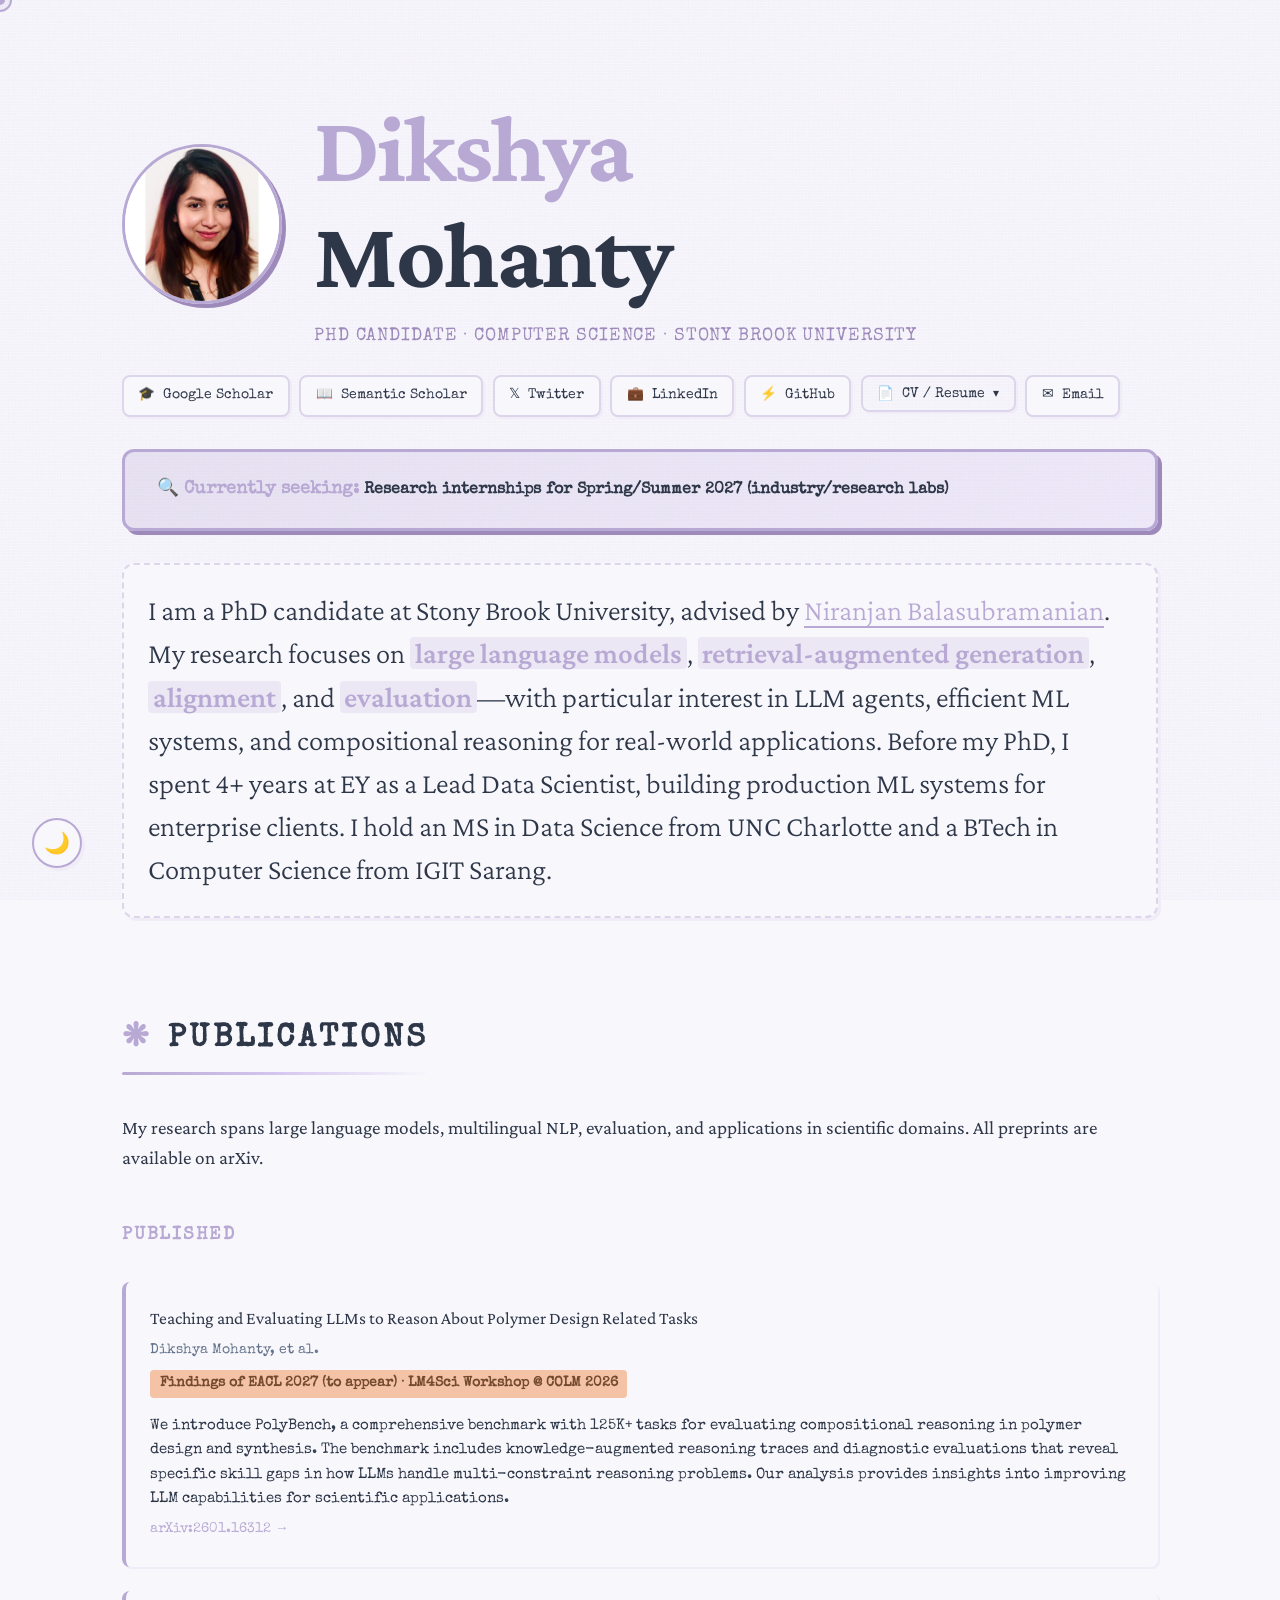
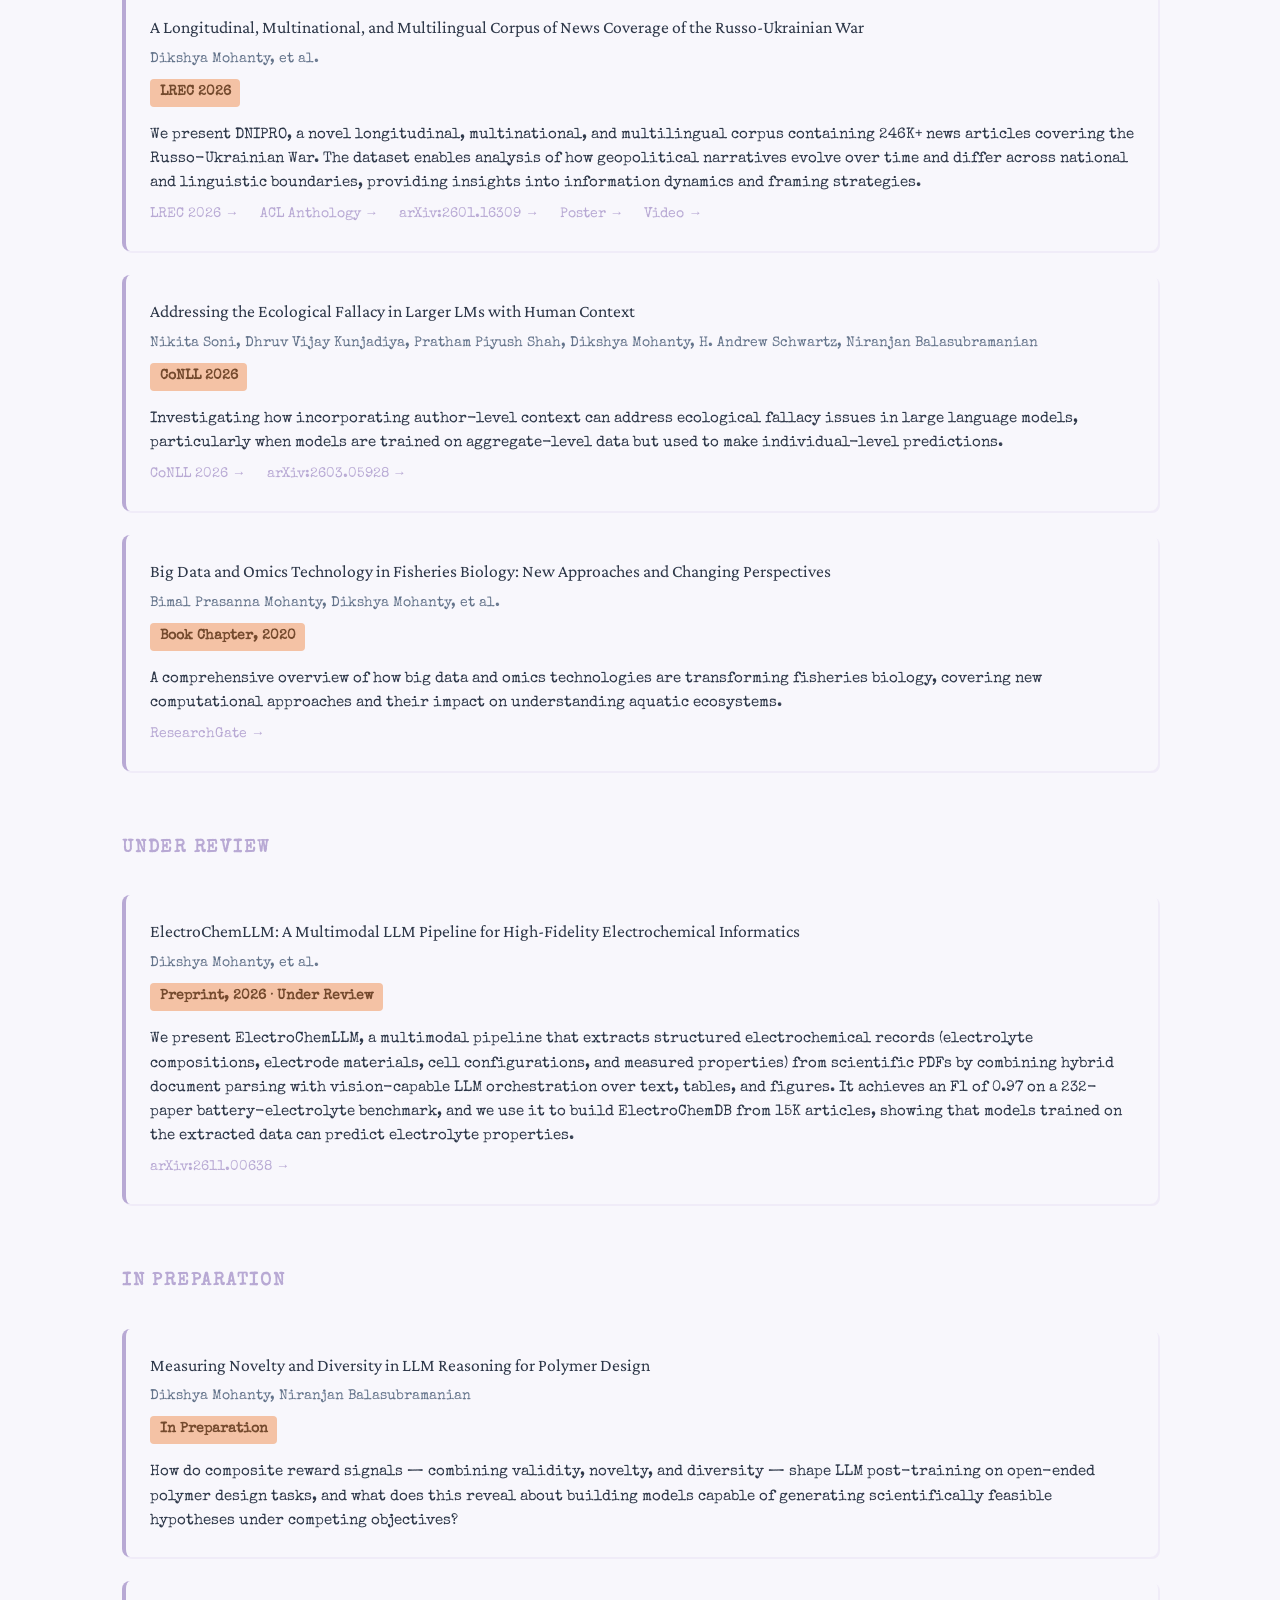
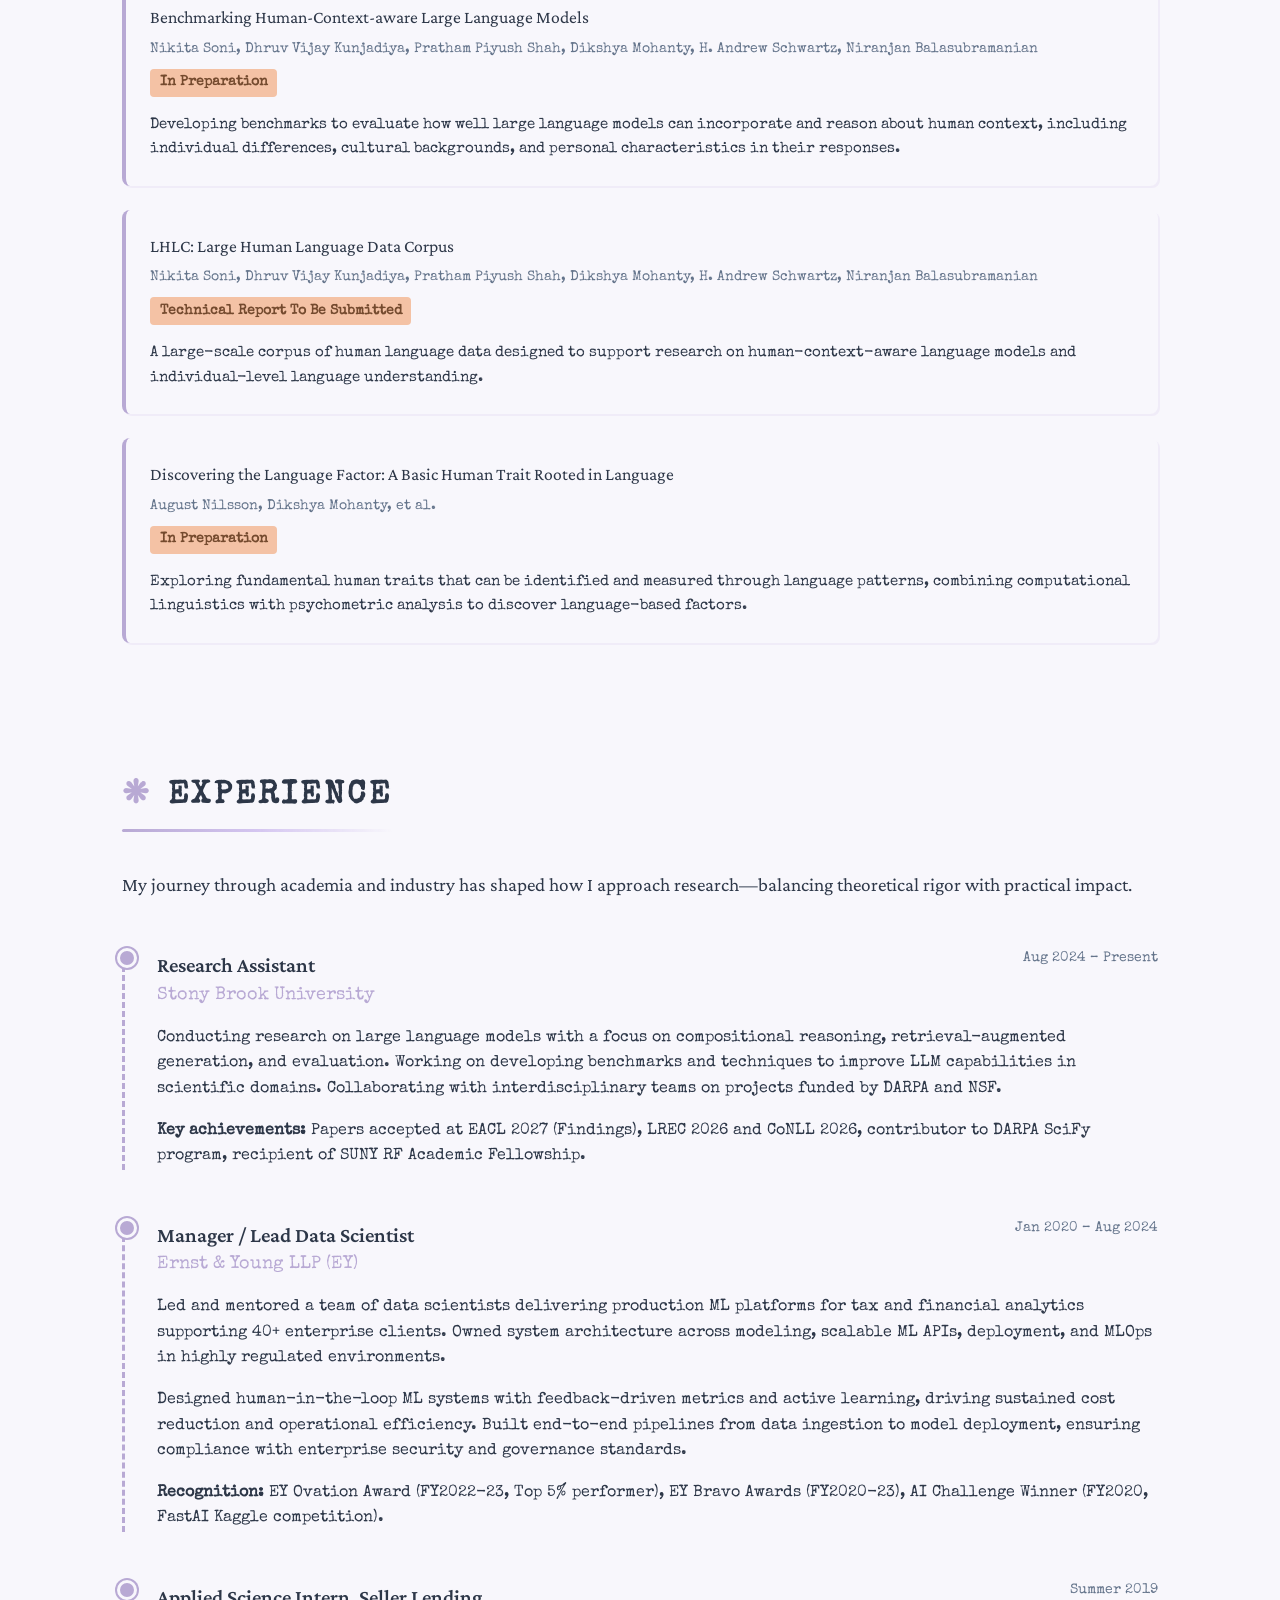
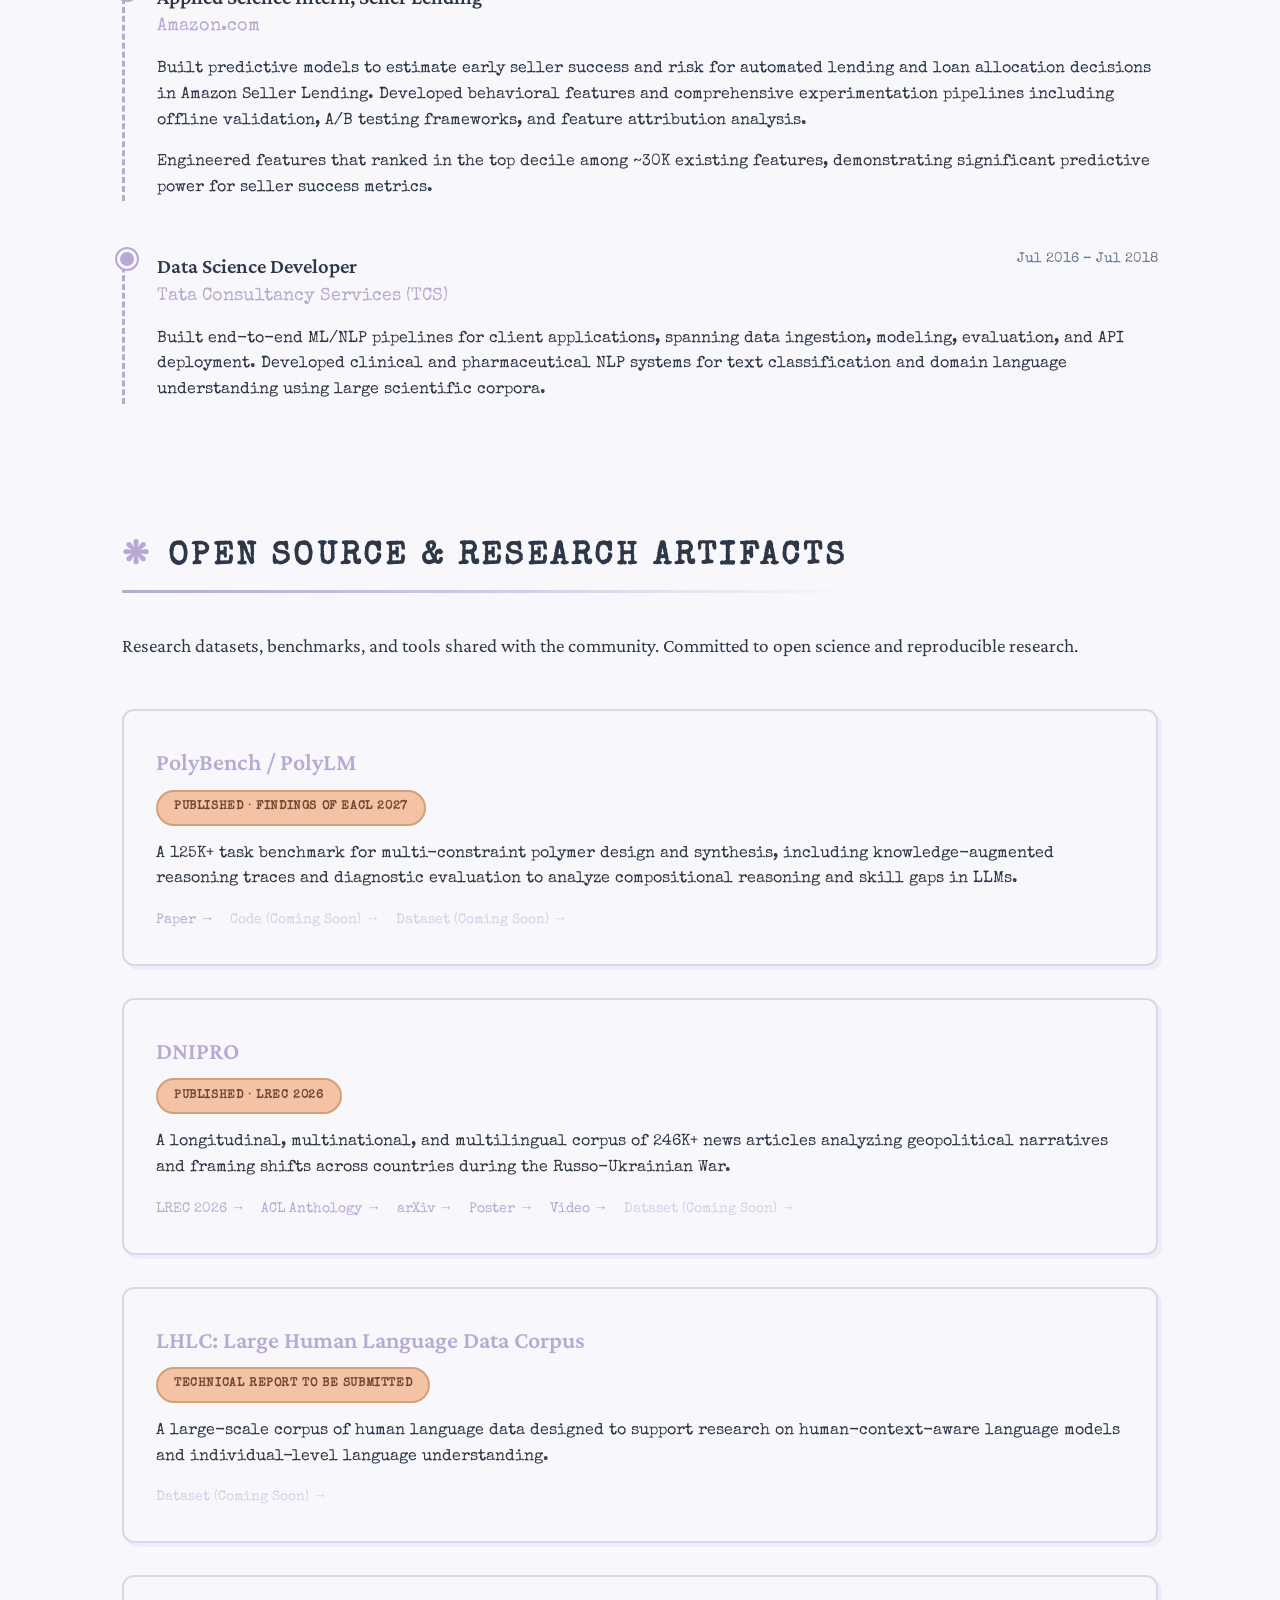
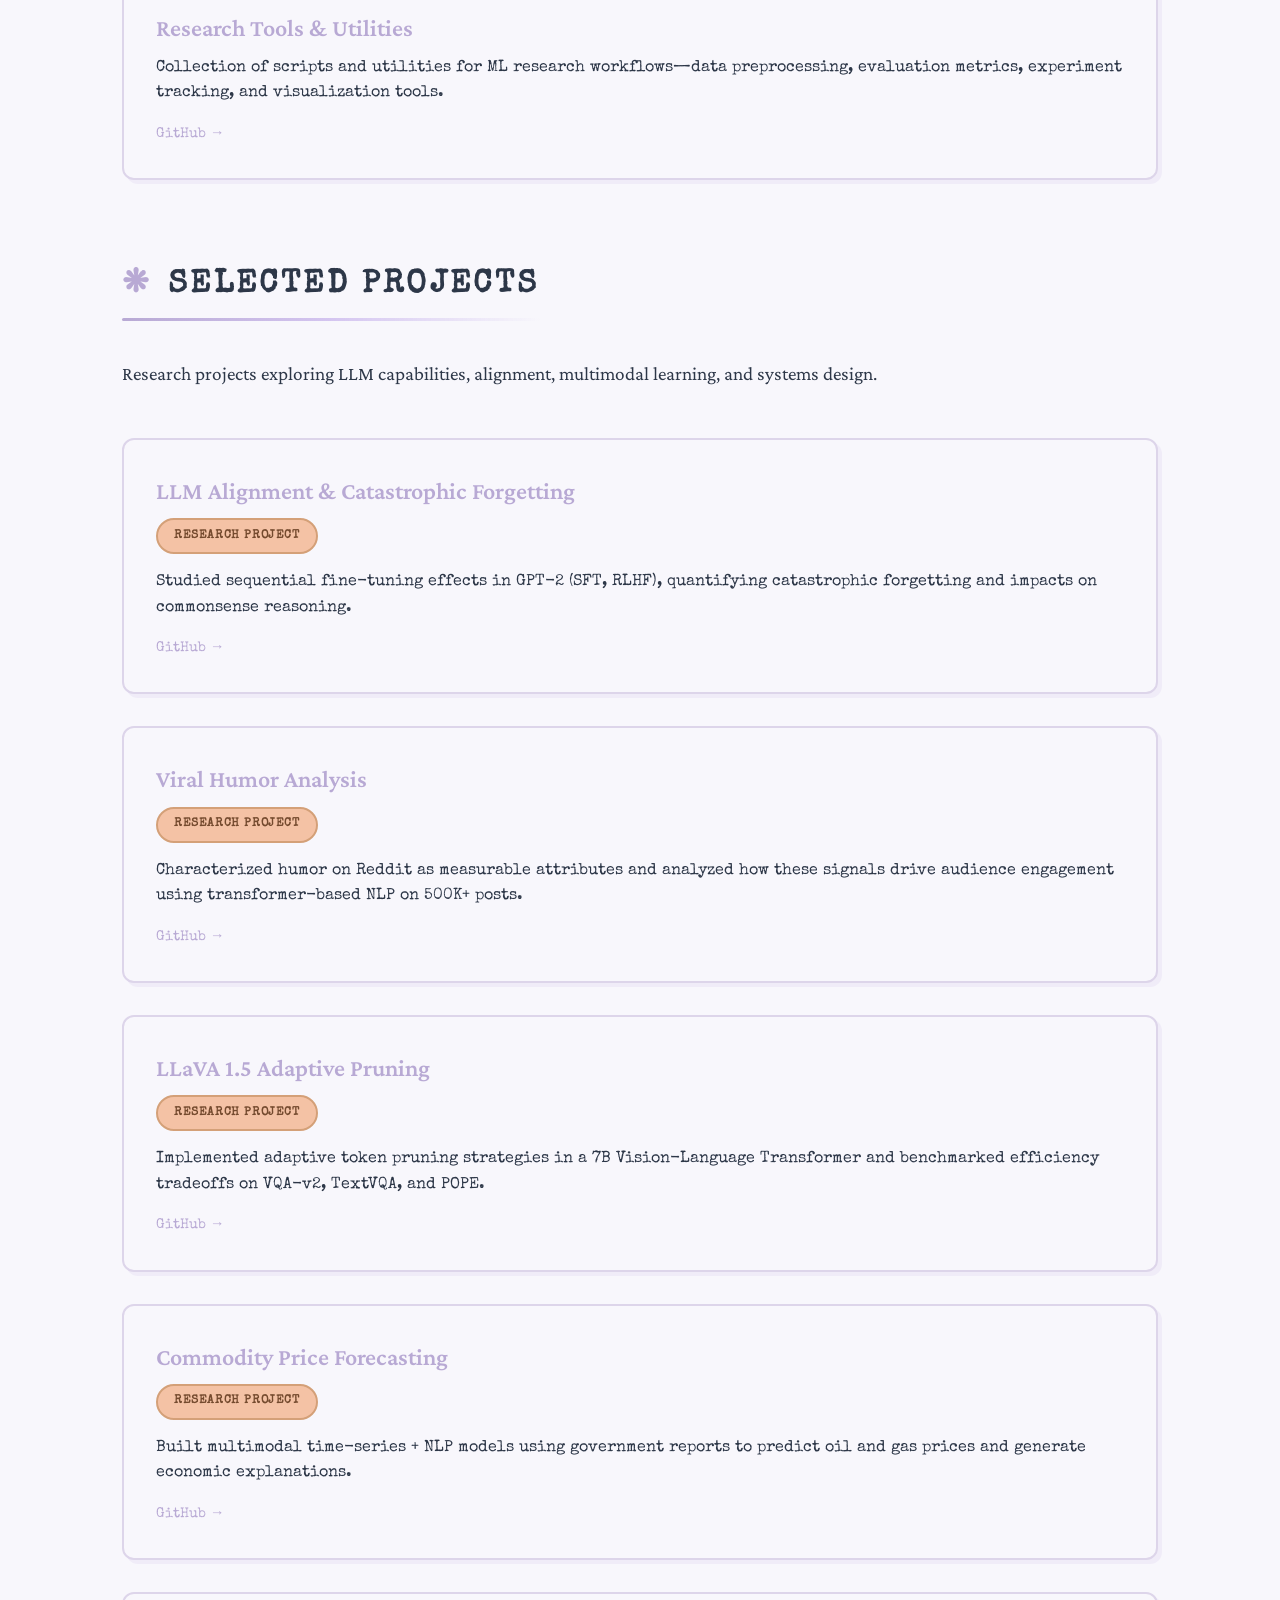
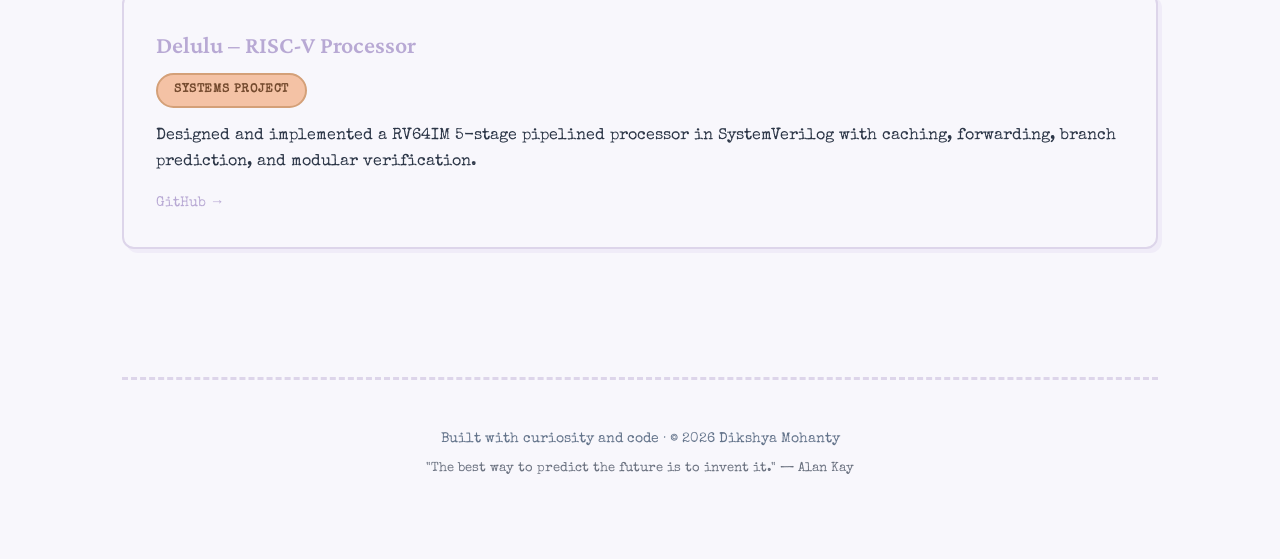
<file: index.html>
<!DOCTYPE html>
<html lang="en">
<head>
    <meta charset="UTF-8">
    <meta name="viewport" content="width=device-width, initial-scale=1.0">
    <title>Dikshya Mohanty · AI Researcher</title>
    <link href="https://fonts.googleapis.com/css2?family=Special+Elite&family=Crimson+Pro:wght@300;400;600&display=swap" rel="stylesheet">
    <link rel="stylesheet" href="css/style.css">
</head>
<body>
    <div class="bg-grid"></div>
    <div class="noise"></div>
    <div class="cursor"></div>
    <div class="cursor-follower"></div>

    <!-- <nav>
        <div class="nav-container">
            <a href="index.html" class="nav-logo">DM</a>
            <button class="mobile-menu-toggle">☰</button>
            <ul class="nav-links">
                <li><a href="index.html" class="active">Home</a></li>
                <li><a href="pages/research.html">Research</a></li>
                <li><a href="pages/projects.html">Projects</a></li>
                <li><a href="pages/experience.html">Experience</a></li>
                <li><a href="pages/publications.html">Publications</a></li>
                <li><a href="pages/blog.html">Blog</a></li>
                <li><a href="pages/hobbies.html">Hobbies</a></li>
            </ul>
        </div>
    </nav> -->

    <div class="container">
        <header>
            <div style="display: flex; align-items: center; gap: 2rem; margin-bottom: 1.5rem; flex-wrap: wrap;">
                <img src="files/1593567892057.jpeg" alt="Dikshya Mohanty" style="width: 160px; height: 160px; border-radius: 50%; object-fit: cover; border: 3px solid var(--accent); flex-shrink: 0; box-shadow: 4px 4px 0 var(--accent-dim);">
                <div>
                    <div class="glitch-wrapper">
                        <h1>
                            <span class="name-first">Dikshya</span>
                            <span class="name-last">Mohanty</span>
                        </h1>
                    </div>
                    <p class="tagline" style="margin: 0;">PhD Candidate · Computer Science · Stony Brook University</p>
                </div>
            </div>

            <div class="links">
                <a href="https://scholar.google.com/citations?user=QTG_vlMAAAAJ&hl=en" class="link-item" target="_blank">
                    <span>🎓</span> Google Scholar
                </a>
                <a href="https://www.semanticscholar.org/author/Dikshya-Mohanty/2406478944" class="link-item" target="_blank">
                    <span>📖</span> Semantic Scholar
                </a>
                <a href="https://x.com/dimohanty" class="link-item" target="_blank">
                    <span>𝕏</span> Twitter
                </a>
                <a href="https://linkedin.com/in/dikshyam" class="link-item" target="_blank">
                    <span>💼</span> LinkedIn
                </a>
                <a href="https://github.com/dikshyam" class="link-item" target="_blank">
                    <span>⚡</span> GitHub
                </a>
                <div class="link-dropdown">
                    <button class="link-item link-dropdown-toggle">
                        <span>📄</span> CV / Resume <span class="link-dropdown-arrow">▾</span>
                    </button>
                    <div class="link-dropdown-menu">
                        <a href="files/DikshyaMohanty_IndustryResume.pdf" download class="link-dropdown-item">
                            <span>📋</span> Resume (1-page)
                        </a>
                        <a href="files/DikshyaMohanty_AcademicCV.pdf" download class="link-dropdown-item">
                            <span>📜</span> Academic CV
                        </a>
                    </div>
                </div>
                <a href="/cdn-cgi/l/email-protection#24404d494b4c454a505d6447570a57504b4a5d46564b4b4f0a414051" class="link-item">
                    <span>✉</span> Email
                </a>
            </div>

            <div style="background: linear-gradient(135deg, rgba(184, 169, 212, 0.25) 0%, rgba(212, 197, 240, 0.25) 100%); border: 3px solid var(--accent); border-radius: 12px; padding: 1.5rem 2rem; margin-bottom: 2rem; animation: fadeInUp 1s ease-out 1s backwards; box-shadow: 4px 4px 0 var(--accent-dim);">
                <p style="margin: 0; font-family: var(--mono); font-size: 1rem; color: var(--text); font-weight: 600;">
                    <strong style="color: var(--accent); font-size: 1.1rem;">🔍 Currently seeking:</strong> Research internships for Spring/Summer 2027 (industry/research labs)
                </p>
            </div>

            <p class="intro">
                I am a PhD candidate at Stony Brook University, advised by
                <a href="https://www3.cs.stonybrook.edu/~niranjan/" target="_blank" class="text-link">Niranjan Balasubramanian</a>.
                My research focuses on <em>large language models</em>, <em>retrieval-augmented generation</em>,
                <em>alignment</em>, and <em>evaluation</em>—with particular interest in LLM agents, efficient ML systems,
                and compositional reasoning for real-world applications.
                Before my PhD, I spent 4+ years at EY as a Lead Data Scientist, building production ML systems
                for enterprise clients. I hold an MS in Data Science from UNC Charlotte and a BTech in Computer
                Science from IGIT Sarang.
            </p>
        </header>

        <div class="content">
            <section id="publications">
                <h2>Publications</h2>
                <p class="descriptive-text-large" style="margin-bottom: 3rem;">
                    My research spans large language models, multilingual NLP, evaluation, and applications
                    in scientific domains. All preprints are available on arXiv.
                </p>

                <h3 style="font-family: var(--mono); font-size: 1.1rem; color: var(--accent); margin-top: 3rem; margin-bottom: 1.5rem; text-transform: uppercase; letter-spacing: 0.1em;">Published</h3>

                <div class="pub-list">
                    <div class="pub-item">
                        <div class="pub-title">
                            Teaching and Evaluating LLMs to Reason About Polymer Design Related Tasks
                        </div>
                        <div class="pub-authors">Dikshya Mohanty, et al.</div>
                        <div class="pub-venue">Findings of EACL 2027 (to appear) · LM4Sci Workshop @ COLM 2026</div>
                        <p style="color: var(--text); margin-top: 1rem; font-size: 0.95rem; line-height: 1.6;">
                            We introduce PolyBench, a comprehensive benchmark with 125K+ tasks for evaluating
                            compositional reasoning in polymer design and synthesis. The benchmark includes
                            knowledge-augmented reasoning traces and diagnostic evaluations that reveal specific
                            skill gaps in how LLMs handle multi-constraint reasoning problems. Our analysis
                            provides insights into improving LLM capabilities for scientific applications.
                        </p>
                        <a href="https://arxiv.org/abs/2601.16312" class="pub-link" target="_blank">
                            arXiv:2601.16312 →
                        </a>
                    </div>

                    <div class="pub-item">
                        <div class="pub-title">
                            A Longitudinal, Multinational, and Multilingual Corpus of News Coverage of
                            the Russo-Ukrainian War
                        </div>
                        <div class="pub-authors">Dikshya Mohanty, et al.</div>
                        <div class="pub-venue">LREC 2026</div>
                        <p style="color: var(--text); margin-top: 1rem; font-size: 0.95rem; line-height: 1.6;">
                            We present DNIPRO, a novel longitudinal, multinational, and multilingual corpus
                            containing 246K+ news articles covering the Russo-Ukrainian War. The dataset enables
                            analysis of how geopolitical narratives evolve over time and differ across national
                            and linguistic boundaries, providing insights into information dynamics and framing
                            strategies.
                        </p>
                        <a href="https://lrec.elra.info/lrec2026-main-512" class="pub-link" target="_blank">
                            LREC 2026 →
                        </a>
                        <a href="https://aclanthology.org/2026.lrec-1.512/" class="pub-link" target="_blank" style="margin-left: 1rem;">
                            ACL Anthology →
                        </a>
                        <a href="https://arxiv.org/abs/2601.16309" class="pub-link" target="_blank" style="margin-left: 1rem;">
                            arXiv:2601.16309 →
                        </a>
                        <a href="https://f003.backblazeb2.com/file/lrec-media/lrec2026/posters/527.pdf" class="pub-link" target="_blank" style="margin-left: 1rem;">
                            Poster →
                        </a>
                        <a href="https://f003.backblazeb2.com/file/lrec-media/lrec2026/videos/527.mp4" class="pub-link" target="_blank" style="margin-left: 1rem;">
                            Video →
                        </a>
                    </div>

                    <div class="pub-item">
                        <div class="pub-title">
                            Addressing the Ecological Fallacy in Larger LMs with Human Context
                        </div>
                        <div class="pub-authors">
                            Nikita Soni, Dhruv Vijay Kunjadiya, Pratham Piyush Shah, Dikshya Mohanty,
                            H. Andrew Schwartz, Niranjan Balasubramanian
                        </div>
                        <div class="pub-venue">CoNLL 2026</div>
                        <p style="color: var(--text); margin-top: 1rem; font-size: 0.95rem; line-height: 1.6;">
                            Investigating how incorporating author-level context can address ecological fallacy
                            issues in large language models, particularly when models are trained on aggregate-level
                            data but used to make individual-level predictions.
                        </p>
                        <a href="https://aclanthology.org/2026.conll-main.9/" class="pub-link" target="_blank">
                            CoNLL 2026 →
                        </a>
                        <a href="https://arxiv.org/abs/2603.05928" class="pub-link" target="_blank" style="margin-left: 1rem;">
                            arXiv:2603.05928 →
                        </a>
                    </div>

                    <div class="pub-item">
                        <div class="pub-title">
                            Big Data and Omics Technology in Fisheries Biology: New Approaches and
                            Changing Perspectives
                        </div>
                        <div class="pub-authors">Bimal Prasanna Mohanty, Dikshya Mohanty, et al.</div>
                        <div class="pub-venue">Book Chapter, 2020</div>
                        <p style="color: var(--text); margin-top: 1rem; font-size: 0.95rem; line-height: 1.6;">
                            A comprehensive overview of how big data and omics technologies are transforming
                            fisheries biology, covering new computational approaches and their impact on
                            understanding aquatic ecosystems.
                        </p>
                        <a href="https://www.researchgate.net/profile/Bimal-Mohanty/publication/346953816_Big_Data_Science_and_Omics_Technology/links/5fd38ffaa6fdccdcb8baf0d1/Big-Data-Science-and-Omics-Technology.pdf" class="pub-link" target="_blank">
                            ResearchGate →
                        </a>
                    </div>
                </div>

                <h3 style="font-family: var(--mono); font-size: 1.1rem; color: var(--accent); margin-top: 4rem; margin-bottom: 1.5rem; text-transform: uppercase; letter-spacing: 0.1em;">Under Review</h3>

                <div class="pub-list">
                    <div class="pub-item">
                        <div class="pub-title">
                            ElectroChemLLM: A Multimodal LLM Pipeline for High-Fidelity Electrochemical Informatics
                        </div>
                        <div class="pub-authors">Dikshya Mohanty, et al.</div>
                        <div class="pub-venue">Preprint, 2026 · Under Review</div>
                        <p style="color: var(--text); margin-top: 1rem; font-size: 0.95rem; line-height: 1.6;">
                            We present ElectroChemLLM, a multimodal pipeline that extracts structured electrochemical
                            records (electrolyte compositions, electrode materials, cell configurations, and measured
                            properties) from scientific PDFs by combining hybrid document parsing with vision-capable
                            LLM orchestration over text, tables, and figures. It achieves an F1 of 0.97 on a 232-paper
                            battery-electrolyte benchmark, and we use it to build ElectroChemDB from 15K articles,
                            showing that models trained on the extracted data can predict electrolyte properties.
                        </p>
                        <a href="https://arxiv.org/abs/2611.00638" class="pub-link" target="_blank">
                            arXiv:2611.00638 →
                        </a>
                    </div>
                </div>

                <h3 style="font-family: var(--mono); font-size: 1.1rem; color: var(--accent); margin-top: 4rem; margin-bottom: 1.5rem; text-transform: uppercase; letter-spacing: 0.1em;">In Preparation</h3>

                <div class="pub-list">
                    <div class="pub-item">
                        <div class="pub-title">
                            Measuring Novelty and Diversity in LLM Reasoning for Polymer Design
                        </div>
                        <div class="pub-authors">Dikshya Mohanty, Niranjan Balasubramanian</div>
                        <div class="pub-venue">In Preparation</div>
                        <p style="color: var(--text); margin-top: 1rem; font-size: 0.95rem; line-height: 1.6;">
                            How do composite reward signals — combining validity, novelty, and diversity — shape LLM post-training on open-ended polymer design tasks, and what does this reveal about building models capable of generating scientifically feasible hypotheses under competing objectives?
                        </p>
                    </div>

                    <div class="pub-item">
                        <div class="pub-title">
                            Benchmarking Human-Context-aware Large Language Models
                        </div>
                        <div class="pub-authors">
                            Nikita Soni, Dhruv Vijay Kunjadiya, Pratham Piyush Shah, Dikshya Mohanty,
                            H. Andrew Schwartz, Niranjan Balasubramanian
                        </div>
                        <div class="pub-venue">In Preparation</div>
                        <p style="color: var(--text); margin-top: 1rem; font-size: 0.95rem; line-height: 1.6;">
                            Developing benchmarks to evaluate how well large language models can incorporate and
                            reason about human context, including individual differences, cultural backgrounds,
                            and personal characteristics in their responses.
                        </p>
                    </div>

                    <div class="pub-item">
                        <div class="pub-title">
                            LHLC: Large Human Language Data Corpus
                        </div>
                        <div class="pub-authors">
                            Nikita Soni, Dhruv Vijay Kunjadiya, Pratham Piyush Shah, Dikshya Mohanty,
                            H. Andrew Schwartz, Niranjan Balasubramanian
                        </div>
                        <div class="pub-venue">Technical Report To Be Submitted</div>
                        <p style="color: var(--text); margin-top: 1rem; font-size: 0.95rem; line-height: 1.6;">
                            A large-scale corpus of human language data designed to support research on
                            human-context-aware language models and individual-level language understanding.
                        </p>
                    </div>

                    <div class="pub-item">
                        <div class="pub-title">
                            Discovering the Language Factor: A Basic Human Trait Rooted in Language
                        </div>
                        <div class="pub-authors">August Nilsson, Dikshya Mohanty, et al.</div>
                        <div class="pub-venue">In Preparation</div>
                        <p style="color: var(--text); margin-top: 1rem; font-size: 0.95rem; line-height: 1.6;">
                            Exploring fundamental human traits that can be identified and measured through
                            language patterns, combining computational linguistics with psychometric analysis
                            to discover language-based factors.
                        </p>
                    </div>
                </div>

            </section>

            <section id="experience">
                <h2>Experience</h2>
                <p class="descriptive-text-large" style="margin-bottom: 3rem;">
                    My journey through academia and industry has shaped how I approach research—balancing
                    theoretical rigor with practical impact.
                </p>

                <div class="experience-list">
                    <div class="experience-item">
                        <div class="exp-header">
                            <div>
                                <div class="exp-title">Research Assistant</div>
                                <div class="exp-company">Stony Brook University</div>
                            </div>
                            <div class="exp-date">Aug 2024 – Present</div>
                        </div>
                        <p class="exp-desc">
                            Conducting research on large language models with a focus on compositional reasoning,
                            retrieval-augmented generation, and evaluation. Working on developing benchmarks and
                            techniques to improve LLM capabilities in scientific domains. Collaborating with
                            interdisciplinary teams on projects funded by DARPA and NSF.
                        </p>
                        <p class="exp-desc" style="margin-top: 1rem;">
                            <strong>Key achievements:</strong> Papers accepted at EACL 2027 (Findings), LREC 2026 and CoNLL 2026,
                            contributor to DARPA SciFy program, recipient of SUNY RF Academic Fellowship.
                        </p>
                    </div>

                    <div class="experience-item">
                        <div class="exp-header">
                            <div>
                                <div class="exp-title">Manager / Lead Data Scientist</div>
                                <div class="exp-company">Ernst & Young LLP (EY)</div>
                            </div>
                            <div class="exp-date">Jan 2020 – Aug 2024</div>
                        </div>
                        <p class="exp-desc">
                            Led and mentored a team of data scientists delivering production ML platforms for
                            tax and financial analytics supporting 40+ enterprise clients. Owned system architecture
                            across modeling, scalable ML APIs, deployment, and MLOps in highly regulated environments.
                        </p>
                        <p class="exp-desc" style="margin-top: 1rem;">
                            Designed human-in-the-loop ML systems with feedback-driven metrics and active learning,
                            driving sustained cost reduction and operational efficiency. Built end-to-end pipelines
                            from data ingestion to model deployment, ensuring compliance with enterprise security
                            and governance standards.
                        </p>
                        <p class="exp-desc" style="margin-top: 1rem;">
                            <strong>Recognition:</strong> EY Ovation Award (FY2022-23, Top 5% performer),
                            EY Bravo Awards (FY2020-23), AI Challenge Winner (FY2020, FastAI Kaggle competition).
                        </p>
                    </div>

                    <div class="experience-item">
                        <div class="exp-header">
                            <div>
                                <div class="exp-title">Applied Science Intern, Seller Lending</div>
                                <div class="exp-company">Amazon.com</div>
                            </div>
                            <div class="exp-date">Summer 2019</div>
                        </div>
                        <p class="exp-desc">
                            Built predictive models to estimate early seller success and risk for automated
                            lending and loan allocation decisions in Amazon Seller Lending. Developed behavioral
                            features and comprehensive experimentation pipelines including offline validation,
                            A/B testing frameworks, and feature attribution analysis.
                        </p>
                        <p class="exp-desc" style="margin-top: 1rem;">
                            Engineered features that ranked in the top decile among ~30K existing features,
                            demonstrating significant predictive power for seller success metrics.
                        </p>
                    </div>

                    <div class="experience-item">
                        <div class="exp-header">
                            <div>
                                <div class="exp-title">Data Science Developer</div>
                                <div class="exp-company">Tata Consultancy Services (TCS)</div>
                            </div>
                            <div class="exp-date">Jul 2016 – Jul 2018</div>
                        </div>
                        <p class="exp-desc">
                            Built end-to-end ML/NLP pipelines for client applications, spanning data ingestion,
                            modeling, evaluation, and API deployment. Developed clinical and pharmaceutical NLP
                            systems for text classification and domain language understanding using large scientific
                            corpora.
                        </p>
                    </div>
                </div>
            </section>

            <section id="projects">
                <h2>Open Source &amp; Research Artifacts</h2>
                <p class="descriptive-text-large" style="margin-bottom: 3rem;">
                    Research datasets, benchmarks, and tools shared with the community.
                    Committed to open science and reproducible research.
                </p>

                <div class="projects-grid">
                    <div class="project-card">
                        <h3 class="project-title">PolyBench / PolyLM</h3>
                        <span class="project-status">Published · Findings of EACL 2027</span>
                        <p class="project-desc">
                            A 125K+ task benchmark for multi-constraint polymer design and synthesis, including
                            knowledge-augmented reasoning traces and diagnostic evaluation to analyze compositional
                            reasoning and skill gaps in LLMs.
                        </p>
                        <div style="display: flex; gap: 1rem; margin-top: 1rem; flex-wrap: wrap;">
                            <a href="https://arxiv.org/abs/2601.16312" class="project-link" target="_blank">Paper →</a>
                            <span class="project-link" style="opacity: 0.5; cursor: default;">Code (Coming Soon) →</span>
                            <span class="project-link" style="opacity: 0.5; cursor: default;">Dataset (Coming Soon) →</span>
                        </div>
                    </div>

                    <div class="project-card">
                        <h3 class="project-title">DNIPRO</h3>
                        <span class="project-status">Published · LREC 2026</span>
                        <p class="project-desc">
                            A longitudinal, multinational, and multilingual corpus of 246K+ news articles analyzing
                            geopolitical narratives and framing shifts across countries during the Russo-Ukrainian War.
                        </p>
                        <div style="display: flex; gap: 1rem; margin-top: 1rem; flex-wrap: wrap;">
                            <a href="https://lrec.elra.info/lrec2026-main-512" class="project-link" target="_blank">LREC 2026 →</a>
                            <a href="https://aclanthology.org/2026.lrec-1.512/" class="project-link" target="_blank">ACL Anthology →</a>
                            <a href="https://arxiv.org/abs/2601.16309" class="project-link" target="_blank">arXiv →</a>
                            <a href="https://f003.backblazeb2.com/file/lrec-media/lrec2026/posters/527.pdf" class="project-link" target="_blank">Poster →</a>
                            <a href="https://f003.backblazeb2.com/file/lrec-media/lrec2026/videos/527.mp4" class="project-link" target="_blank">Video →</a>
                            <span class="project-link" style="opacity: 0.5; cursor: default;">Dataset (Coming Soon) →</span>
                        </div>
                    </div>

                    <div class="project-card">
                        <h3 class="project-title">LHLC: Large Human Language Data Corpus</h3>
                        <span class="project-status">Technical Report To Be Submitted</span>
                        <p class="project-desc">
                            A large-scale corpus of human language data designed to support research on
                            human-context-aware language models and individual-level language understanding.
                        </p>
                        <div style="display: flex; gap: 1rem; margin-top: 1rem; flex-wrap: wrap;">
                            <span class="project-link" style="opacity: 0.5; cursor: default;">Dataset (Coming Soon) →</span>
                        </div>
                    </div>

                    <div class="project-card">
                        <h3 class="project-title">Research Tools &amp; Utilities</h3>
                        <p class="project-desc">
                            Collection of scripts and utilities for ML research workflows—data preprocessing,
                            evaluation metrics, experiment tracking, and visualization tools.
                        </p>
                        <div style="display: flex; gap: 1rem; margin-top: 1rem; flex-wrap: wrap;">
                            <a href="https://github.com/dikshyam" class="project-link" target="_blank">GitHub →</a>
                        </div>
                    </div>
                </div>

                <h2 style="margin-top: 5rem;">Selected Projects</h2>
                <p class="descriptive-text-large" style="margin-bottom: 3rem;">
                    Research projects exploring LLM capabilities, alignment, multimodal learning, and systems design.
                </p>

                <div class="projects-grid">
                    <div class="project-card">
                        <h3 class="project-title">LLM Alignment &amp; Catastrophic Forgetting</h3>
                        <span class="project-status">Research Project</span>
                        <p class="project-desc">
                            Studied sequential fine-tuning effects in GPT-2 (SFT, RLHF), quantifying
                            catastrophic forgetting and impacts on commonsense reasoning.
                        </p>
                        <div style="display: flex; gap: 1rem; margin-top: 1rem; flex-wrap: wrap;">
                            <a href="https://github.com/dikshyam/Are-Methods-for-Aligning-LLMs-Prone-to-Catastrophic-Forgetting-", class="project-link" target="_blank">GitHub →</a>
                            <!-- <span class="project-link" style="opacity: 0.5; cursor: default;">GitHub (Coming Soon) →</span> -->
                        </div>
                    </div>

                    <div class="project-card">
                        <h3 class="project-title">Viral Humor Analysis</h3>
                        <span class="project-status">Research Project</span>
                        <p class="project-desc">
                            Characterized humor on Reddit as measurable attributes and analyzed how these
                            signals drive audience engagement using transformer-based NLP on 500K+ posts.
                        </p>
                        <div style="display: flex; gap: 1rem; margin-top: 1rem; flex-wrap: wrap;">
                            <a href="https://github.com/dikshyam/Analyzing-Humor-Quality-and-Engagement-Trends-on-Reddit" class="project-link" target="_blank">GitHub →</a>
                        </div>
                    </div>

                    <div class="project-card">
                        <h3 class="project-title">LLaVA 1.5 Adaptive Pruning</h3>
                        <span class="project-status">Research Project</span>
                        <p class="project-desc">
                            Implemented adaptive token pruning strategies in a 7B Vision-Language Transformer
                            and benchmarked efficiency tradeoffs on VQA-v2, TextVQA, and POPE.
                        </p>
                        <div style="display: flex; gap: 1rem; margin-top: 1rem; flex-wrap: wrap;">
                            <!-- <span class="project-link" style="opacity: 0.5; cursor: default;">GitHub (Coming Soon) →</span> -->
                            <a href="https://github.com/dikshyam/Adaptive-Pruning-Strategies" class="project-link" target="_blank">GitHub →</a>
                        </div>
                    </div>

                    <div class="project-card">
                        <h3 class="project-title">Commodity Price Forecasting</h3>
                        <span class="project-status">Research Project</span>
                        <p class="project-desc">
                            Built multimodal time-series + NLP models using government reports to predict
                            oil and gas prices and generate economic explanations.
                        </p>
                        <div style="display: flex; gap: 1rem; margin-top: 1rem; flex-wrap: wrap;">
                            <a href="https://github.com/dikshyam/Delulu-5-Stage-Pipelined-RISC-V-Processor" class="project-link" target="_blank">GitHub →</a>
                            <!-- <span class="project-link" style="opacity: 0.5; cursor: default;">GitHub (Coming Soon) →</span> -->
                        </div>
                    </div>

                    <div class="project-card">
                        <h3 class="project-title">Delulu – RISC-V Processor</h3>
                        <span class="project-status">Systems Project</span>
                        <p class="project-desc">
                            Designed and implemented a RV64IM 5-stage pipelined processor in SystemVerilog
                            with caching, forwarding, branch prediction, and modular verification.
                        </p>
                        <div style="display: flex; gap: 1rem; margin-top: 1rem; flex-wrap: wrap;">
                            <!-- <span class="project-link" style="opacity: 0.5; cursor: default;">GitHub (Coming Soon) →</span> -->
                             <a href="https://github.com/dikshyam/Delulu-5-Stage-Pipelined-RISC-V-Processor" class="project-link" target="_blank">GitHub →</a>
                        </div>
                    </div>
                </div>
            </section>

        </div>

        <footer>
            <p>Built with curiosity and code · © 2026 Dikshya Mohanty</p>
            <p style="margin-top: 0.5rem; font-size: 0.8rem; color: #6b7280;">
                "The best way to predict the future is to invent it." — Alan Kay
            </p>
        </footer>
    </div>

    <div class="scroll-indicator" onclick="window.scrollTo({top: 0, behavior: 'smooth'})">
        ↑
    </div>

    <button class="theme-toggle" id="theme-toggle" aria-label="Toggle dark mode">
        🌙
    </button>

    <script src="js/main.js"></script>
</body>
</html>
</file>
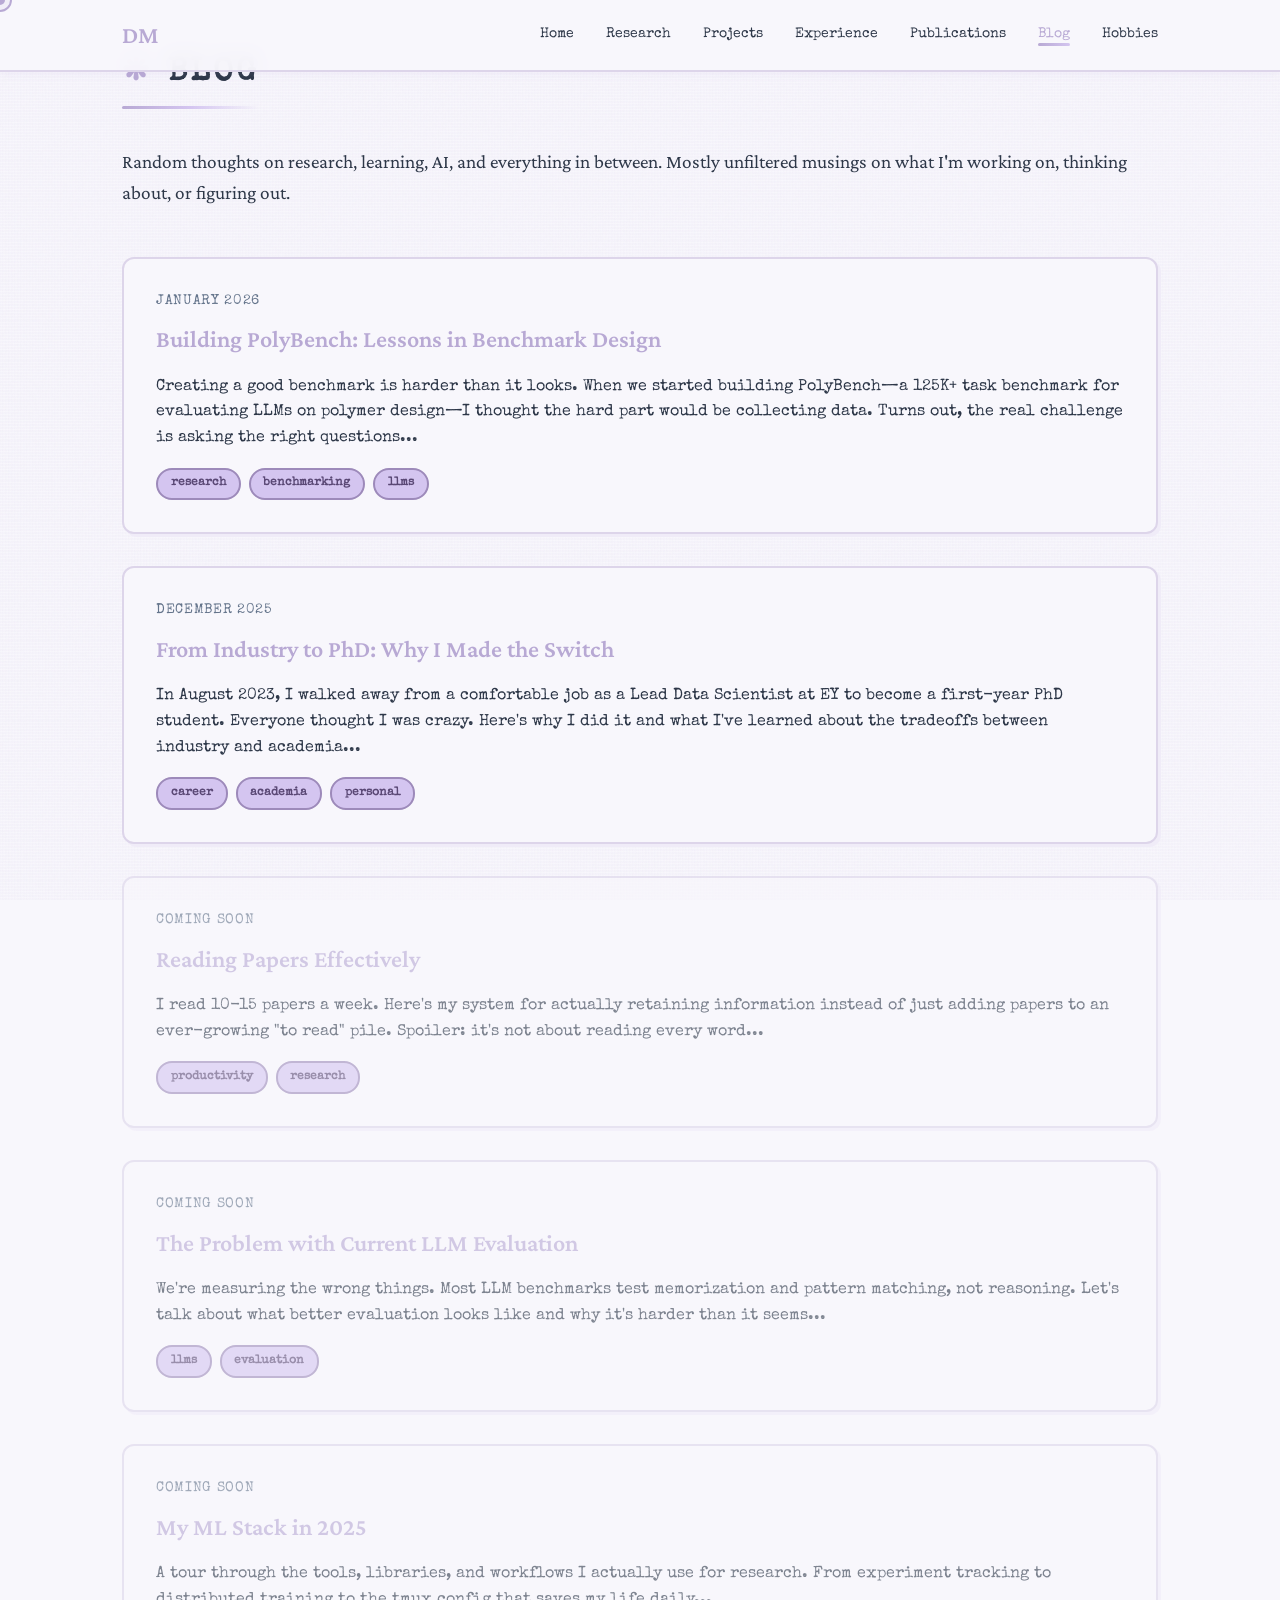
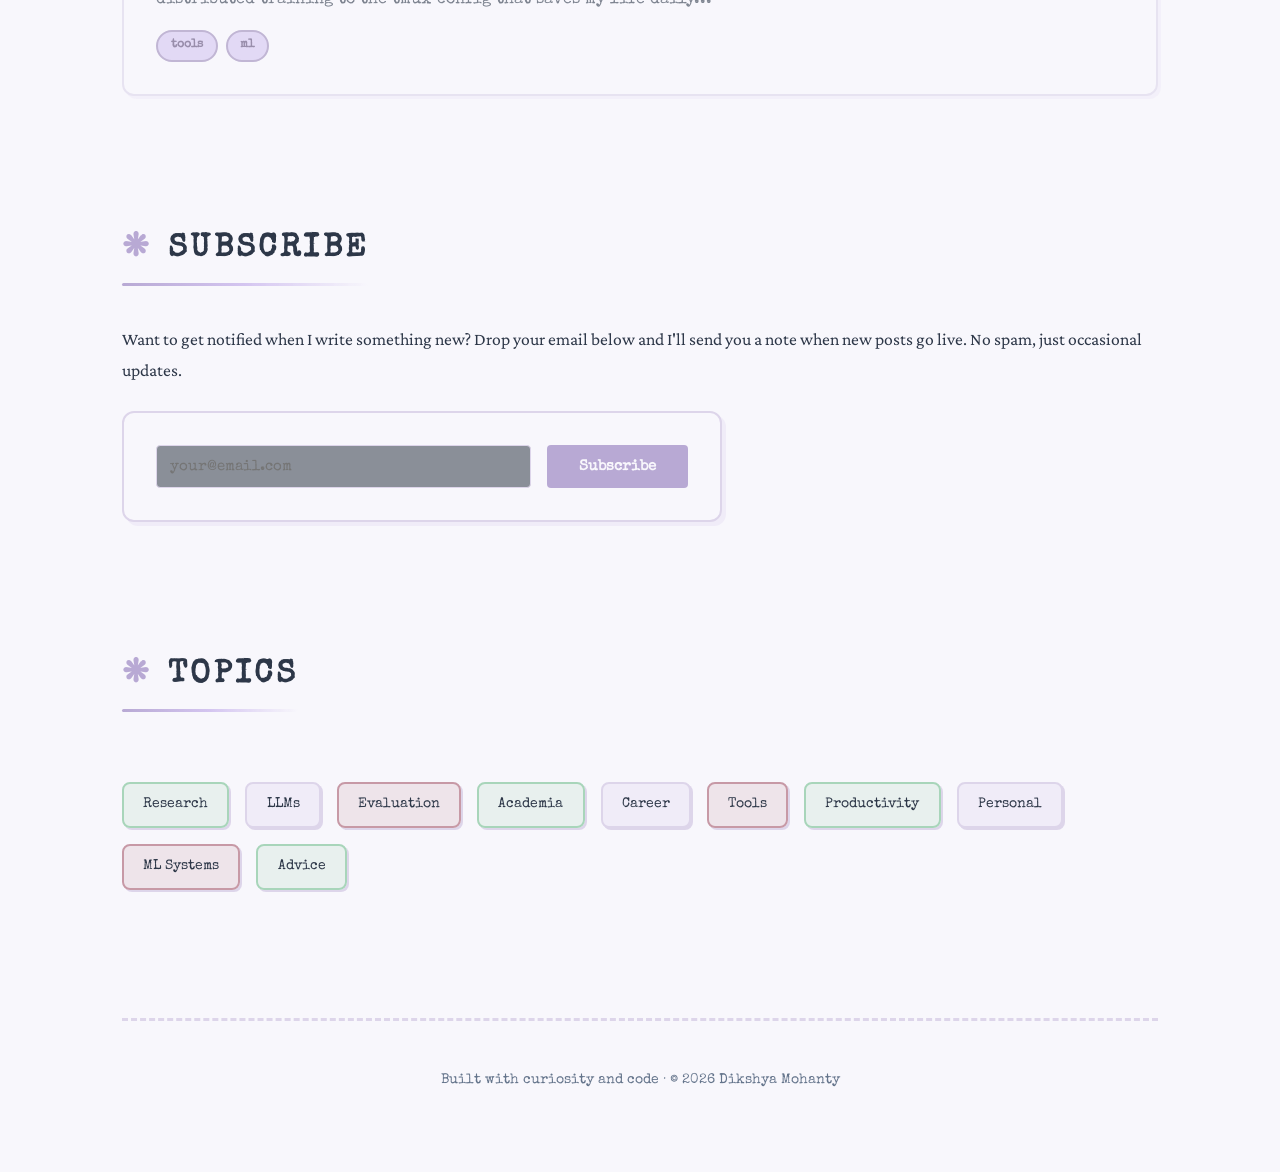
<file: pages/blog.html>
<!DOCTYPE html>
<html lang="en">
<head>
    <meta charset="UTF-8">
    <meta name="viewport" content="width=device-width, initial-scale=1.0">
    <title>Blog · Dikshya Mohanty</title>
    <link href="https://fonts.googleapis.com/css2?family=Special+Elite&family=Crimson+Pro:wght@300;400;600&display=swap" rel="stylesheet">
    <link rel="stylesheet" href="../css/style.css">
</head>
<body>
    <div class="bg-grid"></div>
    <div class="noise"></div>
    <div class="cursor"></div>
    <div class="cursor-follower"></div>

    <nav>
        <div class="nav-container">
            <a href="../index.html" class="nav-logo">DM</a>
            <button class="mobile-menu-toggle">☰</button>
            <ul class="nav-links">
                <li><a href="../index.html">Home</a></li>
                <li><a href="research.html">Research</a></li>
                <li><a href="projects.html">Projects</a></li>
                <li><a href="experience.html">Experience</a></li>
                <li><a href="publications.html">Publications</a></li>
                <li><a href="blog.html">Blog</a></li>
                <li><a href="hobbies.html">Hobbies</a></li>
            </ul>
        </div>
    </nav>

    <div class="container">
        <div class="content">
            <section id="blog">
                <h2>Blog</h2>
                <p class="descriptive-text-large" style="margin-bottom: 3rem;">
                    Random thoughts on research, learning, AI, and everything in between. 
                    Mostly unfiltered musings on what I'm working on, thinking about, or figuring out.
                </p>
                
                <div class="blog-grid">
                    <!-- Real blog posts -->
                    <a href="blog/polybench-lessons.html" style="text-decoration: none; color: inherit;">
                        <div class="blog-card">
                            <div class="blog-date">January 2026</div>
                            <h3 class="blog-title">Building PolyBench: Lessons in Benchmark Design</h3>
                            <p class="blog-excerpt">
                                Creating a good benchmark is harder than it looks. When we started building PolyBench—a 
                                125K+ task benchmark for evaluating LLMs on polymer design—I thought the hard part would 
                                be collecting data. Turns out, the real challenge is asking the right questions...
                            </p>
                            <div class="blog-tags">
                                <span class="blog-tag">research</span>
                                <span class="blog-tag">benchmarking</span>
                                <span class="blog-tag">llms</span>
                            </div>
                        </div>
                    </a>

                    <a href="blog/industry-to-phd.html" style="text-decoration: none; color: inherit;">
                        <div class="blog-card">
                            <div class="blog-date">December 2025</div>
                            <h3 class="blog-title">From Industry to PhD: Why I Made the Switch</h3>
                            <p class="blog-excerpt">
                                In August 2023, I walked away from a comfortable job as a Lead Data Scientist at EY 
                                to become a first-year PhD student. Everyone thought I was crazy. Here's why I did it 
                                and what I've learned about the tradeoffs between industry and academia...
                            </p>
                            <div class="blog-tags">
                                <span class="blog-tag">career</span>
                                <span class="blog-tag">academia</span>
                                <span class="blog-tag">personal</span>
                            </div>
                        </div>
                    </a>

                    <!-- Placeholder posts - you can write these when you have time -->
                    <div class="blog-card" style="opacity: 0.6;">
                        <div class="blog-date">Coming Soon</div>
                        <h3 class="blog-title">Reading Papers Effectively</h3>
                        <p class="blog-excerpt">
                            I read 10-15 papers a week. Here's my system for actually retaining information 
                            instead of just adding papers to an ever-growing "to read" pile. Spoiler: it's 
                            not about reading every word...
                        </p>
                        <div class="blog-tags">
                            <span class="blog-tag">productivity</span>
                            <span class="blog-tag">research</span>
                        </div>
                    </div>

                    <div class="blog-card" style="opacity: 0.6;">
                        <div class="blog-date">Coming Soon</div>
                        <h3 class="blog-title">The Problem with Current LLM Evaluation</h3>
                        <p class="blog-excerpt">
                            We're measuring the wrong things. Most LLM benchmarks test memorization and pattern 
                            matching, not reasoning. Let's talk about what better evaluation looks like and 
                            why it's harder than it seems...
                        </p>
                        <div class="blog-tags">
                            <span class="blog-tag">llms</span>
                            <span class="blog-tag">evaluation</span>
                        </div>
                    </div>

                    <div class="blog-card" style="opacity: 0.6;">
                        <div class="blog-date">Coming Soon</div>
                        <h3 class="blog-title">My ML Stack in 2025</h3>
                        <p class="blog-excerpt">
                            A tour through the tools, libraries, and workflows I actually use for research. 
                            From experiment tracking to distributed training to the tmux config that saves 
                            my life daily...
                        </p>
                        <div class="blog-tags">
                            <span class="blog-tag">tools</span>
                            <span class="blog-tag">ml</span>
                        </div>
                    </div>
                </div>
            </section>

            <section>
                <h2>Subscribe</h2>
                <p class="descriptive-text">
                    Want to get notified when I write something new? Drop your email below and I'll 
                    send you a note when new posts go live. No spam, just occasional updates.
                </p>
                <div class="project-card" style="max-width: 600px;">
                    <form style="display: flex; gap: 1rem; flex-wrap: wrap;">
                        <input 
                            type="email" 
                            placeholder="your@email.com" 
                            style="flex: 1; min-width: 200px; padding: 0.8rem; background: rgba(31, 41, 55, 0.5); border: 1px solid var(--border); border-radius: 4px; color: var(--text); font-family: var(--mono); font-size: 0.95rem;"
                        >
                        <button 
                            type="submit" 
                            style="padding: 0.8rem 2rem; background: var(--accent); color: var(--bg); border: none; border-radius: 4px; font-family: var(--mono); font-size: 0.95rem; font-weight: 600; cursor: pointer; transition: all 0.3s ease;"
                        >
                            Subscribe
                        </button>
                    </form>
                </div>
            </section>

            <section>
                <h2>Topics</h2>
                <div class="interests">
                    <span class="interest-tag">Research</span>
                    <span class="interest-tag">LLMs</span>
                    <span class="interest-tag">Evaluation</span>
                    <span class="interest-tag">Academia</span>
                    <span class="interest-tag">Career</span>
                    <span class="interest-tag">Tools</span>
                    <span class="interest-tag">Productivity</span>
                    <span class="interest-tag">Personal</span>
                    <span class="interest-tag">ML Systems</span>
                    <span class="interest-tag">Advice</span>
                </div>
            </section>
        </div>

        <footer>
            <p>Built with curiosity and code · © 2026 Dikshya Mohanty</p>
        </footer>
    </div>

    <div class="scroll-indicator" onclick="window.scrollTo({top: 0, behavior: 'smooth'})">
        ↑
    </div>

    <script src="../js/main.js"></script>
</body>
</html>
</file>
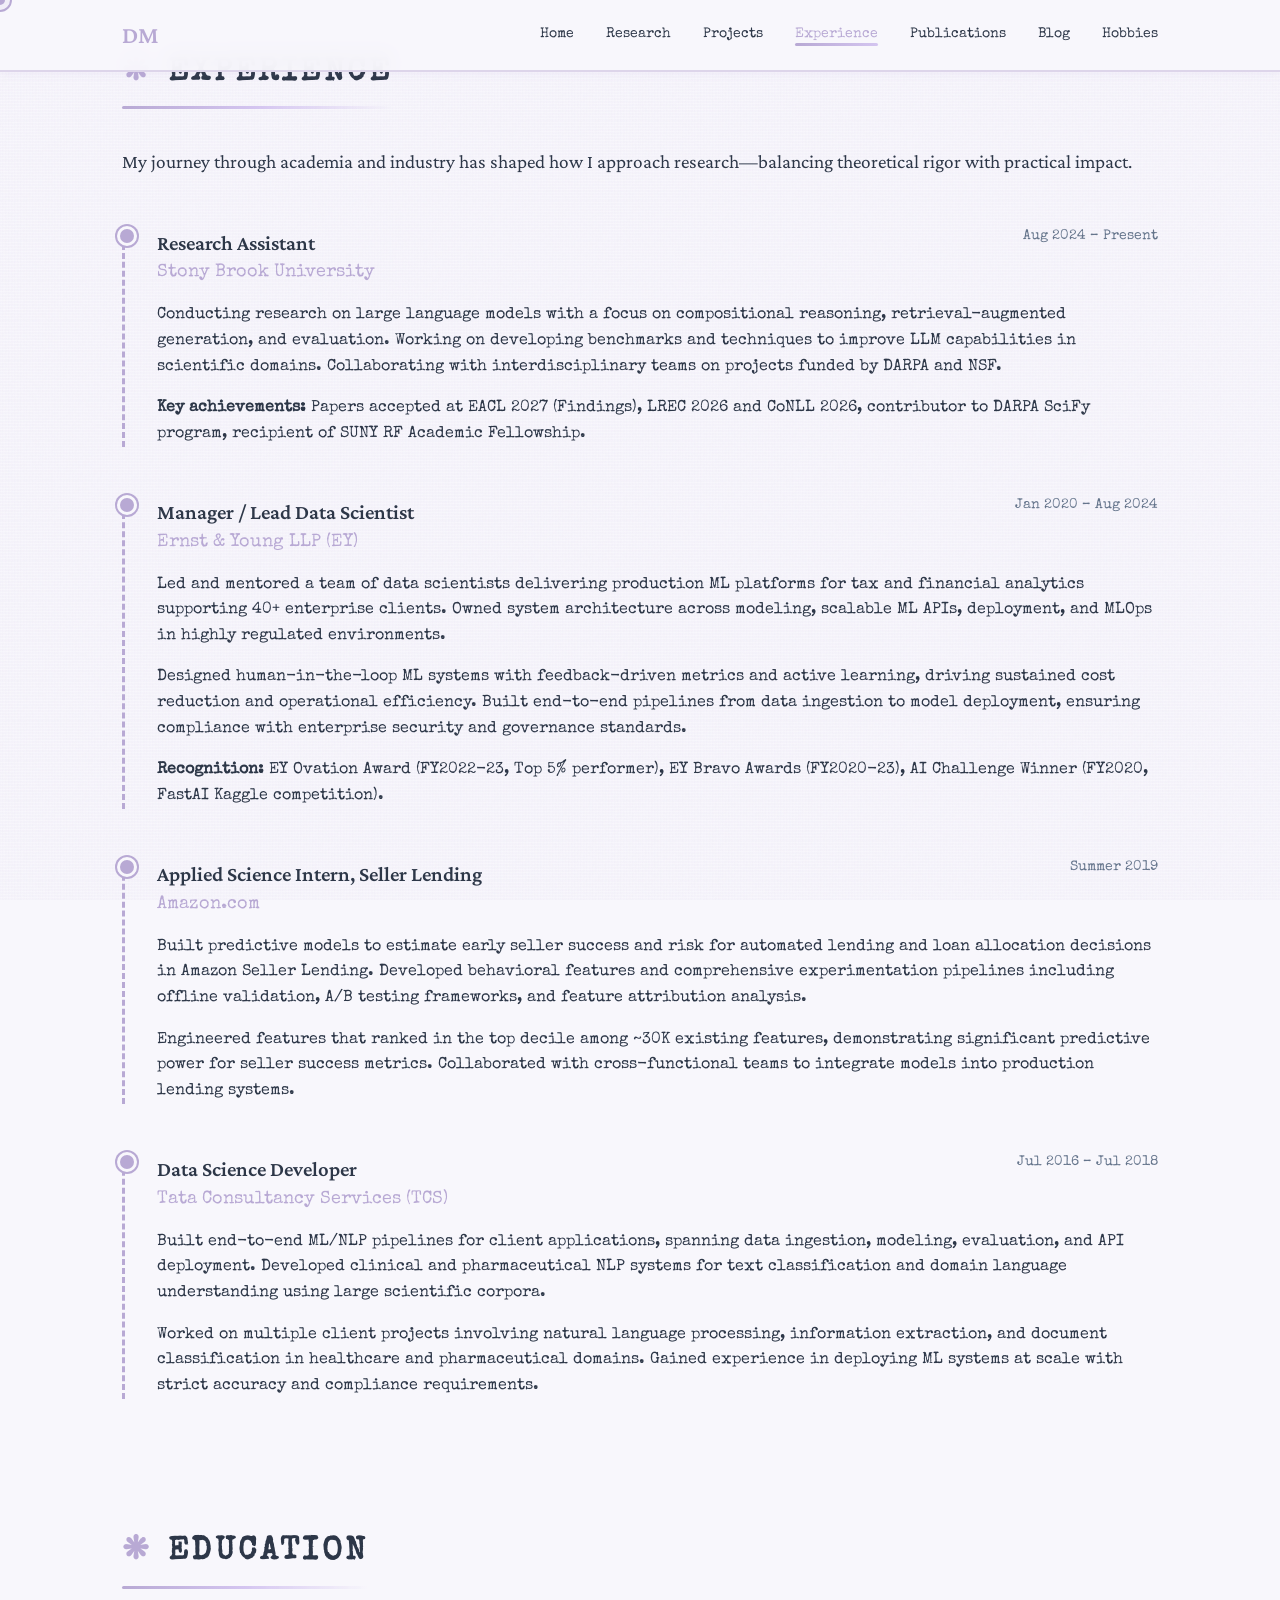
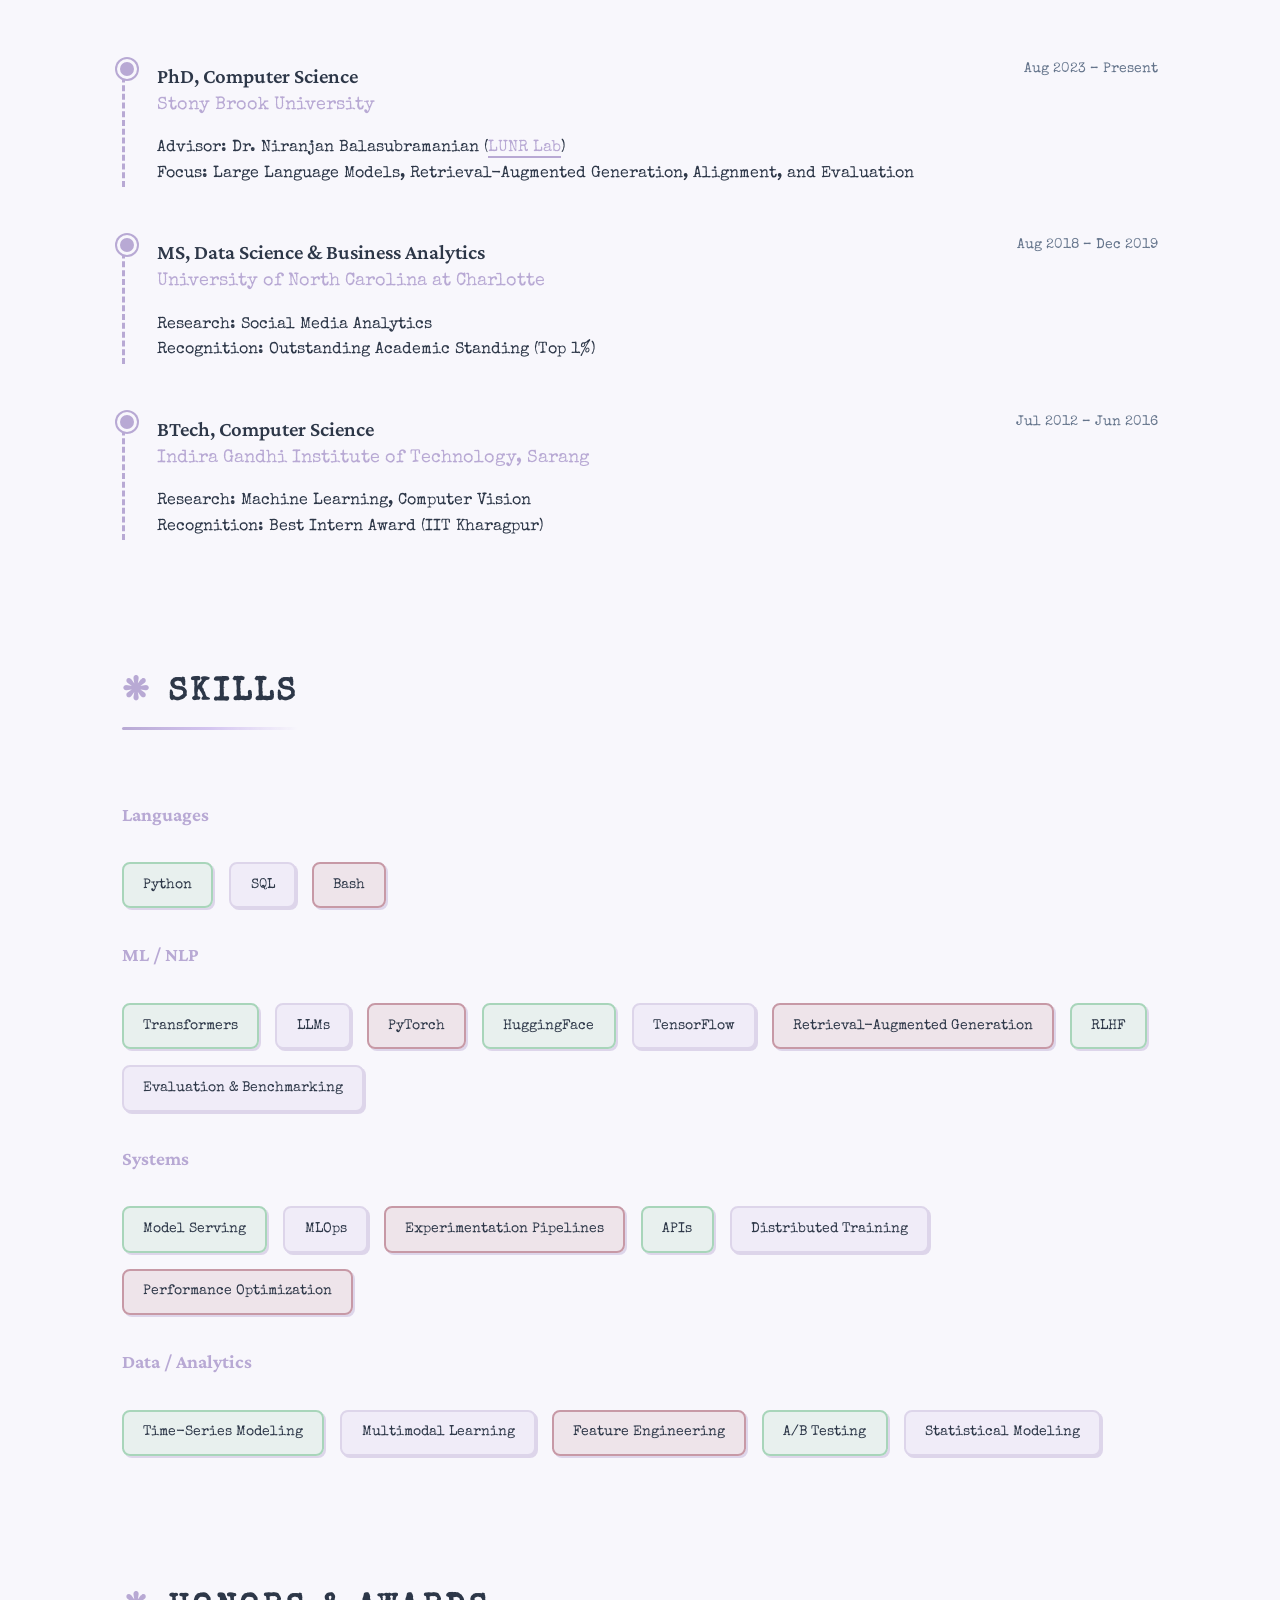
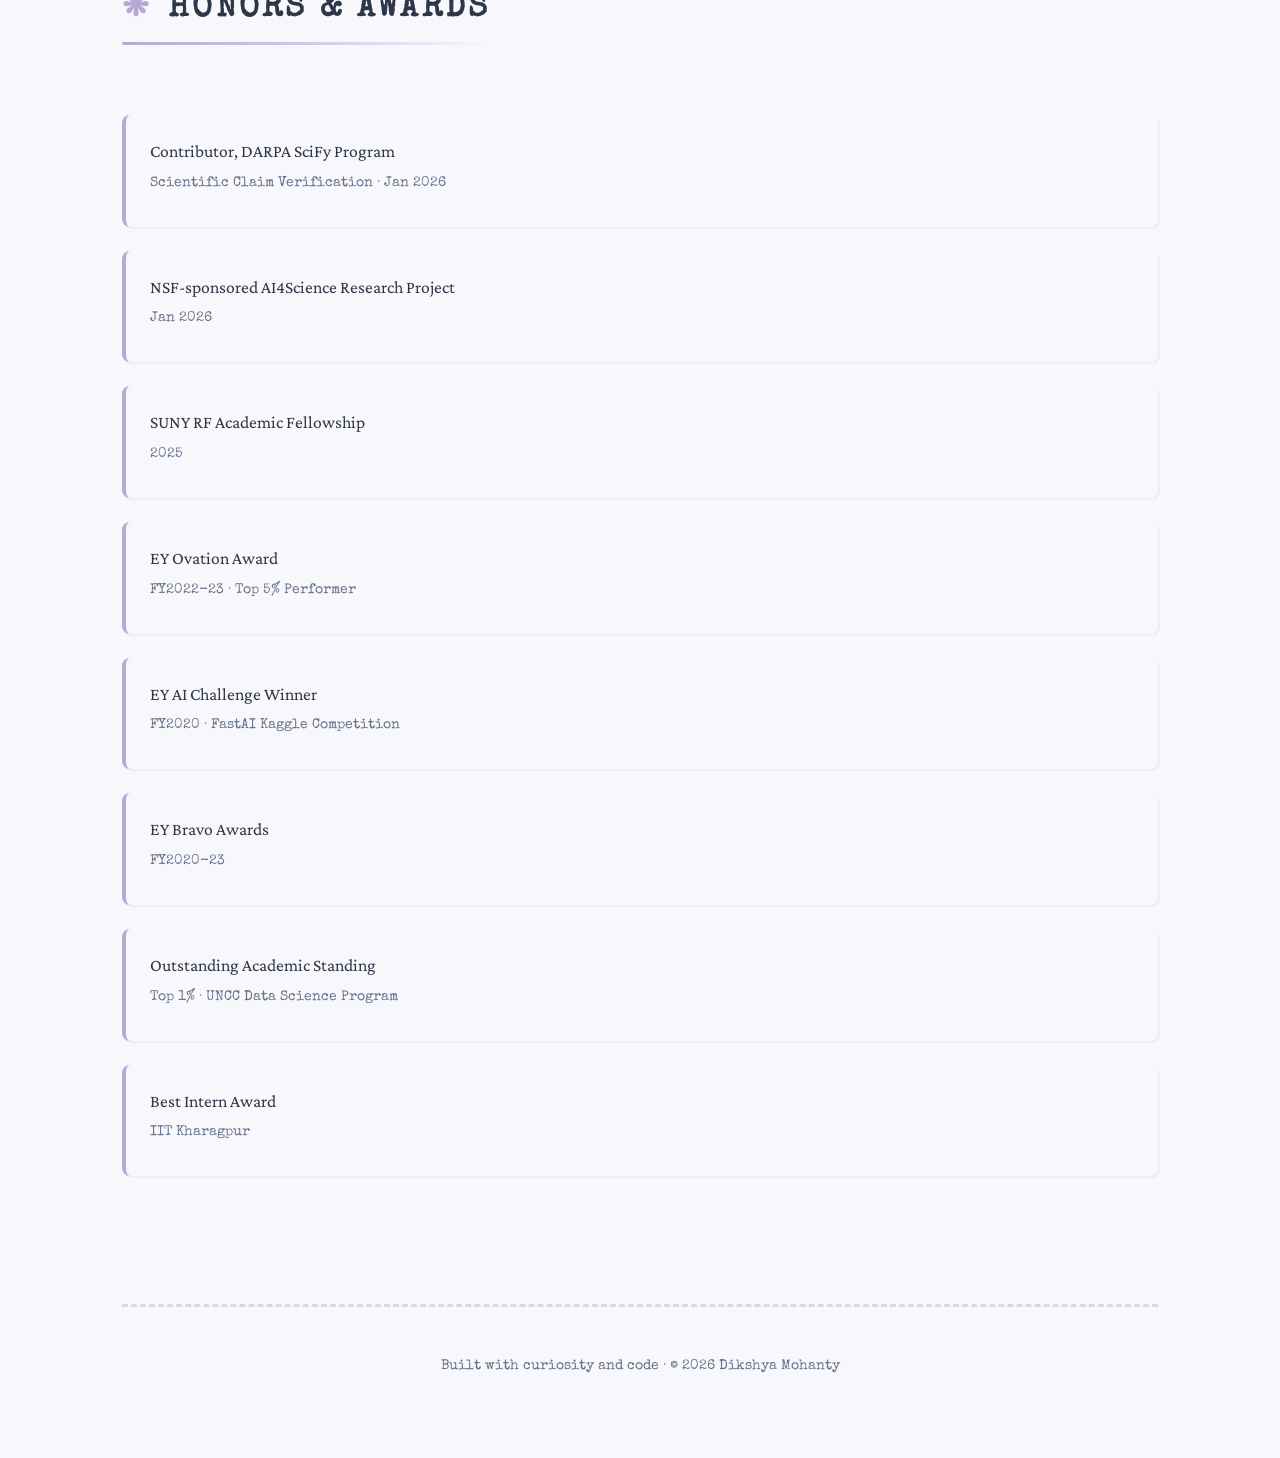
<file: pages/experience.html>
<!DOCTYPE html>
<html lang="en">
<head>
    <meta charset="UTF-8">
    <meta name="viewport" content="width=device-width, initial-scale=1.0">
    <title>Experience · Dikshya Mohanty</title>
    <link href="https://fonts.googleapis.com/css2?family=Special+Elite&family=Crimson+Pro:wght@300;400;600&display=swap" rel="stylesheet">
    <link rel="stylesheet" href="../css/style.css">
</head>
<body>
    <div class="bg-grid"></div>
    <div class="noise"></div>
    <div class="cursor"></div>
    <div class="cursor-follower"></div>

    <nav>
        <div class="nav-container">
            <a href="../index.html" class="nav-logo">DM</a>
            <button class="mobile-menu-toggle">☰</button>
            <ul class="nav-links">
                <li><a href="../index.html">Home</a></li>
                <li><a href="research.html">Research</a></li>
                <li><a href="projects.html">Projects</a></li>
                <li><a href="experience.html">Experience</a></li>
                <li><a href="publications.html">Publications</a></li>
                <li><a href="blog.html">Blog</a></li>
                <li><a href="hobbies.html">Hobbies</a></li>
            </ul>
        </div>
    </nav>

    <div class="container">
        <div class="content">
            <section id="experience">
                <h2>Experience</h2>
                <p class="descriptive-text-large" style="margin-bottom: 3rem;">
                    My journey through academia and industry has shaped how I approach research—balancing 
                    theoretical rigor with practical impact.
                </p>
                
                <div class="experience-list">
                    <div class="experience-item">
                        <div class="exp-header">
                            <div>
                                <div class="exp-title">Research Assistant</div>
                                <div class="exp-company">Stony Brook University</div>
                            </div>
                            <div class="exp-date">Aug 2024 – Present</div>
                        </div>
                        <p class="exp-desc">
                            Conducting research on large language models with a focus on compositional reasoning, 
                            retrieval-augmented generation, and evaluation. Working on developing benchmarks and 
                            techniques to improve LLM capabilities in scientific domains. Collaborating with 
                            interdisciplinary teams on projects funded by DARPA and NSF.
                        </p>
                        <p class="exp-desc" style="margin-top: 1rem;">
                            <strong>Key achievements:</strong> Papers accepted at EACL 2027 (Findings), LREC 2026 and CoNLL 2026, 
                            contributor to DARPA SciFy program, recipient of SUNY RF Academic Fellowship.
                        </p>
                    </div>

                    <div class="experience-item">
                        <div class="exp-header">
                            <div>
                                <div class="exp-title">Manager / Lead Data Scientist</div>
                                <div class="exp-company">Ernst & Young LLP (EY)</div>
                            </div>
                            <div class="exp-date">Jan 2020 – Aug 2024</div>
                        </div>
                        <p class="exp-desc">
                            Led and mentored a team of data scientists delivering production ML platforms for 
                            tax and financial analytics supporting 40+ enterprise clients. Owned system architecture 
                            across modeling, scalable ML APIs, deployment, and MLOps in highly regulated environments.
                        </p>
                        <p class="exp-desc" style="margin-top: 1rem;">
                            Designed human-in-the-loop ML systems with feedback-driven metrics and active learning, 
                            driving sustained cost reduction and operational efficiency. Built end-to-end pipelines 
                            from data ingestion to model deployment, ensuring compliance with enterprise security 
                            and governance standards.
                        </p>
                        <p class="exp-desc" style="margin-top: 1rem;">
                            <strong>Recognition:</strong> EY Ovation Award (FY2022-23, Top 5% performer), 
                            EY Bravo Awards (FY2020-23), AI Challenge Winner (FY2020, FastAI Kaggle competition).
                        </p>
                    </div>

                    <div class="experience-item">
                        <div class="exp-header">
                            <div>
                                <div class="exp-title">Applied Science Intern, Seller Lending</div>
                                <div class="exp-company">Amazon.com</div>
                            </div>
                            <div class="exp-date">Summer 2019</div>
                        </div>
                        <p class="exp-desc">
                            Built predictive models to estimate early seller success and risk for automated 
                            lending and loan allocation decisions in Amazon Seller Lending. Developed behavioral 
                            features and comprehensive experimentation pipelines including offline validation, 
                            A/B testing frameworks, and feature attribution analysis.
                        </p>
                        <p class="exp-desc" style="margin-top: 1rem;">
                            Engineered features that ranked in the top decile among ~30K existing features, 
                            demonstrating significant predictive power for seller success metrics. Collaborated 
                            with cross-functional teams to integrate models into production lending systems.
                        </p>
                    </div>

                    <div class="experience-item">
                        <div class="exp-header">
                            <div>
                                <div class="exp-title">Data Science Developer</div>
                                <div class="exp-company">Tata Consultancy Services (TCS)</div>
                            </div>
                            <div class="exp-date">Jul 2016 – Jul 2018</div>
                        </div>
                        <p class="exp-desc">
                            Built end-to-end ML/NLP pipelines for client applications, spanning data ingestion, 
                            modeling, evaluation, and API deployment. Developed clinical and pharmaceutical NLP 
                            systems for text classification and domain language understanding using large scientific 
                            corpora.
                        </p>
                        <p class="exp-desc" style="margin-top: 1rem;">
                            Worked on multiple client projects involving natural language processing, information 
                            extraction, and document classification in healthcare and pharmaceutical domains. 
                            Gained experience in deploying ML systems at scale with strict accuracy and compliance 
                            requirements.
                        </p>
                    </div>
                </div>
            </section>

            <section>
                <h2>Education</h2>
                <div class="experience-list">
                    <div class="experience-item">
                        <div class="exp-header">
                            <div>
                                <div class="exp-title">PhD, Computer Science</div>
                                <div class="exp-company">Stony Brook University</div>
                            </div>
                            <div class="exp-date">Aug 2023 – Present</div>
                        </div>
                        <p class="exp-desc">
                            Advisor: Dr. Niranjan Balasubramanian (<a href="https://lunr.cs.stonybrook.edu/" target="_blank" class="text-link">LUNR Lab</a>)
                            <!-- add link to lunr https://lunr.cs.stonybrook.edu/ -->

                            <br>
                            Focus: Large Language Models, Retrieval-Augmented Generation, Alignment, and Evaluation
                        </p>

                    </div>

                    <div class="experience-item">
                        <div class="exp-header">
                            <div>
                                <div class="exp-title">MS, Data Science & Business Analytics</div>
                                <div class="exp-company">University of North Carolina at Charlotte</div>
                            </div>
                            <div class="exp-date">Aug 2018 – Dec 2019</div>
                        </div>
                        <p class="exp-desc">
                            Research: Social Media Analytics<br>
                            Recognition: Outstanding Academic Standing (Top 1%)
                        </p>
                    </div>

                    <div class="experience-item">
                        <div class="exp-header">
                            <div>
                                <div class="exp-title">BTech, Computer Science</div>
                                <div class="exp-company">Indira Gandhi Institute of Technology, Sarang</div>
                            </div>
                            <div class="exp-date">Jul 2012 – Jun 2016</div>
                        </div>
                        <p class="exp-desc">
                            Research: Machine Learning, Computer Vision<br>
                            Recognition: Best Intern Award (IIT Kharagpur)
                        </p>
                    </div>
                </div>
            </section>

            <section>
                <h2>Skills</h2>
                <div style="margin-top: 2rem;">
                    <h3 style="font-family: var(--serif); font-size: 1.2rem; color: var(--accent); margin-bottom: 1rem;">Languages</h3>
                    <div class="interests" style="margin-bottom: 2rem;">
                        <span class="interest-tag">Python</span>
                        <span class="interest-tag">SQL</span>
                        <span class="interest-tag">Bash</span>
                    </div>

                    <h3 style="font-family: var(--serif); font-size: 1.2rem; color: var(--accent); margin-bottom: 1rem;">ML / NLP</h3>
                    <div class="interests" style="margin-bottom: 2rem;">
                        <span class="interest-tag">Transformers</span>
                        <span class="interest-tag">LLMs</span>
                        <span class="interest-tag">PyTorch</span>
                        <span class="interest-tag">HuggingFace</span>
                        <span class="interest-tag">TensorFlow</span>
                        <span class="interest-tag">Retrieval-Augmented Generation</span>
                        <span class="interest-tag">RLHF</span>
                        <span class="interest-tag">Evaluation & Benchmarking</span>
                    </div>

                    <h3 style="font-family: var(--serif); font-size: 1.2rem; color: var(--accent); margin-bottom: 1rem;">Systems</h3>
                    <div class="interests" style="margin-bottom: 2rem;">
                        <span class="interest-tag">Model Serving</span>
                        <span class="interest-tag">MLOps</span>
                        <span class="interest-tag">Experimentation Pipelines</span>
                        <span class="interest-tag">APIs</span>
                        <span class="interest-tag">Distributed Training</span>
                        <span class="interest-tag">Performance Optimization</span>
                    </div>

                    <h3 style="font-family: var(--serif); font-size: 1.2rem; color: var(--accent); margin-bottom: 1rem;">Data / Analytics</h3>
                    <div class="interests">
                        <span class="interest-tag">Time-Series Modeling</span>
                        <span class="interest-tag">Multimodal Learning</span>
                        <span class="interest-tag">Feature Engineering</span>
                        <span class="interest-tag">A/B Testing</span>
                        <span class="interest-tag">Statistical Modeling</span>
                    </div>
                </div>
            </section>

            <section>
                <h2>Honors & Awards</h2>
                <div class="pub-list">
                    <div class="pub-item">
                        <div class="pub-title">Contributor, DARPA SciFy Program</div>
                        <div class="pub-authors">Scientific Claim Verification · Jan 2026</div>
                    </div>
                    <div class="pub-item">
                        <div class="pub-title">NSF-sponsored AI4Science Research Project</div>
                        <div class="pub-authors">Jan 2026</div>
                    </div>
                    <div class="pub-item">
                        <div class="pub-title">SUNY RF Academic Fellowship</div>
                        <div class="pub-authors">2025</div>
                    </div>
                    <div class="pub-item">
                        <div class="pub-title">EY Ovation Award</div>
                        <div class="pub-authors">FY2022-23 · Top 5% Performer</div>
                    </div>
                    <div class="pub-item">
                        <div class="pub-title">EY AI Challenge Winner</div>
                        <div class="pub-authors">FY2020 · FastAI Kaggle Competition</div>
                    </div>
                    <div class="pub-item">
                        <div class="pub-title">EY Bravo Awards</div>
                        <div class="pub-authors">FY2020-23</div>
                    </div>
                    <div class="pub-item">
                        <div class="pub-title">Outstanding Academic Standing</div>
                        <div class="pub-authors">Top 1% · UNCC Data Science Program</div>
                    </div>
                    <div class="pub-item">
                        <div class="pub-title">Best Intern Award</div>
                        <div class="pub-authors">IIT Kharagpur</div>
                    </div>
                </div>
            </section>
        </div>

        <footer>
            <p>Built with curiosity and code · © 2026 Dikshya Mohanty</p>
        </footer>
    </div>

    <div class="scroll-indicator" onclick="window.scrollTo({top: 0, behavior: 'smooth'})">
        ↑
    </div>

    <script src="../js/main.js"></script>
</body>
</html>
</file>
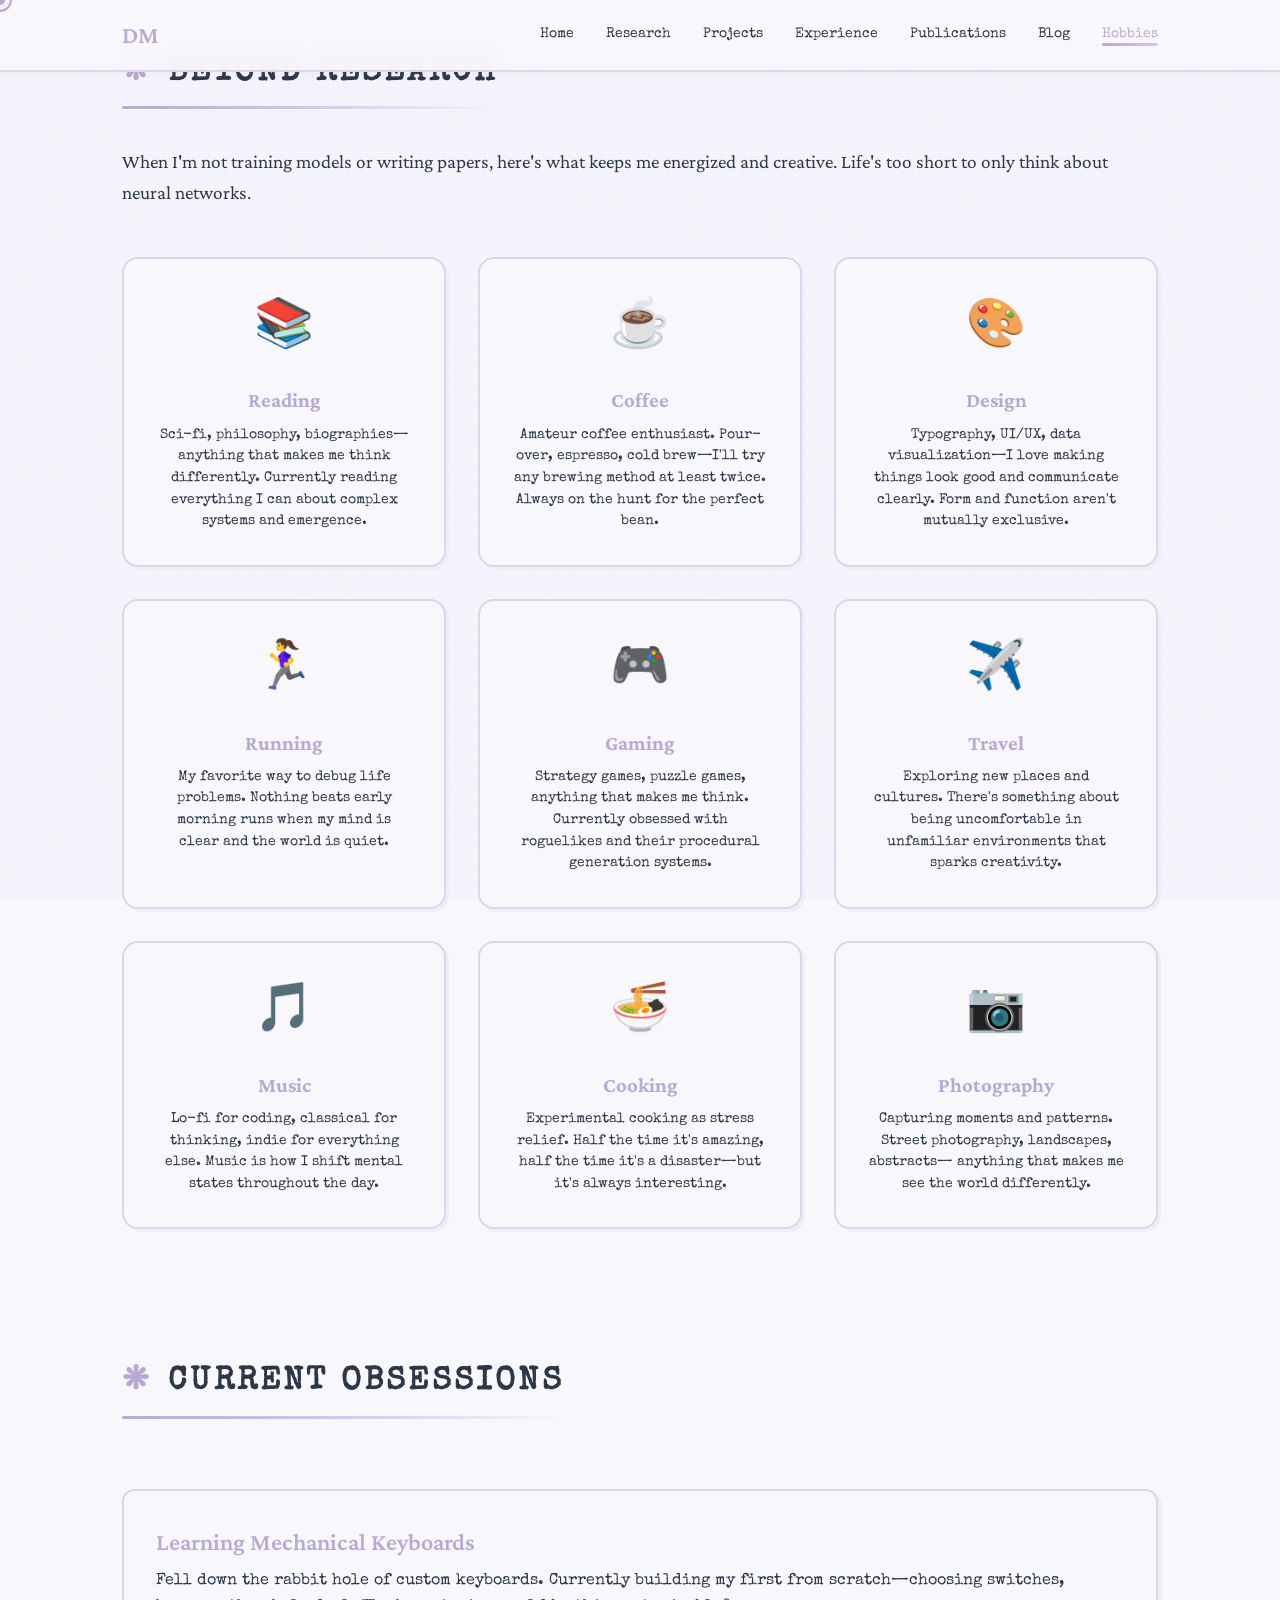
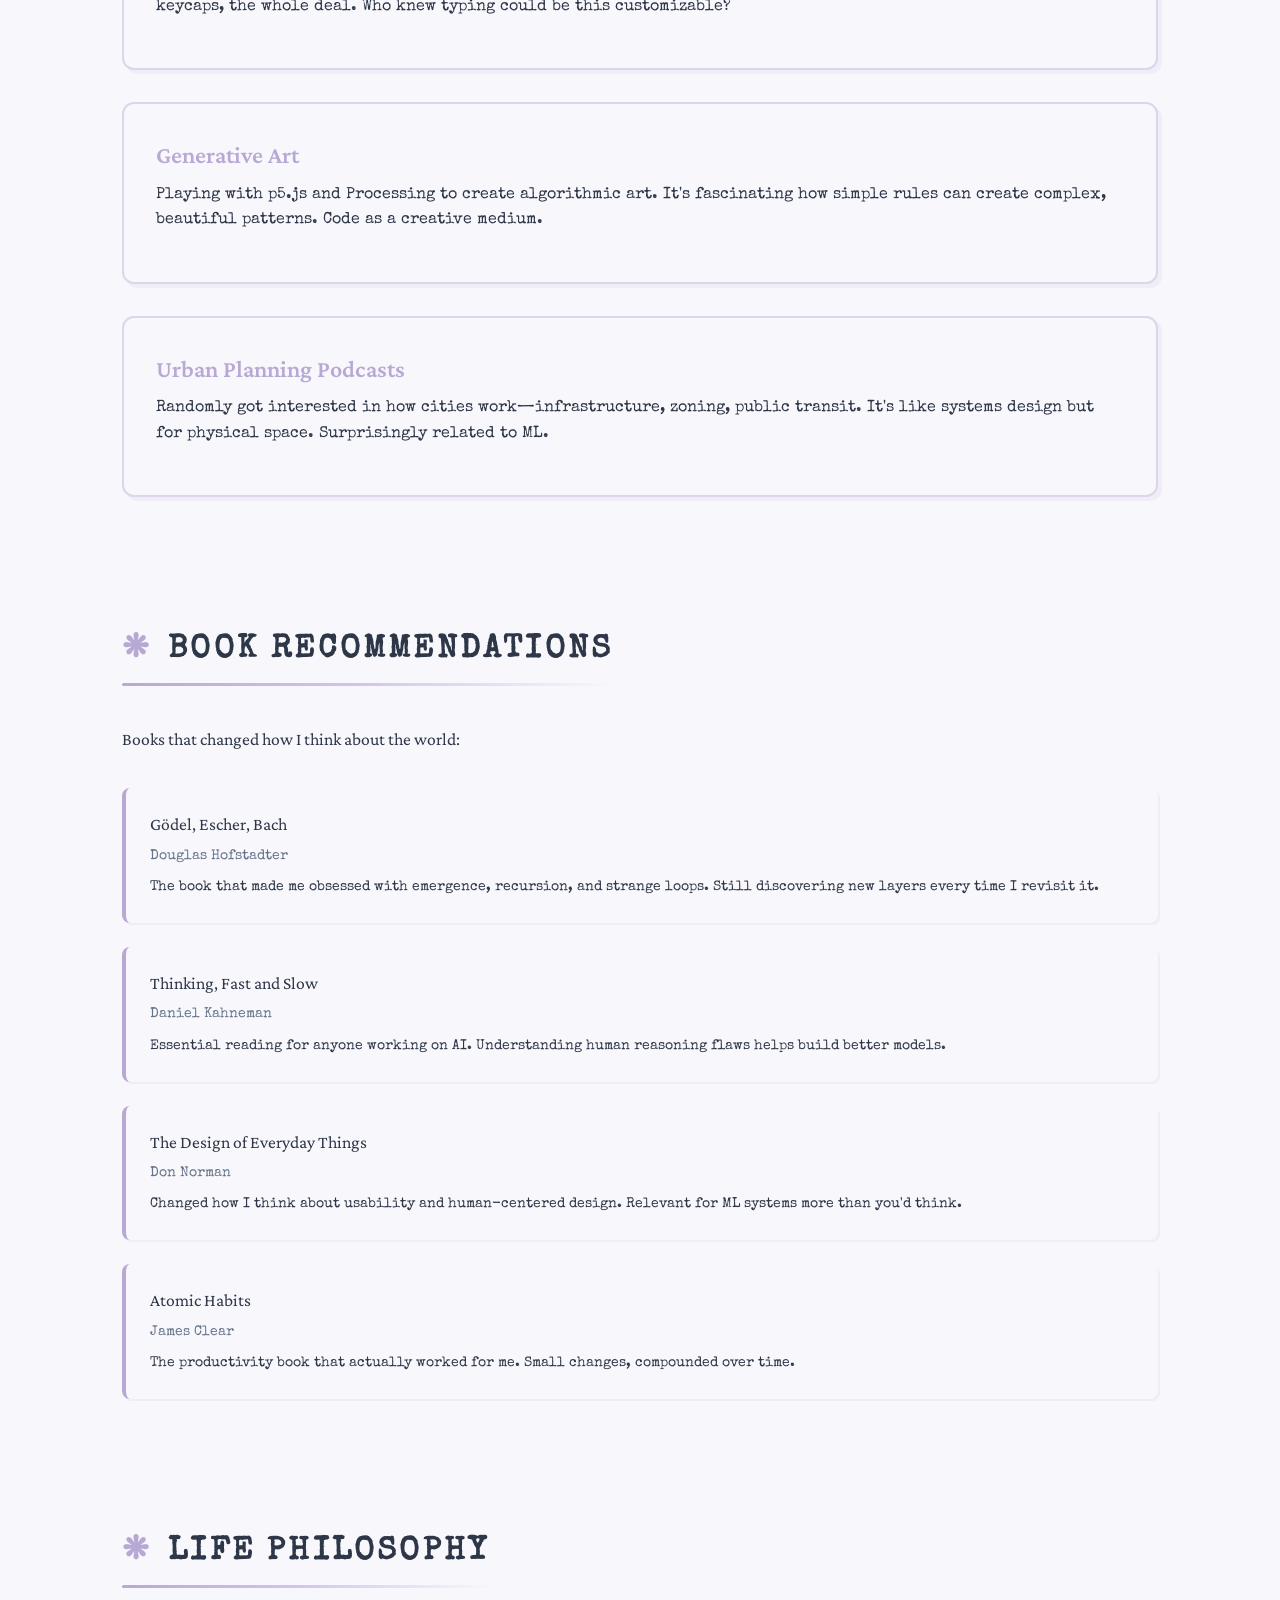
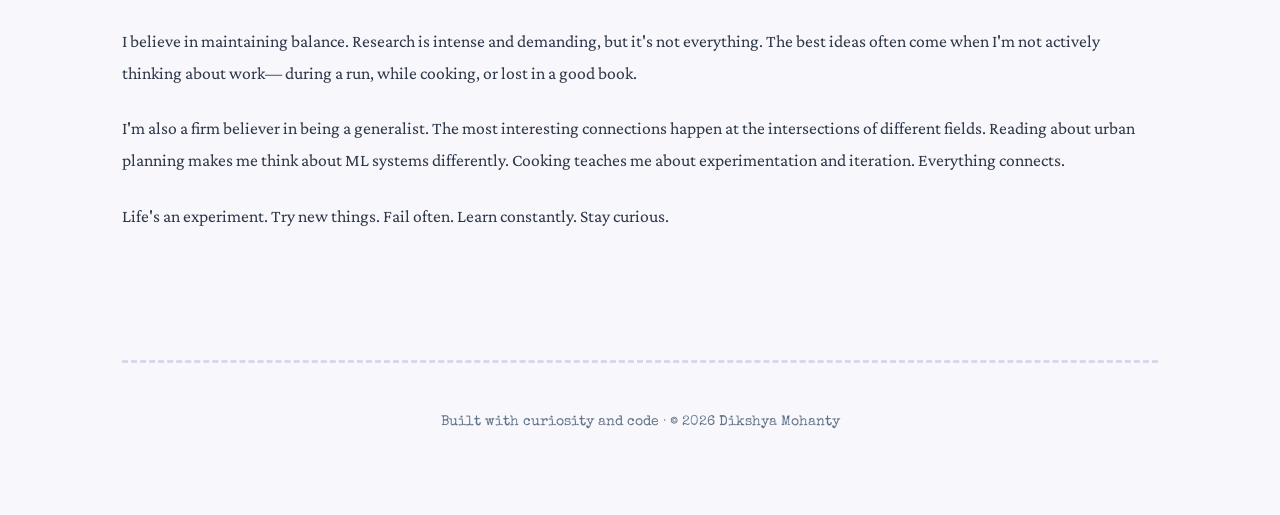
<file: pages/hobbies.html>
<!DOCTYPE html>
<html lang="en">
<head>
    <meta charset="UTF-8">
    <meta name="viewport" content="width=device-width, initial-scale=1.0">
    <title>Hobbies · Dikshya Mohanty</title>
    <link href="https://fonts.googleapis.com/css2?family=Special+Elite&family=Crimson+Pro:wght@300;400;600&display=swap" rel="stylesheet">
    <link rel="stylesheet" href="../css/style.css">
</head>
<body>
    <div class="bg-grid"></div>
    <div class="noise"></div>
    <div class="cursor"></div>
    <div class="cursor-follower"></div>

    <nav>
        <div class="nav-container">
            <a href="../index.html" class="nav-logo">DM</a>
            <button class="mobile-menu-toggle">☰</button>
            <ul class="nav-links">
                <li><a href="../index.html">Home</a></li>
                <li><a href="research.html">Research</a></li>
                <li><a href="projects.html">Projects</a></li>
                <li><a href="experience.html">Experience</a></li>
                <li><a href="publications.html">Publications</a></li>
                <li><a href="blog.html">Blog</a></li>
                <li><a href="hobbies.html">Hobbies</a></li>
            </ul>
        </div>
    </nav>

    <div class="container">
        <div class="content">
            <section id="hobbies">
                <h2>Beyond Research</h2>
                <p class="descriptive-text-large" style="margin-bottom: 3rem;">
                    When I'm not training models or writing papers, here's what keeps me energized and creative. 
                    Life's too short to only think about neural networks.
                </p>
                
                <!-- Add your actual hobbies here! These are placeholders based on common researcher interests -->
                <div class="hobbies-grid">
                    <div class="hobby-card">
                        <span class="hobby-icon">📚</span>
                        <h3 class="hobby-title">Reading</h3>
                        <p class="hobby-desc">
                            Sci-fi, philosophy, biographies—anything that makes me think differently. 
                            Currently reading everything I can about complex systems and emergence.
                        </p>
                    </div>

                    <div class="hobby-card">
                        <span class="hobby-icon">☕</span>
                        <h3 class="hobby-title">Coffee</h3>
                        <p class="hobby-desc">
                            Amateur coffee enthusiast. Pour-over, espresso, cold brew—I'll try any brewing 
                            method at least twice. Always on the hunt for the perfect bean.
                        </p>
                    </div>

                    <div class="hobby-card">
                        <span class="hobby-icon">🎨</span>
                        <h3 class="hobby-title">Design</h3>
                        <p class="hobby-desc">
                            Typography, UI/UX, data visualization—I love making things look good and 
                            communicate clearly. Form and function aren't mutually exclusive.
                        </p>
                    </div>

                    <div class="hobby-card">
                        <span class="hobby-icon">🏃‍♀️</span>
                        <h3 class="hobby-title">Running</h3>
                        <p class="hobby-desc">
                            My favorite way to debug life problems. Nothing beats early morning runs 
                            when my mind is clear and the world is quiet.
                        </p>
                    </div>

                    <div class="hobby-card">
                        <span class="hobby-icon">🎮</span>
                        <h3 class="hobby-title">Gaming</h3>
                        <p class="hobby-desc">
                            Strategy games, puzzle games, anything that makes me think. Currently obsessed 
                            with roguelikes and their procedural generation systems.
                        </p>
                    </div>

                    <div class="hobby-card">
                        <span class="hobby-icon">✈️</span>
                        <h3 class="hobby-title">Travel</h3>
                        <p class="hobby-desc">
                            Exploring new places and cultures. There's something about being uncomfortable 
                            in unfamiliar environments that sparks creativity.
                        </p>
                    </div>

                    <div class="hobby-card">
                        <span class="hobby-icon">🎵</span>
                        <h3 class="hobby-title">Music</h3>
                        <p class="hobby-desc">
                            Lo-fi for coding, classical for thinking, indie for everything else. 
                            Music is how I shift mental states throughout the day.
                        </p>
                    </div>

                    <div class="hobby-card">
                        <span class="hobby-icon">🍜</span>
                        <h3 class="hobby-title">Cooking</h3>
                        <p class="hobby-desc">
                            Experimental cooking as stress relief. Half the time it's amazing, 
                            half the time it's a disaster—but it's always interesting.
                        </p>
                    </div>

                    <div class="hobby-card">
                        <span class="hobby-icon">📷</span>
                        <h3 class="hobby-title">Photography</h3>
                        <p class="hobby-desc">
                            Capturing moments and patterns. Street photography, landscapes, abstracts—
                            anything that makes me see the world differently.
                        </p>
                    </div>
                </div>
            </section>

            <section>
                <h2>Current Obsessions</h2>
                <div class="projects-grid">
                    <div class="project-card">
                        <h3 class="project-title">Learning Mechanical Keyboards</h3>
                        <p class="project-desc">
                            Fell down the rabbit hole of custom keyboards. Currently building my first 
                            from scratch—choosing switches, keycaps, the whole deal. Who knew typing 
                            could be this customizable?
                        </p>
                    </div>

                    <div class="project-card">
                        <h3 class="project-title">Generative Art</h3>
                        <p class="project-desc">
                            Playing with p5.js and Processing to create algorithmic art. It's fascinating 
                            how simple rules can create complex, beautiful patterns. Code as a creative medium.
                        </p>
                    </div>

                    <div class="project-card">
                        <h3 class="project-title">Urban Planning Podcasts</h3>
                        <p class="project-desc">
                            Randomly got interested in how cities work—infrastructure, zoning, public transit. 
                            It's like systems design but for physical space. Surprisingly related to ML.
                        </p>
                    </div>
                </div>
            </section>

            <section>
                <h2>Book Recommendations</h2>
                <p class="descriptive-text" style="margin-bottom: 2rem;">
                    Books that changed how I think about the world:
                </p>
                <div class="pub-list">
                    <div class="pub-item">
                        <div class="pub-title">Gödel, Escher, Bach</div>
                        <div class="pub-authors">Douglas Hofstadter</div>
                        <p style="color: var(--text); margin-top: 0.5rem; font-size: 0.9rem;">
                            The book that made me obsessed with emergence, recursion, and strange loops. 
                            Still discovering new layers every time I revisit it.
                        </p>
                    </div>

                    <div class="pub-item">
                        <div class="pub-title">Thinking, Fast and Slow</div>
                        <div class="pub-authors">Daniel Kahneman</div>
                        <p style="color: var(--text); margin-top: 0.5rem; font-size: 0.9rem;">
                            Essential reading for anyone working on AI. Understanding human reasoning 
                            flaws helps build better models.
                        </p>
                    </div>

                    <div class="pub-item">
                        <div class="pub-title">The Design of Everyday Things</div>
                        <div class="pub-authors">Don Norman</div>
                        <p style="color: var(--text); margin-top: 0.5rem; font-size: 0.9rem;">
                            Changed how I think about usability and human-centered design. 
                            Relevant for ML systems more than you'd think.
                        </p>
                    </div>

                    <div class="pub-item">
                        <div class="pub-title">Atomic Habits</div>
                        <div class="pub-authors">James Clear</div>
                        <p style="color: var(--text); margin-top: 0.5rem; font-size: 0.9rem;">
                            The productivity book that actually worked for me. Small changes, 
                            compounded over time.
                        </p>
                    </div>
                </div>
            </section>

            <section>
                <h2>Life Philosophy</h2>
                <p class="descriptive-text">
                    I believe in maintaining balance. Research is intense and demanding, but it's not 
                    everything. The best ideas often come when I'm not actively thinking about work—
                    during a run, while cooking, or lost in a good book.
                </p>
                <p class="descriptive-text">
                    I'm also a firm believer in being a generalist. The most interesting connections 
                    happen at the intersections of different fields. Reading about urban planning makes 
                    me think about ML systems differently. Cooking teaches me about experimentation and 
                    iteration. Everything connects.
                </p>
                <p class="descriptive-text">
                    Life's an experiment. Try new things. Fail often. Learn constantly. Stay curious.
                </p>
            </section>
        </div>

        <footer>
            <p>Built with curiosity and code · © 2026 Dikshya Mohanty</p>
        </footer>
    </div>

    <div class="scroll-indicator" onclick="window.scrollTo({top: 0, behavior: 'smooth'})">
        ↑
    </div>

    <script src="../js/main.js"></script>
</body>
</html>
</file>
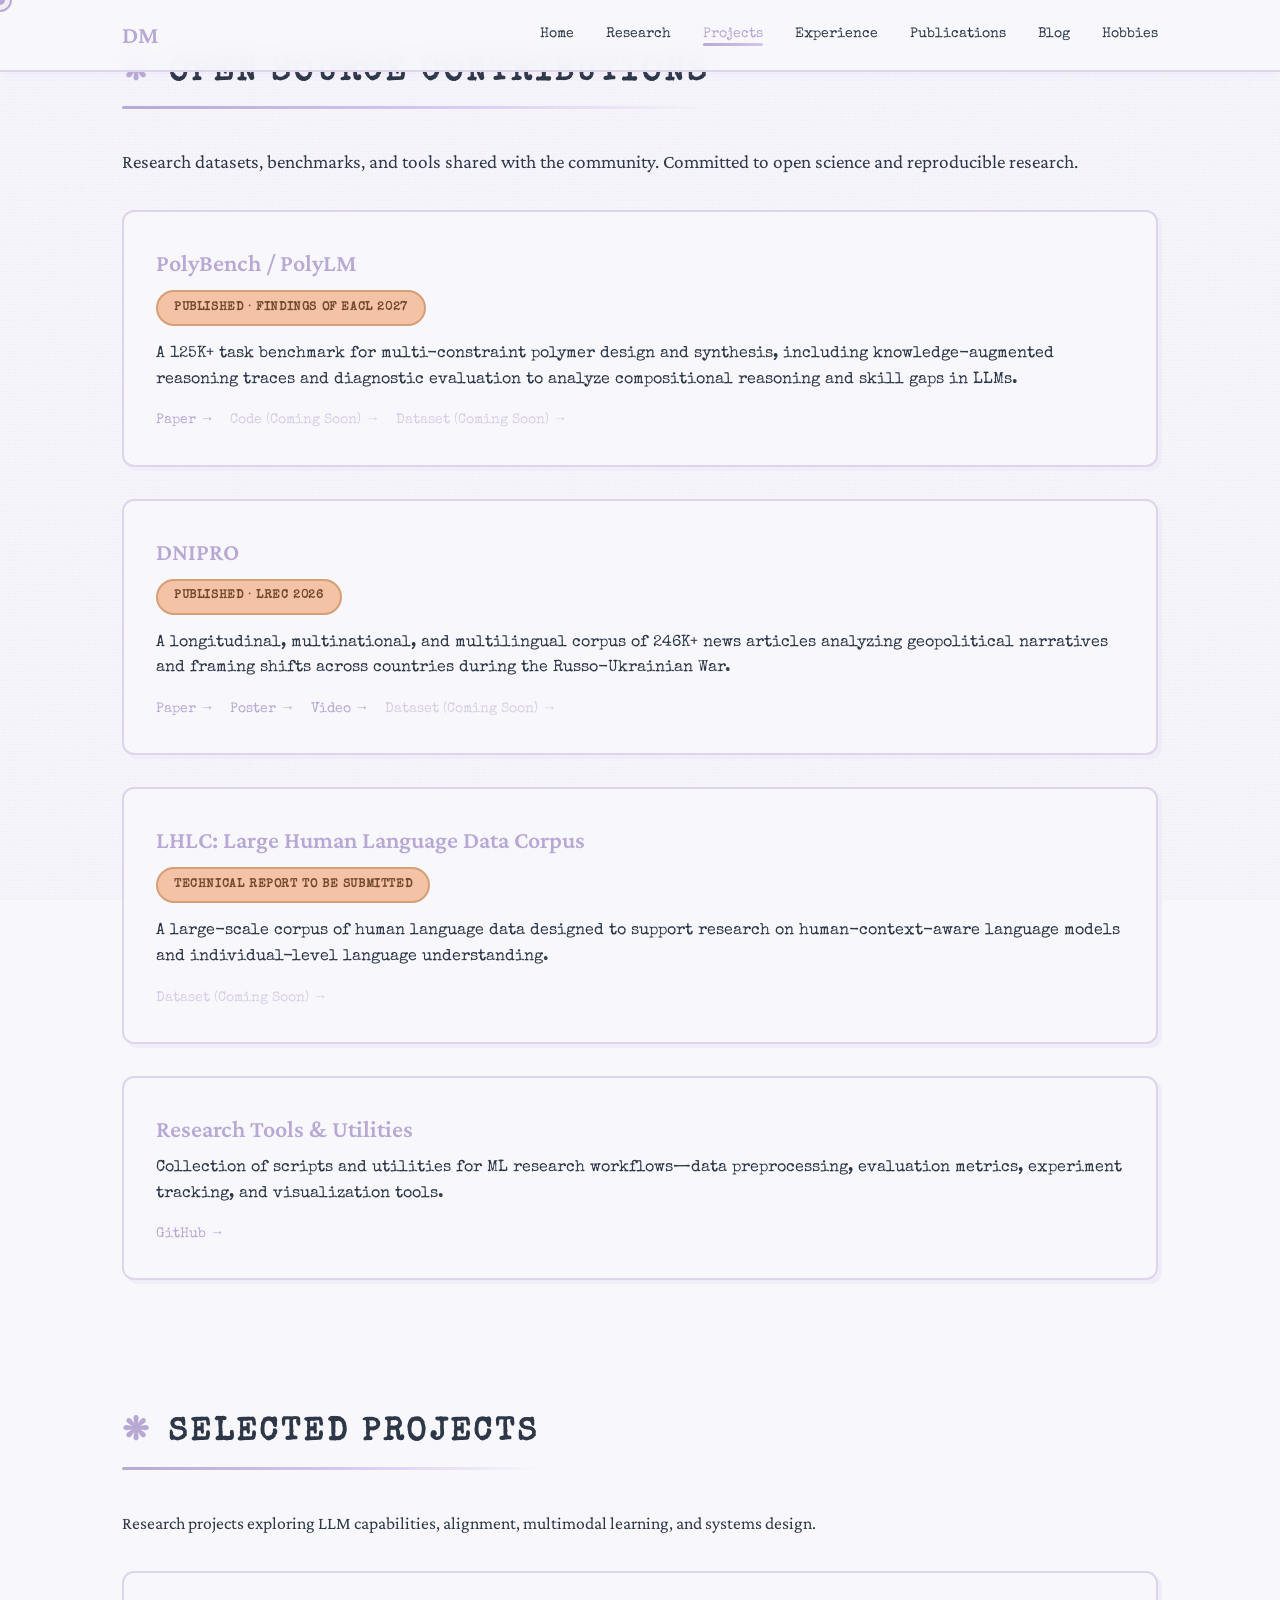
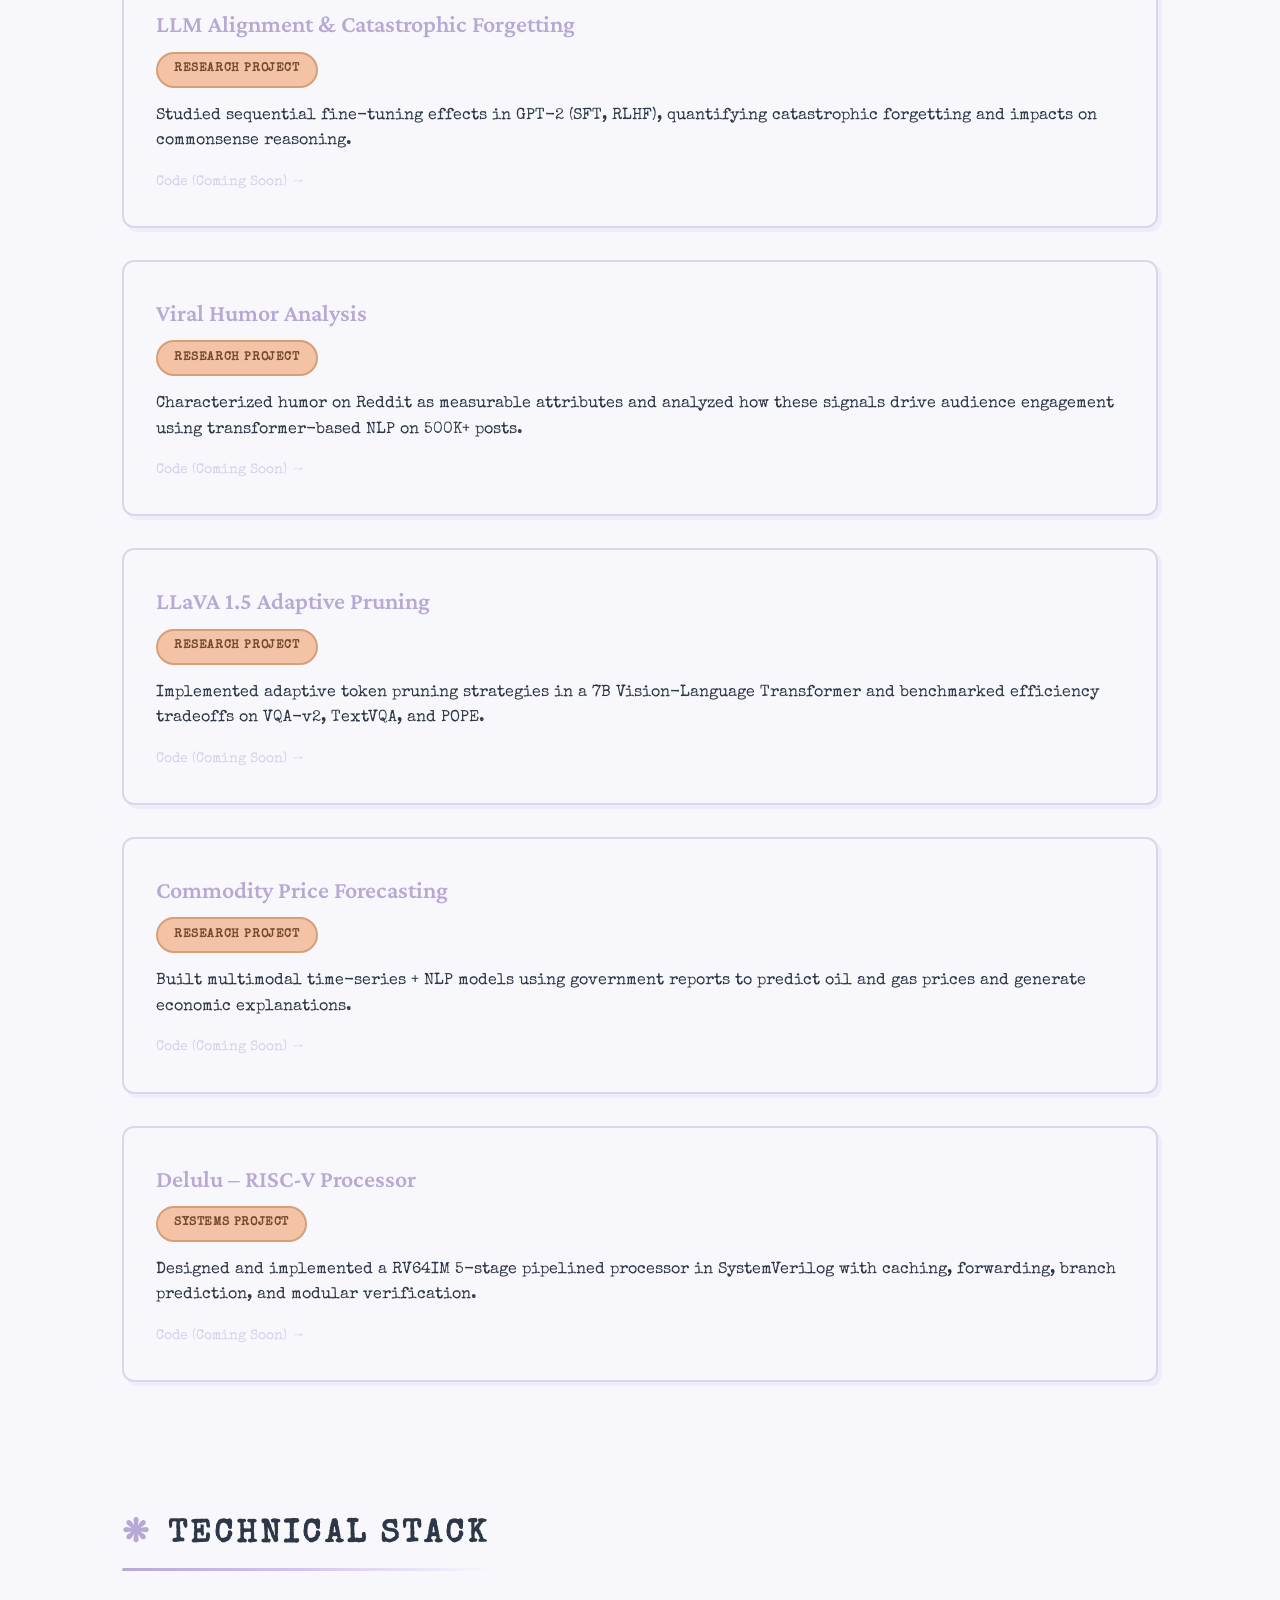
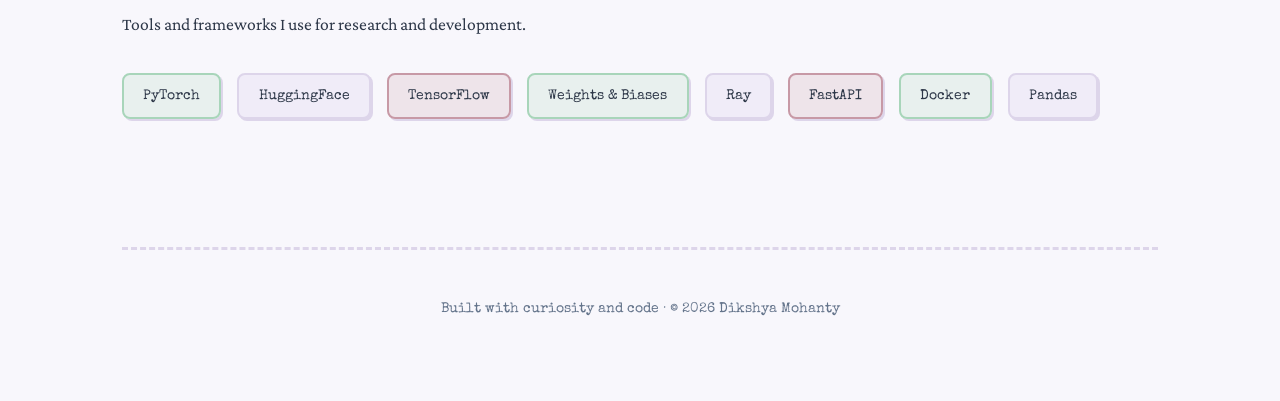
<file: pages/projects.html>
<!DOCTYPE html>
<html lang="en">
<head>
    <meta charset="UTF-8">
    <meta name="viewport" content="width=device-width, initial-scale=1.0">
    <title>Projects · Dikshya Mohanty</title>
    <link href="https://fonts.googleapis.com/css2?family=Special+Elite&family=Crimson+Pro:wght@300;400;600&display=swap" rel="stylesheet">
    <link rel="stylesheet" href="../css/style.css">
</head>
<body>
    <div class="bg-grid"></div>
    <div class="noise"></div>
    <div class="cursor"></div>
    <div class="cursor-follower"></div>

    <nav>
        <div class="nav-container">
            <a href="../index.html" class="nav-logo">DM</a>
            <button class="mobile-menu-toggle">☰</button>
            <ul class="nav-links">
                <li><a href="../index.html">Home</a></li>
                <li><a href="research.html">Research</a></li>
                <li><a href="projects.html">Projects</a></li>
                <li><a href="experience.html">Experience</a></li>
                <li><a href="publications.html">Publications</a></li>
                <li><a href="blog.html">Blog</a></li>
                <li><a href="hobbies.html">Hobbies</a></li>
            </ul>
        </div>
    </nav>

    <div class="container">
        <div class="content">
            <section id="opensource">
                <h2>Open Source Contributions</h2>
                <p class="descriptive-text-large">
                    Research datasets, benchmarks, and tools shared with the community. 
                    Committed to open science and reproducible research.
                </p>
                
                <div class="projects-grid">
                    <div class="project-card">
                        <h3 class="project-title">PolyBench / PolyLM</h3>
                        <span class="project-status">Published · Findings of EACL 2027</span>
                        <p class="project-desc">
                            A 125K+ task benchmark for multi-constraint polymer design and synthesis, including 
                            knowledge-augmented reasoning traces and diagnostic evaluation to analyze compositional 
                            reasoning and skill gaps in LLMs.
                        </p>
                        <div style="display: flex; gap: 1rem; margin-top: 1rem; flex-wrap: wrap;">
                            <a href="https://arxiv.org/abs/2601.16312" class="project-link" target="_blank">
                                Paper →
                            </a>
                            <a href="#" class="project-link" style="opacity: 0.5; pointer-events: none;">
                                Code (Coming Soon) →
                            </a>
                            <a href="#" class="project-link" style="opacity: 0.5; pointer-events: none;">
                                Dataset (Coming Soon) →
                            </a>
                        </div>
                    </div>

                    <div class="project-card">
                        <h3 class="project-title">DNIPRO</h3>
                        <span class="project-status">Published · LREC 2026</span>
                        <p class="project-desc">
                            A longitudinal, multinational, and multilingual corpus of 246K+ news articles analyzing 
                            geopolitical narratives and framing shifts across countries during the Russo-Ukrainian War.
                        </p>
                        <div style="display: flex; gap: 1rem; margin-top: 1rem; flex-wrap: wrap;">
                            <a href="https://arxiv.org/abs/2601.16309" class="project-link" target="_blank">
                                Paper →
                            </a>
                            <a href="https://f003.backblazeb2.com/file/lrec-media/lrec2026/posters/527.pdf" class="project-link" target="_blank">
                                Poster →
                            </a>
                            <a href="https://f003.backblazeb2.com/file/lrec-media/lrec2026/videos/527.mp4" class="project-link" target="_blank">
                                Video →
                            </a>
                            <a href="#" class="project-link" style="opacity: 0.5; pointer-events: none;">
                                Dataset (Coming Soon) →
                            </a>
                        </div>
                    </div>

                    <div class="project-card">
                        <h3 class="project-title">LHLC: Large Human Language Data Corpus</h3>
                        <span class="project-status">Technical Report To Be Submitted</span>
                        <p class="project-desc">
                            A large-scale corpus of human language data designed to support research on 
                            human-context-aware language models and individual-level language understanding.
                        </p>
                        <div style="display: flex; gap: 1rem; margin-top: 1rem; flex-wrap: wrap;">
                            <a href="#" class="project-link" style="opacity: 0.5; pointer-events: none;">
                                Dataset (Coming Soon) →
                            </a>
                        </div>
                    </div>

                    <div class="project-card">
                        <h3 class="project-title">Research Tools & Utilities</h3>
                        <p class="project-desc">
                            Collection of scripts and utilities for ML research workflows—data preprocessing, 
                            evaluation metrics, experiment tracking, and visualization tools.
                        </p>
                        <div style="display: flex; gap: 1rem; margin-top: 1rem; flex-wrap: wrap;">
                            <a href="https://github.com/dikshyam" class="project-link" target="_blank">
                                GitHub →
                            </a>
                        </div>
                    </div>
                </div>
            </section>

            <section id="projects">
                <h2>Selected Projects</h2>
                <p class="descriptive-text">
                    Research projects exploring LLM capabilities, alignment, multimodal learning, and systems design.
                </p>
                
                <div class="projects-grid">
                    <div class="project-card">
                        <h3 class="project-title">LLM Alignment & Catastrophic Forgetting</h3>
                        <span class="project-status">Research Project</span>
                        <p class="project-desc">
                            Studied sequential fine-tuning effects in GPT-2 (SFT, RLHF), quantifying 
                            catastrophic forgetting and impacts on commonsense reasoning.
                        </p>
                        <div style="display: flex; gap: 1rem; margin-top: 1rem; flex-wrap: wrap;">
                            <a href="#" class="project-link" style="opacity: 0.5; pointer-events: none;">
                                Code (Coming Soon) →
                            </a>
                        </div>
                    </div>

                    <div class="project-card">
                        <h3 class="project-title">Viral Humor Analysis</h3>
                        <span class="project-status">Research Project</span>
                        <p class="project-desc">
                            Characterized humor on Reddit as measurable attributes and analyzed how these 
                            signals drive audience engagement using transformer-based NLP on 500K+ posts.
                        </p>
                        <div style="display: flex; gap: 1rem; margin-top: 1rem; flex-wrap: wrap;">
                            <a href="#" class="project-link" style="opacity: 0.5; pointer-events: none;">
                                Code (Coming Soon) →
                            </a>
                        </div>
                    </div>

                    <div class="project-card">
                        <h3 class="project-title">LLaVA 1.5 Adaptive Pruning</h3>
                        <span class="project-status">Research Project</span>
                        <p class="project-desc">
                            Implemented adaptive token pruning strategies in a 7B Vision-Language Transformer 
                            and benchmarked efficiency tradeoffs on VQA-v2, TextVQA, and POPE.
                        </p>
                        <div style="display: flex; gap: 1rem; margin-top: 1rem; flex-wrap: wrap;">
                            <a href="#" class="project-link" style="opacity: 0.5; pointer-events: none;">
                                Code (Coming Soon) →
                            </a>
                        </div>
                    </div>

                    <div class="project-card">
                        <h3 class="project-title">Commodity Price Forecasting</h3>
                        <span class="project-status">Research Project</span>
                        <p class="project-desc">
                            Built multimodal time-series + NLP models using government reports to predict 
                            oil and gas prices and generate economic explanations.
                        </p>
                        <div style="display: flex; gap: 1rem; margin-top: 1rem; flex-wrap: wrap;">
                            <a href="#" class="project-link" style="opacity: 0.5; pointer-events: none;">
                                Code (Coming Soon) →
                            </a>
                        </div>
                    </div>

                    <div class="project-card">
                        <h3 class="project-title">Delulu – RISC-V Processor</h3>
                        <span class="project-status">Systems Project</span>
                        <p class="project-desc">
                            Designed and implemented a RV64IM 5-stage pipelined processor in SystemVerilog 
                            with caching, forwarding, branch prediction, and modular verification.
                        </p>
                        <div style="display: flex; gap: 1rem; margin-top: 1rem; flex-wrap: wrap;">
                            <a href="#" class="project-link" style="opacity: 0.5; pointer-events: none;">
                                Code (Coming Soon) →
                            </a>
                        </div>
                    </div>
                </div>
            </section>

            <section>
                <h2>Technical Stack</h2>
                <p class="descriptive-text" style="margin-bottom: 2rem;">
                    Tools and frameworks I use for research and development.
                </p>
                <div class="interests">
                    <span class="interest-tag">PyTorch</span>
                    <span class="interest-tag">HuggingFace</span>
                    <span class="interest-tag">TensorFlow</span>
                    <span class="interest-tag">Weights & Biases</span>
                    <span class="interest-tag">Ray</span>
                    <span class="interest-tag">FastAPI</span>
                    <span class="interest-tag">Docker</span>
                    <span class="interest-tag">Pandas</span>
                </div>
            </section>
        </div>

        <footer>
            <p>Built with curiosity and code · © 2026 Dikshya Mohanty</p>
        </footer>
    </div>

    <div class="scroll-indicator" onclick="window.scrollTo({top: 0, behavior: 'smooth'})">
        ↑
    </div>

    <script src="../js/main.js"></script>
</body>
</html>
</file>
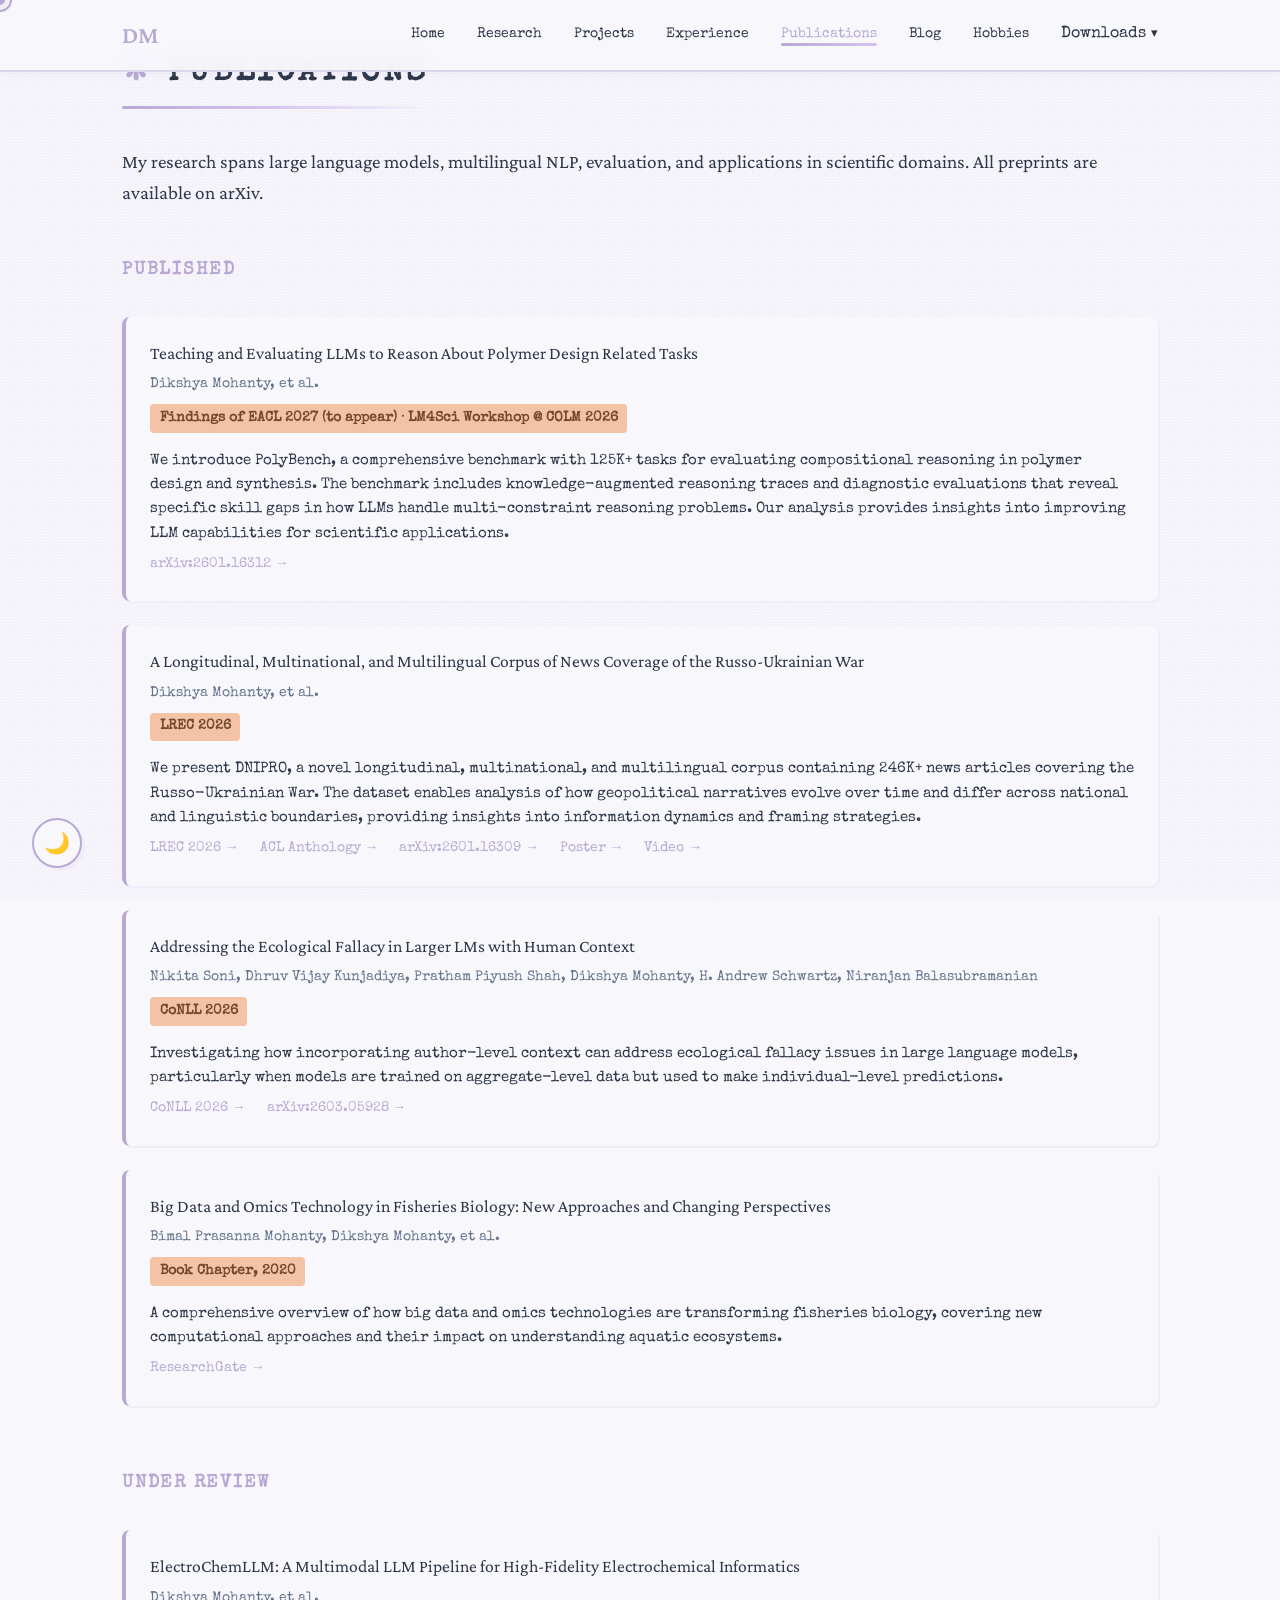
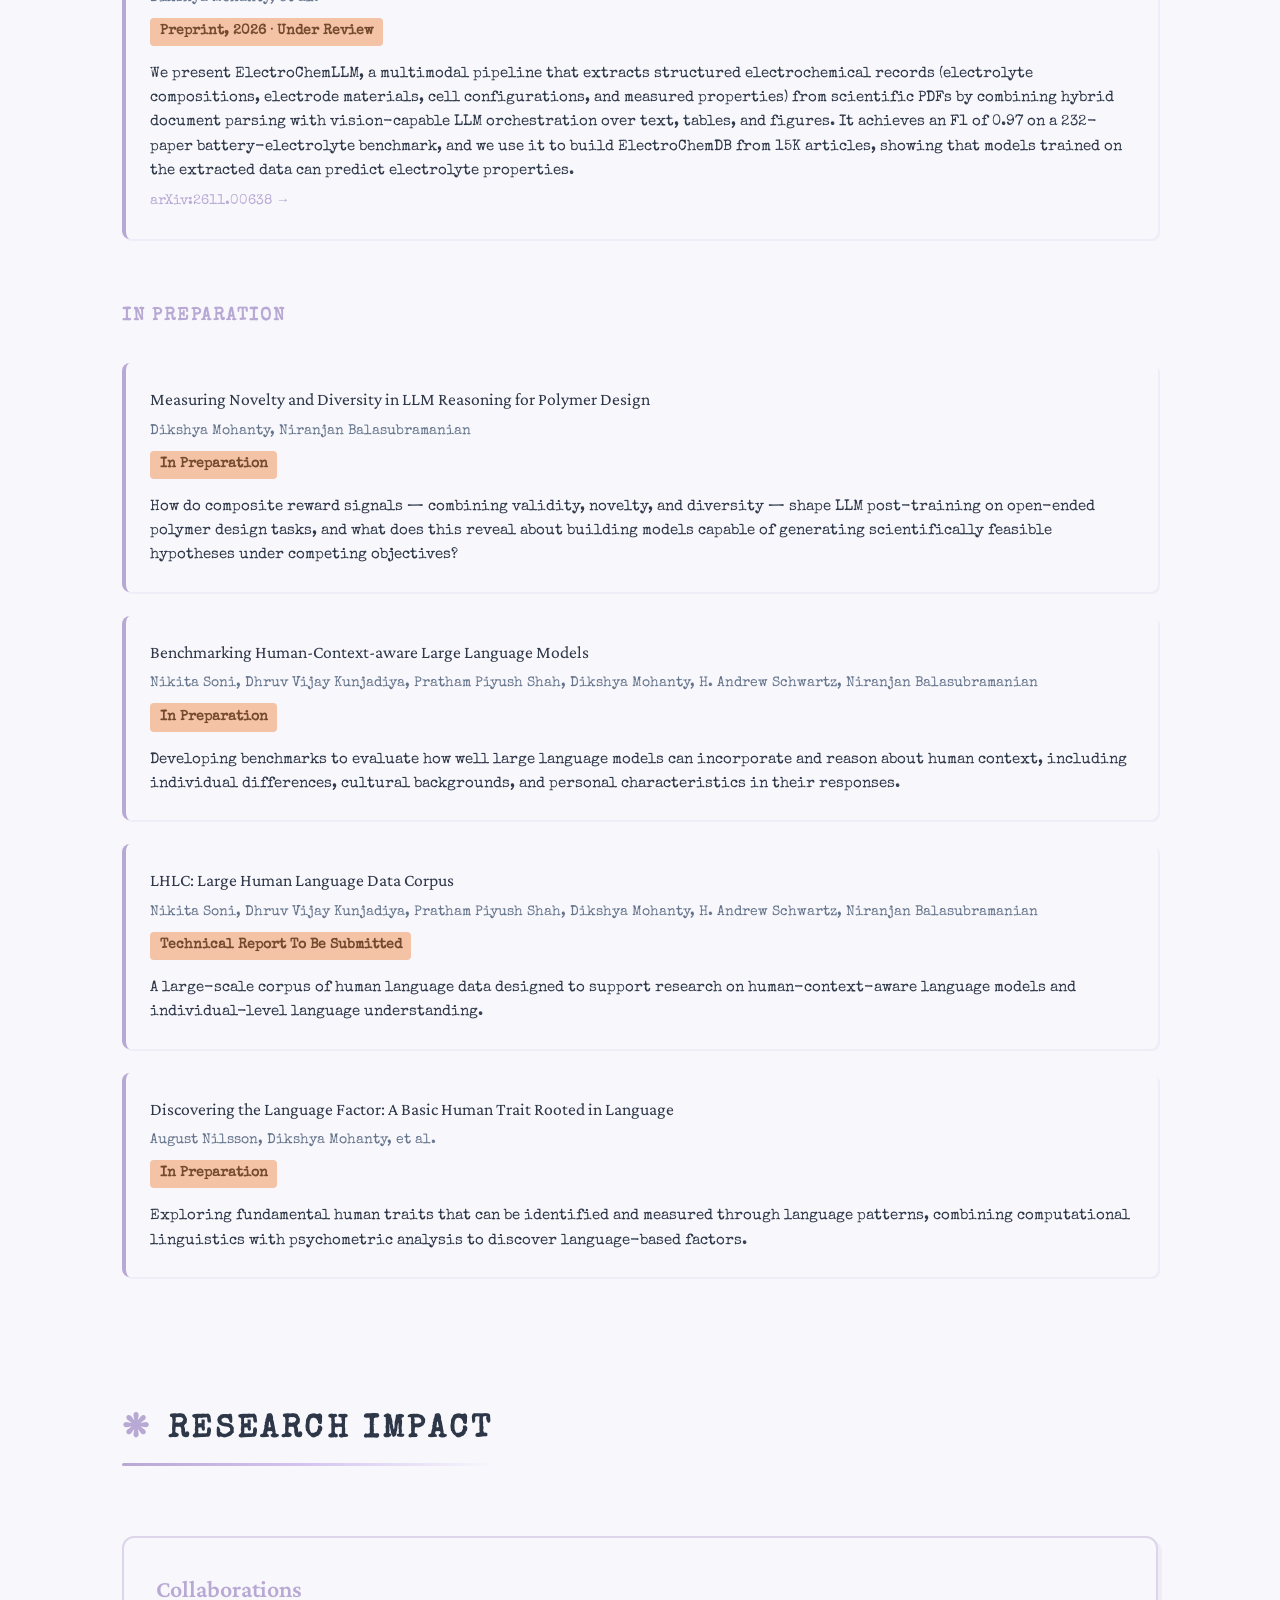
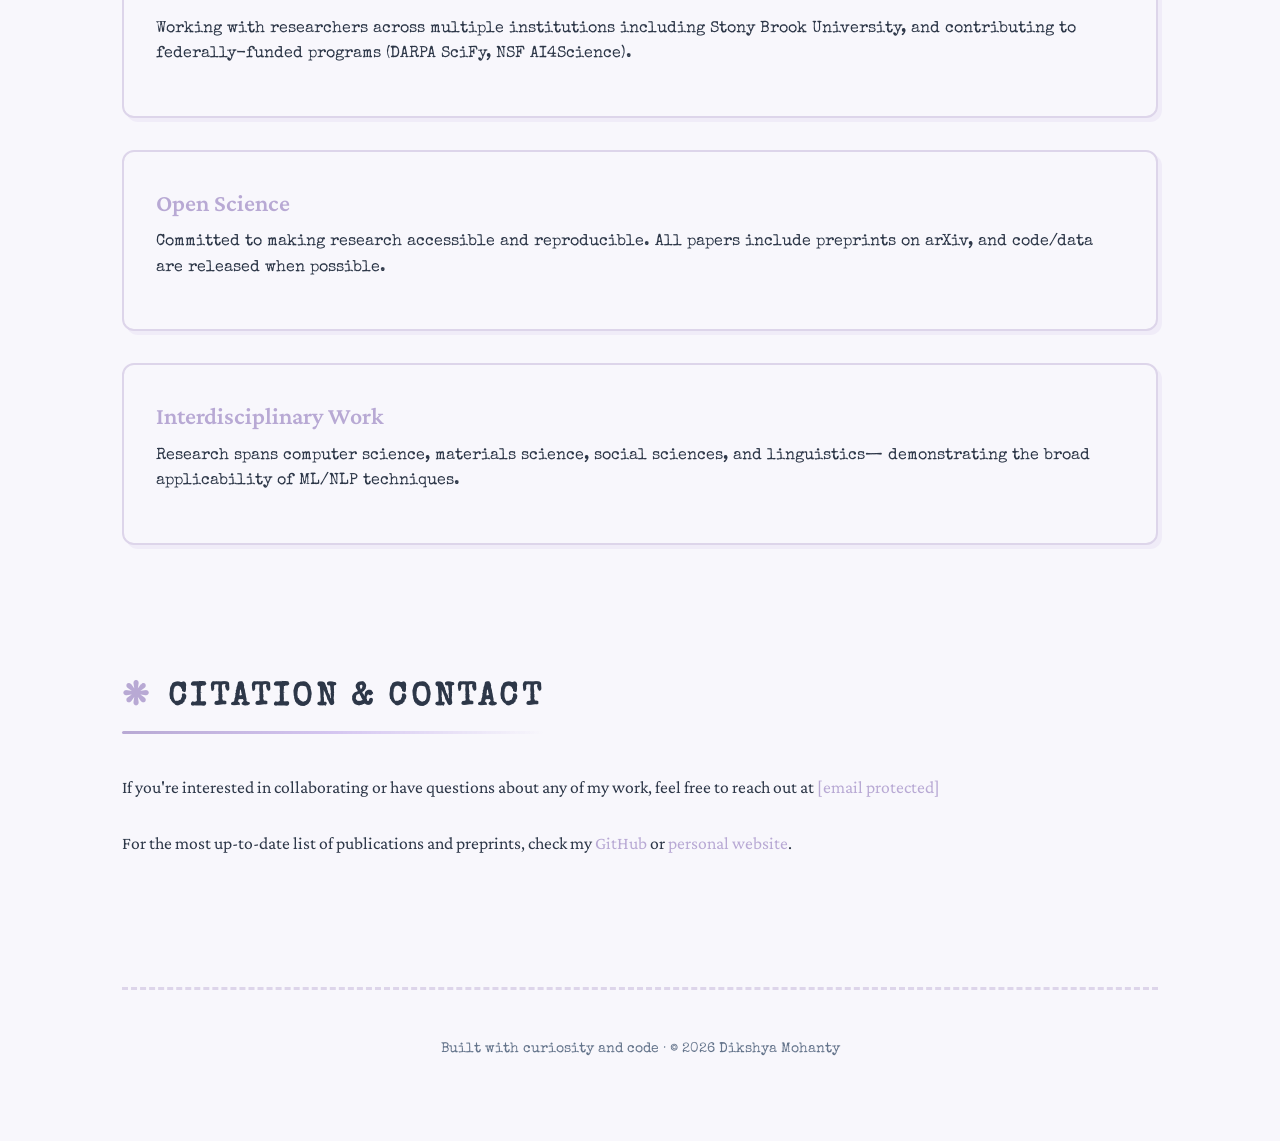
<file: pages/publications.html>
<!DOCTYPE html>
<html lang="en">
<head>
    <meta charset="UTF-8">
    <meta name="viewport" content="width=device-width, initial-scale=1.0">
    <title>Publications · Dikshya Mohanty</title>
    <link href="https://fonts.googleapis.com/css2?family=Special+Elite&family=Crimson+Pro:wght@300;400;600&display=swap" rel="stylesheet">
    <link rel="stylesheet" href="../css/style.css">
</head>
<body>
    <div class="bg-grid"></div>
    <div class="noise"></div>
    <div class="cursor"></div>
    <div class="cursor-follower"></div>

    <nav>
        <div class="nav-container">
            <a href="../index.html" class="nav-logo">DM</a>
            <button class="mobile-menu-toggle">☰</button>
            <ul class="nav-links">
                <li><a href="../index.html">Home</a></li>
                <li><a href="research.html">Research</a></li>
                <li><a href="projects.html">Projects</a></li>
                <li><a href="experience.html">Experience</a></li>
                <li><a href="publications.html">Publications</a></li>
                <li><a href="blog.html">Blog</a></li>
                <li><a href="hobbies.html">Hobbies</a></li>
                <li class="nav-dropdown">
                    <span class="dropdown-toggle">Downloads</span>
                    <div class="dropdown-menu">
                        <a href="#" download style="opacity: 0.5; pointer-events: none;">
                            <span>📄</span> Resume (1-page)
                        </a>
                        <a href="#" download style="opacity: 0.5; pointer-events: none;">
                            <span>📑</span> CV (Full)
                        </a>
                    </div>
                </li>
            </ul>
        </div>
    </nav>

    <div class="container">
        <div class="content">
            <section id="publications">
                <h2>Publications</h2>
                <p class="descriptive-text-large" style="margin-bottom: 3rem;">
                    My research spans large language models, multilingual NLP, evaluation, and applications 
                    in scientific domains. All preprints are available on arXiv.
                </p>
                
                <h3 style="font-family: var(--mono); font-size: 1.1rem; color: var(--accent); margin-top: 3rem; margin-bottom: 1.5rem; text-transform: uppercase; letter-spacing: 0.1em;">Published</h3>

                <div class="pub-list">
                    <div class="pub-item">
                        <div class="pub-title">
                            Teaching and Evaluating LLMs to Reason About Polymer Design Related Tasks
                        </div>
                        <div class="pub-authors">Dikshya Mohanty, et al.</div>
                        <div class="pub-venue">Findings of EACL 2027 (to appear) · LM4Sci Workshop @ COLM 2026</div>
                        <p style="color: var(--text); margin-top: 1rem; font-size: 0.95rem; line-height: 1.6;">
                            We introduce PolyBench, a comprehensive benchmark with 125K+ tasks for evaluating
                            compositional reasoning in polymer design and synthesis. The benchmark includes
                            knowledge-augmented reasoning traces and diagnostic evaluations that reveal specific
                            skill gaps in how LLMs handle multi-constraint reasoning problems. Our analysis
                            provides insights into improving LLM capabilities for scientific applications.
                        </p>
                        <a href="https://arxiv.org/abs/2601.16312" class="pub-link" target="_blank">
                            arXiv:2601.16312 →
                        </a>
                    </div>

                    <div class="pub-item">
                        <div class="pub-title">
                            A Longitudinal, Multinational, and Multilingual Corpus of News Coverage of
                            the Russo-Ukrainian War
                        </div>
                        <div class="pub-authors">Dikshya Mohanty, et al.</div>
                        <div class="pub-venue">LREC 2026</div>
                        <p style="color: var(--text); margin-top: 1rem; font-size: 0.95rem; line-height: 1.6;">
                            We present DNIPRO, a novel longitudinal, multinational, and multilingual corpus
                            containing 246K+ news articles covering the Russo-Ukrainian War. The dataset enables
                            analysis of how geopolitical narratives evolve over time and differ across national
                            and linguistic boundaries, providing insights into information dynamics and framing
                            strategies.
                        </p>
                        <a href="https://lrec.elra.info/lrec2026-main-512" class="pub-link" target="_blank">
                            LREC 2026 →
                        </a>
                        <a href="https://aclanthology.org/2026.lrec-1.512/" class="pub-link" target="_blank" style="margin-left: 1rem;">
                            ACL Anthology →
                        </a>
                        <a href="https://arxiv.org/abs/2601.16309" class="pub-link" target="_blank" style="margin-left: 1rem;">
                            arXiv:2601.16309 →
                        </a>
                        <a href="https://f003.backblazeb2.com/file/lrec-media/lrec2026/posters/527.pdf" class="pub-link" target="_blank" style="margin-left: 1rem;">
                            Poster →
                        </a>
                        <a href="https://f003.backblazeb2.com/file/lrec-media/lrec2026/videos/527.mp4" class="pub-link" target="_blank" style="margin-left: 1rem;">
                            Video →
                        </a>
                    </div>

                    <div class="pub-item">
                        <div class="pub-title">
                            Addressing the Ecological Fallacy in Larger LMs with Human Context
                        </div>
                        <div class="pub-authors">
                            Nikita Soni, Dhruv Vijay Kunjadiya, Pratham Piyush Shah, Dikshya Mohanty,
                            H. Andrew Schwartz, Niranjan Balasubramanian
                        </div>
                        <div class="pub-venue">CoNLL 2026</div>
                        <p style="color: var(--text); margin-top: 1rem; font-size: 0.95rem; line-height: 1.6;">
                            Investigating how incorporating author-level context can address ecological fallacy
                            issues in large language models, particularly when models are trained on aggregate-level
                            data but used to make individual-level predictions.
                        </p>
                        <a href="https://aclanthology.org/2026.conll-main.9/" class="pub-link" target="_blank">
                            CoNLL 2026 →
                        </a>
                        <a href="https://arxiv.org/abs/2603.05928" class="pub-link" target="_blank" style="margin-left: 1rem;">
                            arXiv:2603.05928 →
                        </a>
                    </div>

                    <div class="pub-item">
                        <div class="pub-title">
                            Big Data and Omics Technology in Fisheries Biology: New Approaches and
                            Changing Perspectives
                        </div>
                        <div class="pub-authors">Bimal Prasanna Mohanty, Dikshya Mohanty, et al.</div>
                        <div class="pub-venue">Book Chapter, 2020</div>
                        <p style="color: var(--text); margin-top: 1rem; font-size: 0.95rem; line-height: 1.6;">
                            A comprehensive overview of how big data and omics technologies are transforming
                            fisheries biology, covering new computational approaches and their impact on
                            understanding aquatic ecosystems.
                        </p>
                        <a href="https://www.researchgate.net/profile/Bimal-Mohanty/publication/346953816_Big_Data_Science_and_Omics_Technology/links/5fd38ffaa6fdccdcb8baf0d1/Big-Data-Science-and-Omics-Technology.pdf" class="pub-link" target="_blank">
                            ResearchGate →
                        </a>
                    </div>
                </div>

                <h3 style="font-family: var(--mono); font-size: 1.1rem; color: var(--accent); margin-top: 4rem; margin-bottom: 1.5rem; text-transform: uppercase; letter-spacing: 0.1em;">Under Review</h3>

                <div class="pub-list">
                    <div class="pub-item">
                        <div class="pub-title">
                            ElectroChemLLM: A Multimodal LLM Pipeline for High-Fidelity Electrochemical Informatics
                        </div>
                        <div class="pub-authors">Dikshya Mohanty, et al.</div>
                        <div class="pub-venue">Preprint, 2026 · Under Review</div>
                        <p style="color: var(--text); margin-top: 1rem; font-size: 0.95rem; line-height: 1.6;">
                            We present ElectroChemLLM, a multimodal pipeline that extracts structured electrochemical
                            records (electrolyte compositions, electrode materials, cell configurations, and measured
                            properties) from scientific PDFs by combining hybrid document parsing with vision-capable
                            LLM orchestration over text, tables, and figures. It achieves an F1 of 0.97 on a 232-paper
                            battery-electrolyte benchmark, and we use it to build ElectroChemDB from 15K articles,
                            showing that models trained on the extracted data can predict electrolyte properties.
                        </p>
                        <a href="https://arxiv.org/abs/2611.00638" class="pub-link" target="_blank">
                            arXiv:2611.00638 →
                        </a>
                    </div>
                </div>

                <h3 style="font-family: var(--mono); font-size: 1.1rem; color: var(--accent); margin-top: 4rem; margin-bottom: 1.5rem; text-transform: uppercase; letter-spacing: 0.1em;">In Preparation</h3>

                <div class="pub-list">
                    <div class="pub-item">
                        <div class="pub-title">
                            Measuring Novelty and Diversity in LLM Reasoning for Polymer Design
                        </div>
                        <div class="pub-authors">Dikshya Mohanty, Niranjan Balasubramanian</div>
                        <div class="pub-venue">In Preparation</div>
                        <p style="color: var(--text); margin-top: 1rem; font-size: 0.95rem; line-height: 1.6;">
                            How do composite reward signals — combining validity, novelty, and diversity — shape LLM post-training on open-ended polymer design tasks, and what does this reveal about building models capable of generating scientifically feasible hypotheses under competing objectives?
                        </p>
                    </div>

                    <div class="pub-item">
                        <div class="pub-title">
                            Benchmarking Human-Context-aware Large Language Models
                        </div>
                        <div class="pub-authors">
                            Nikita Soni, Dhruv Vijay Kunjadiya, Pratham Piyush Shah, Dikshya Mohanty,
                            H. Andrew Schwartz, Niranjan Balasubramanian
                        </div>
                        <div class="pub-venue">In Preparation</div>
                        <p style="color: var(--text); margin-top: 1rem; font-size: 0.95rem; line-height: 1.6;">
                            Developing benchmarks to evaluate how well large language models can incorporate and
                            reason about human context, including individual differences, cultural backgrounds,
                            and personal characteristics in their responses.
                        </p>
                    </div>

                    <div class="pub-item">
                        <div class="pub-title">
                            LHLC: Large Human Language Data Corpus
                        </div>
                        <div class="pub-authors">
                            Nikita Soni, Dhruv Vijay Kunjadiya, Pratham Piyush Shah, Dikshya Mohanty,
                            H. Andrew Schwartz, Niranjan Balasubramanian
                        </div>
                        <div class="pub-venue">Technical Report To Be Submitted</div>
                        <p style="color: var(--text); margin-top: 1rem; font-size: 0.95rem; line-height: 1.6;">
                            A large-scale corpus of human language data designed to support research on
                            human-context-aware language models and individual-level language understanding.
                        </p>
                    </div>

                    <div class="pub-item">
                        <div class="pub-title">
                            Discovering the Language Factor: A Basic Human Trait Rooted in Language
                        </div>
                        <div class="pub-authors">August Nilsson, Dikshya Mohanty, et al.</div>
                        <div class="pub-venue">In Preparation</div>
                        <p style="color: var(--text); margin-top: 1rem; font-size: 0.95rem; line-height: 1.6;">
                            Exploring fundamental human traits that can be identified and measured through
                            language patterns, combining computational linguistics with psychometric analysis
                            to discover language-based factors.
                        </p>
                    </div>
                </div>

            </section>

            <section>
                <h2>Research Impact</h2>
                <div class="projects-grid">
                    <div class="project-card">
                        <h3 class="project-title">Collaborations</h3>
                        <p class="project-desc">
                            Working with researchers across multiple institutions including Stony Brook University, 
                            and contributing to federally-funded programs (DARPA SciFy, NSF AI4Science).
                        </p>
                    </div>

                    <div class="project-card">
                        <h3 class="project-title">Open Science</h3>
                        <p class="project-desc">
                            Committed to making research accessible and reproducible. All papers include 
                            preprints on arXiv, and code/data are released when possible.
                        </p>
                    </div>

                    <div class="project-card">
                        <h3 class="project-title">Interdisciplinary Work</h3>
                        <p class="project-desc">
                            Research spans computer science, materials science, social sciences, and linguistics—
                            demonstrating the broad applicability of ML/NLP techniques.
                        </p>
                    </div>
                </div>
            </section>

            <section>
                <h2>Citation & Contact</h2>
                <p class="descriptive-text">
                    If you're interested in collaborating or have questions about any of my work, 
                    feel free to reach out at <a href="/cdn-cgi/l/email-protection#fc98959193949d928885bc9f8fd28f889392859e8e939397d2999889" style="color: var(--accent); text-decoration: none;"><span class="__cf_email__" data-cfemail="ee8a878381868f809a97ae8d9dc09d9a8180978c9c818185c08b8a9b">[email&#160;protected]</span></a>
                </p>
                <p class="descriptive-text">
                    For the most up-to-date list of publications and preprints, check my 
                    <a href="https://github.com/dikshyam" target="_blank" style="color: var(--accent); text-decoration: none;">GitHub</a> 
                    or <a href="https://www.dikshyamohanty.com" target="_blank" style="color: var(--accent); text-decoration: none;">personal website</a>.
                </p>
            </section>
        </div>

        <footer>
            <p>Built with curiosity and code · © 2026 Dikshya Mohanty</p>
        </footer>
    </div>

    <div class="scroll-indicator" onclick="window.scrollTo({top: 0, behavior: 'smooth'})">
        ↑
    </div>

    <button class="theme-toggle" id="theme-toggle" aria-label="Toggle dark mode">
        🌙
    </button>

    <script src="../js/main.js"></script>
</body>
</html>
</file>
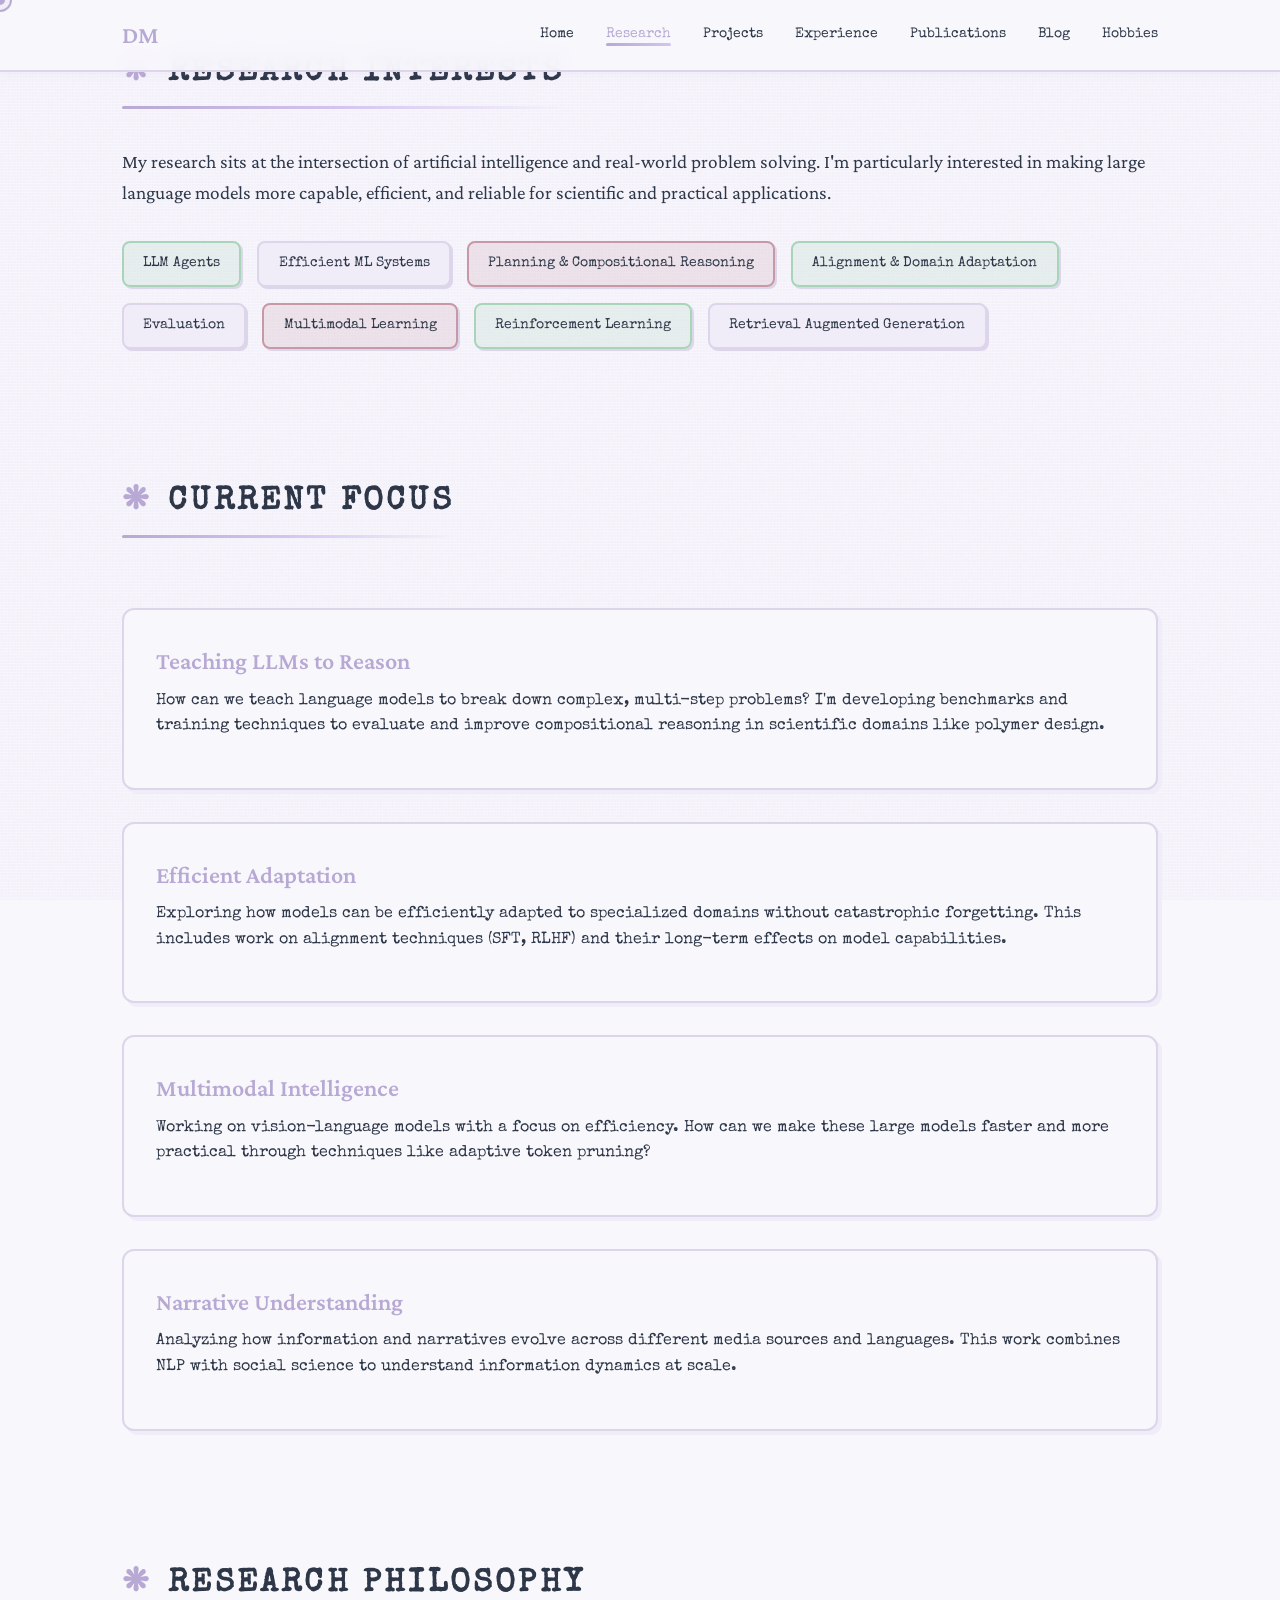
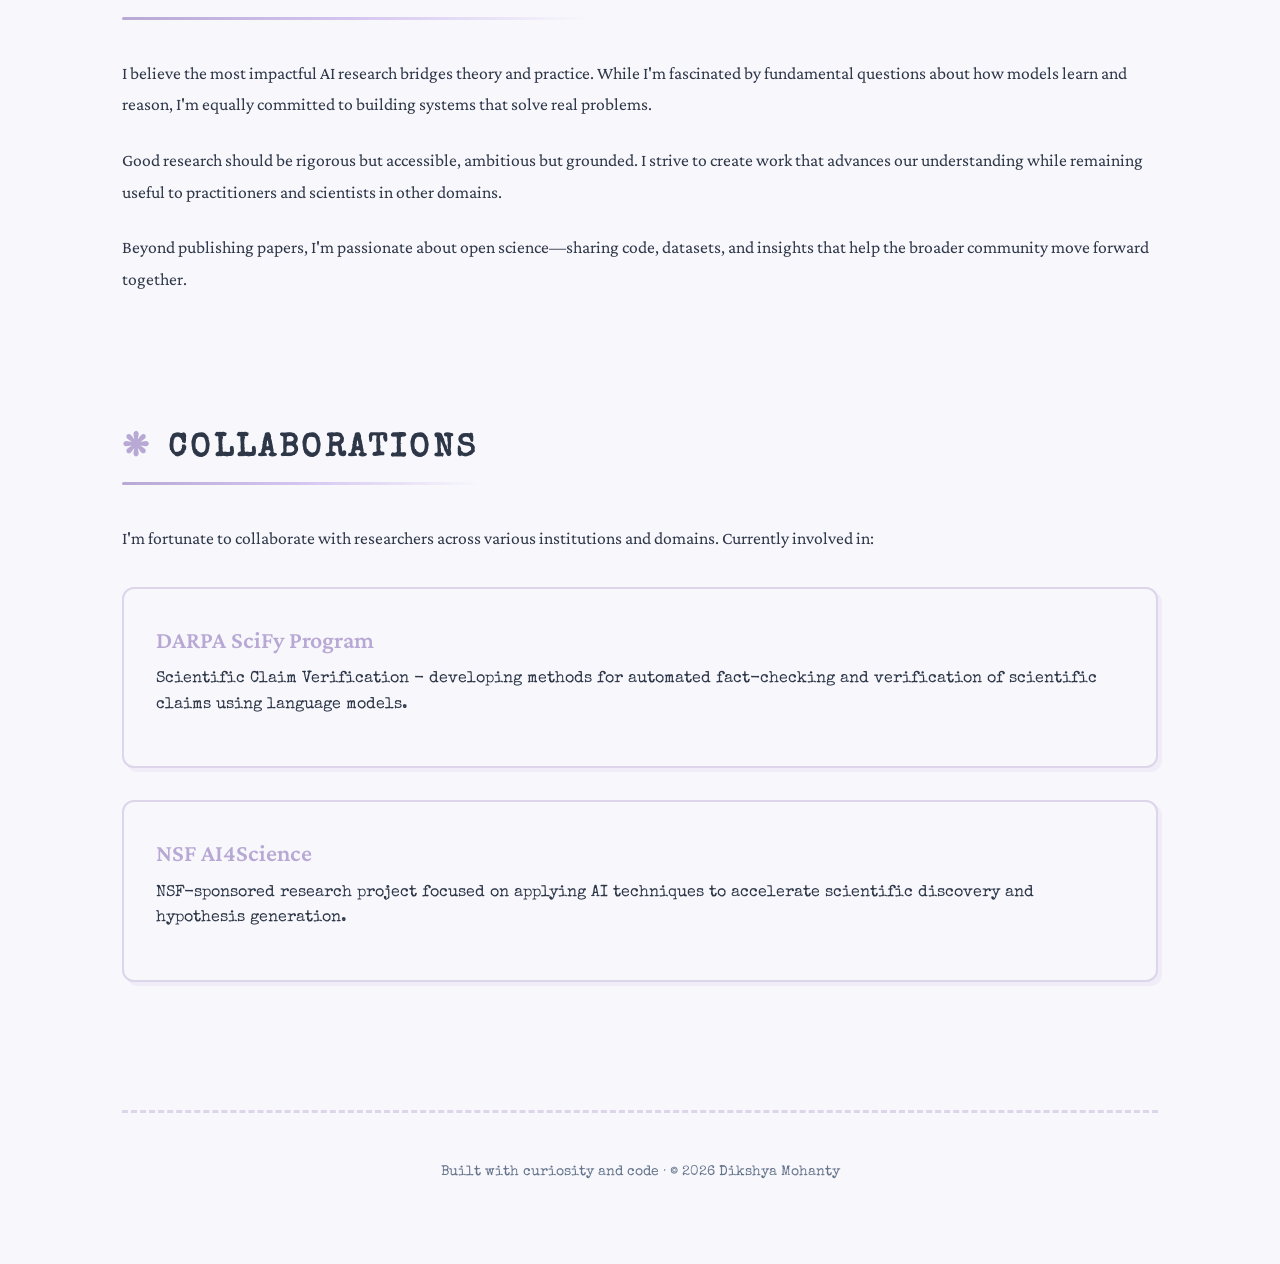
<file: pages/research.html>
<!DOCTYPE html>
<html lang="en">
<head>
    <meta charset="UTF-8">
    <meta name="viewport" content="width=device-width, initial-scale=1.0">
    <title>Research · Dikshya Mohanty</title>
    <link href="https://fonts.googleapis.com/css2?family=Special+Elite&family=Crimson+Pro:wght@300;400;600&display=swap" rel="stylesheet">
    <link rel="stylesheet" href="../css/style.css">
</head>
<body>
    <div class="bg-grid"></div>
    <div class="noise"></div>
    <div class="cursor"></div>
    <div class="cursor-follower"></div>

    <nav>
        <div class="nav-container">
            <a href="../index.html" class="nav-logo">DM</a>
            <button class="mobile-menu-toggle">☰</button>
            <ul class="nav-links">
                <li><a href="../index.html">Home</a></li>
                <li><a href="research.html">Research</a></li>
                <li><a href="projects.html">Projects</a></li>
                <li><a href="experience.html">Experience</a></li>
                <li><a href="publications.html">Publications</a></li>
                <li><a href="blog.html">Blog</a></li>
                <li><a href="hobbies.html">Hobbies</a></li>
            </ul>
        </div>
    </nav>

    <div class="container">
        <div class="content">
            <section id="research">
                <h2>Research Interests</h2>
                <p class="descriptive-text-large">
                    My research sits at the intersection of artificial intelligence and real-world problem solving. 
                    I'm particularly interested in making large language models more capable, efficient, and reliable 
                    for scientific and practical applications.
                </p>
                <div class="interests">
                    <span class="interest-tag">LLM Agents</span>
                    <span class="interest-tag">Efficient ML Systems</span>
                    <span class="interest-tag">Planning & Compositional Reasoning</span>
                    <span class="interest-tag">Alignment & Domain Adaptation</span>
                    <span class="interest-tag">Evaluation</span>
                    <span class="interest-tag">Multimodal Learning</span>
                    <span class="interest-tag">Reinforcement Learning</span>
                    <span class="interest-tag">Retrieval Augmented Generation</span>
                </div>
            </section>

            <section>
                <h2>Current Focus</h2>
                <div class="projects-grid">
                    <div class="project-card">
                        <h3 class="project-title">Teaching LLMs to Reason</h3>
                        <p class="project-desc">
                            How can we teach language models to break down complex, multi-step problems? 
                            I'm developing benchmarks and training techniques to evaluate and improve 
                            compositional reasoning in scientific domains like polymer design.
                        </p>
                    </div>

                    <div class="project-card">
                        <h3 class="project-title">Efficient Adaptation</h3>
                        <p class="project-desc">
                            Exploring how models can be efficiently adapted to specialized domains without 
                            catastrophic forgetting. This includes work on alignment techniques (SFT, RLHF) 
                            and their long-term effects on model capabilities.
                        </p>
                    </div>

                    <div class="project-card">
                        <h3 class="project-title">Multimodal Intelligence</h3>
                        <p class="project-desc">
                            Working on vision-language models with a focus on efficiency. How can we make 
                            these large models faster and more practical through techniques like adaptive 
                            token pruning?
                        </p>
                    </div>

                    <div class="project-card">
                        <h3 class="project-title">Narrative Understanding</h3>
                        <p class="project-desc">
                            Analyzing how information and narratives evolve across different media sources 
                            and languages. This work combines NLP with social science to understand 
                            information dynamics at scale.
                        </p>
                    </div>
                </div>
            </section>

            <section>
                <h2>Research Philosophy</h2>
                <p class="descriptive-text">
                    I believe the most impactful AI research bridges theory and practice. While I'm fascinated 
                    by fundamental questions about how models learn and reason, I'm equally committed to building 
                    systems that solve real problems.
                </p>
                <p class="descriptive-text">
                    Good research should be rigorous but accessible, ambitious but grounded. I strive to create 
                    work that advances our understanding while remaining useful to practitioners and scientists 
                    in other domains.
                </p>
                <p class="descriptive-text">
                    Beyond publishing papers, I'm passionate about open science—sharing code, datasets, and 
                    insights that help the broader community move forward together.
                </p>
            </section>

            <section>
                <h2>Collaborations</h2>
                <p class="descriptive-text">
                    I'm fortunate to collaborate with researchers across various institutions and domains. 
                    Currently involved in:
                </p>
                <div class="projects-grid">
                    <div class="project-card">
                        <h3 class="project-title">DARPA SciFy Program</h3>
                        <p class="project-desc">
                            Scientific Claim Verification - developing methods for automated fact-checking 
                            and verification of scientific claims using language models.
                        </p>
                    </div>

                    <div class="project-card">
                        <h3 class="project-title">NSF AI4Science</h3>
                        <p class="project-desc">
                            NSF-sponsored research project focused on applying AI techniques to accelerate 
                            scientific discovery and hypothesis generation.
                        </p>
                    </div>
                </div>
            </section>
        </div>

        <footer>
            <p>Built with curiosity and code · © 2026 Dikshya Mohanty</p>
        </footer>
    </div>

    <div class="scroll-indicator" onclick="window.scrollTo({top: 0, behavior: 'smooth'})">
        ↑
    </div>

    <script src="../js/main.js"></script>
</body>
</html>
</file>
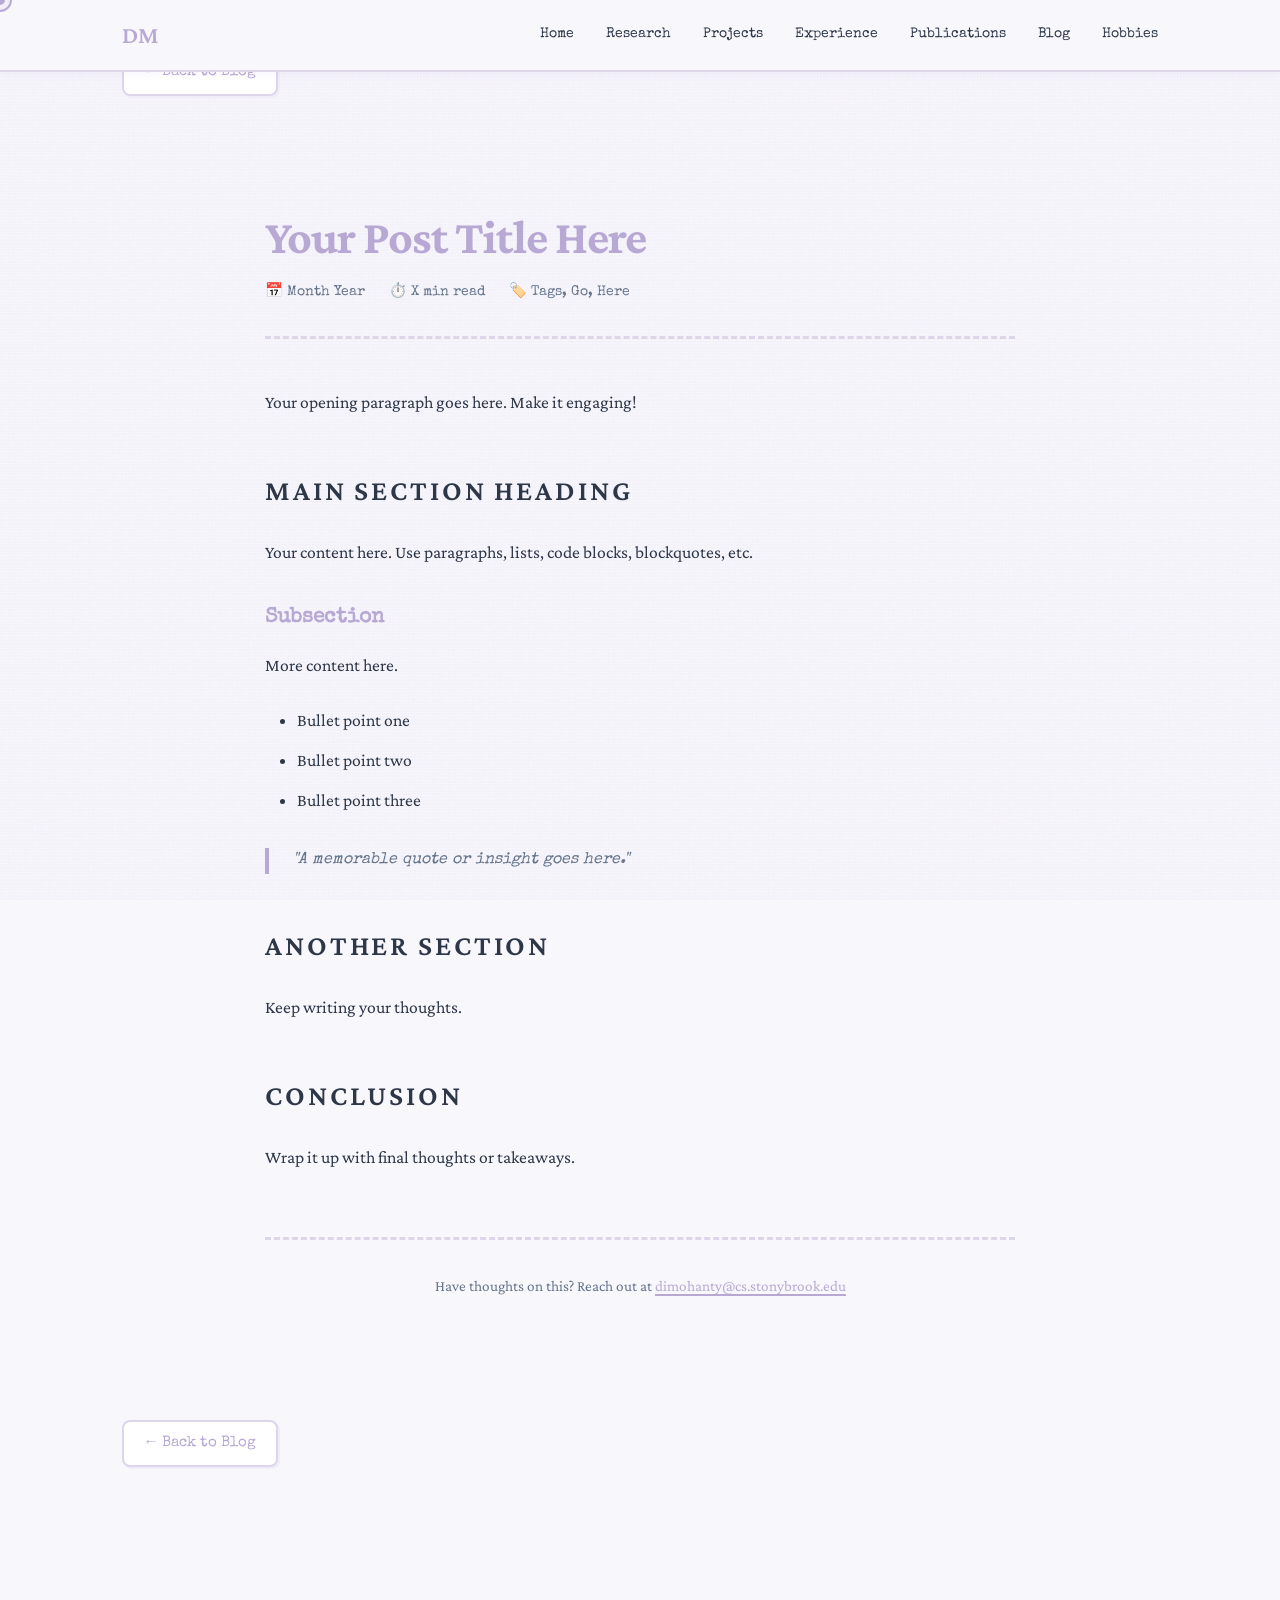
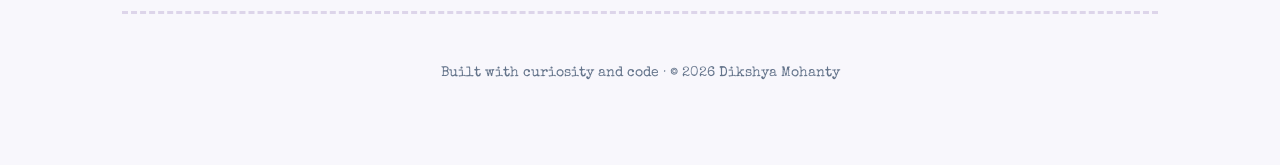
<file: pages/blog/_TEMPLATE.html>
<!DOCTYPE html>
<html lang="en">
<head>
    <meta charset="UTF-8">
    <meta name="viewport" content="width=device-width, initial-scale=1.0">
    <title>Your Post Title Here · Dikshya Mohanty</title>
    <link href="https://fonts.googleapis.com/css2?family=Special+Elite&family=Crimson+Pro:wght@300;400;600&display=swap" rel="stylesheet">
    <link rel="stylesheet" href="../../css/style.css">
    <style>
        .blog-post-content {
            max-width: 750px;
            margin: 0 auto;
        }
        
        .blog-post-header {
            margin-bottom: 3rem;
            padding-bottom: 2rem;
            border-bottom: 3px dashed var(--border);
        }
        
        .blog-post-title {
            font-family: var(--serif);
            font-size: clamp(2rem, 5vw, 3rem);
            color: var(--accent);
            margin-bottom: 1rem;
            line-height: 1.2;
        }
        
        .blog-post-meta {
            display: flex;
            gap: 1.5rem;
            flex-wrap: wrap;
            color: #64748b;
            font-size: 0.9rem;
        }
        
        .blog-post-content h2 {
            font-family: var(--serif);
            font-size: 1.8rem;
            color: var(--text);
            margin: 3rem 0 1.5rem 0;
            position: relative;
            display: block;
        }
        
        .blog-post-content h2::before {
            content: '';
            margin-right: 0;
        }
        
        .blog-post-content h2::after {
            display: none;
        }
        
        .blog-post-content h3 {
            font-family: var(--mono);
            font-size: 1.3rem;
            color: var(--accent);
            margin: 2rem 0 1rem 0;
        }
        
        .blog-post-content p {
            font-family: var(--serif);
            font-size: 1.1rem;
            line-height: 1.8;
            color: var(--text);
            margin-bottom: 1.5rem;
        }
        
        .blog-post-content ul, .blog-post-content ol {
            font-family: var(--serif);
            font-size: 1.1rem;
            line-height: 1.8;
            color: var(--text);
            margin: 1.5rem 0 1.5rem 2rem;
        }
        
        .blog-post-content li {
            margin-bottom: 0.5rem;
        }
        
        .blog-post-content code {
            background: var(--subtle);
            padding: 0.2rem 0.5rem;
            border-radius: 4px;
            font-family: var(--mono);
            font-size: 0.9em;
            color: var(--accent);
        }
        
        .blog-post-content pre {
            background: var(--subtle);
            padding: 1.5rem;
            border-radius: 8px;
            overflow-x: auto;
            margin: 1.5rem 0;
            border: 2px solid var(--border);
        }
        
        .blog-post-content pre code {
            background: none;
            padding: 0;
        }
        
        .blog-post-content blockquote {
            border-left: 4px solid var(--accent);
            padding-left: 1.5rem;
            margin: 2rem 0;
            font-style: italic;
            color: #64748b;
        }
        
        .blog-post-content img {
            max-width: 100%;
            height: auto;
            border-radius: 8px;
            margin: 2rem 0;
            border: 2px solid var(--border);
        }
        
        .back-to-blog {
            display: inline-flex;
            align-items: center;
            gap: 0.5rem;
            color: var(--accent);
            text-decoration: none;
            font-size: 0.95rem;
            padding: 0.6rem 1.2rem;
            border: 2px solid var(--border);
            border-radius: 8px;
            transition: all 0.3s ease;
            background: white;
            box-shadow: 2px 2px 0 var(--subtle);
            margin-bottom: 3rem;
        }
        
        .back-to-blog:hover {
            border-color: var(--accent);
            transform: translateY(-2px);
            box-shadow: 3px 3px 0 var(--accent-dim);
        }
        
        .blog-post-footer {
            margin-top: 4rem;
            padding-top: 2rem;
            border-top: 3px dashed var(--border);
        }
    </style>
</head>
<body>
    <div class="bg-grid"></div>
    <div class="noise"></div>
    <div class="cursor"></div>
    <div class="cursor-follower"></div>

    <nav>
        <div class="nav-container">
            <a href="../../index.html" class="nav-logo">DM</a>
            <button class="mobile-menu-toggle">☰</button>
            <ul class="nav-links">
                <li><a href="../../index.html">Home</a></li>
                <li><a href="../research.html">Research</a></li>
                <li><a href="../projects.html">Projects</a></li>
                <li><a href="../experience.html">Experience</a></li>
                <li><a href="../publications.html">Publications</a></li>
                <li><a href="../blog.html">Blog</a></li>
                <li><a href="../hobbies.html">Hobbies</a></li>
            </ul>
        </div>
    </nav>

    <div class="container">
        <div class="content">
            <a href="../blog.html" class="back-to-blog">← Back to Blog</a>
            
            <article class="blog-post-content">
                <header class="blog-post-header">
                    <h1 class="blog-post-title">Your Post Title Here</h1>
                    <div class="blog-post-meta">
                        <span>📅 Month Year</span>
                        <span>⏱️ X min read</span>
                        <span>🏷️ Tags, Go, Here</span>
                    </div>
                </header>

                <p>
                    Your opening paragraph goes here. Make it engaging!
                </p>

                <h2>Main Section Heading</h2>

                <p>
                    Your content here. Use paragraphs, lists, code blocks, blockquotes, etc.
                </p>

                <h3>Subsection</h3>

                <p>More content here.</p>

                <ul>
                    <li>Bullet point one</li>
                    <li>Bullet point two</li>
                    <li>Bullet point three</li>
                </ul>

                <blockquote>
                    "A memorable quote or insight goes here."
                </blockquote>

                <h2>Another Section</h2>

                <p>Keep writing your thoughts.</p>

                <h2>Conclusion</h2>

                <p>
                    Wrap it up with final thoughts or takeaways.
                </p>

                <footer class="blog-post-footer">
                    <p style="color: #64748b; font-size: 0.95rem;">
                        Have thoughts on this? Reach out at 
                        <a href="mailto:dimohanty@cs.stonybrook.edu" class="text-link">dimohanty@cs.stonybrook.edu</a>
                    </p>
                </footer>
            </article>

            <a href="../blog.html" class="back-to-blog" style="margin-top: 3rem;">← Back to Blog</a>
        </div>

        <footer style="margin-top: 6rem;">
            <p>Built with curiosity and code · © 2026 Dikshya Mohanty</p>
        </footer>
    </div>

    <div class="scroll-indicator" onclick="window.scrollTo({top: 0, behavior: 'smooth'})">
        ↑
    </div>

    <script src="../../js/main.js"></script>
</body>
</html>
</file>
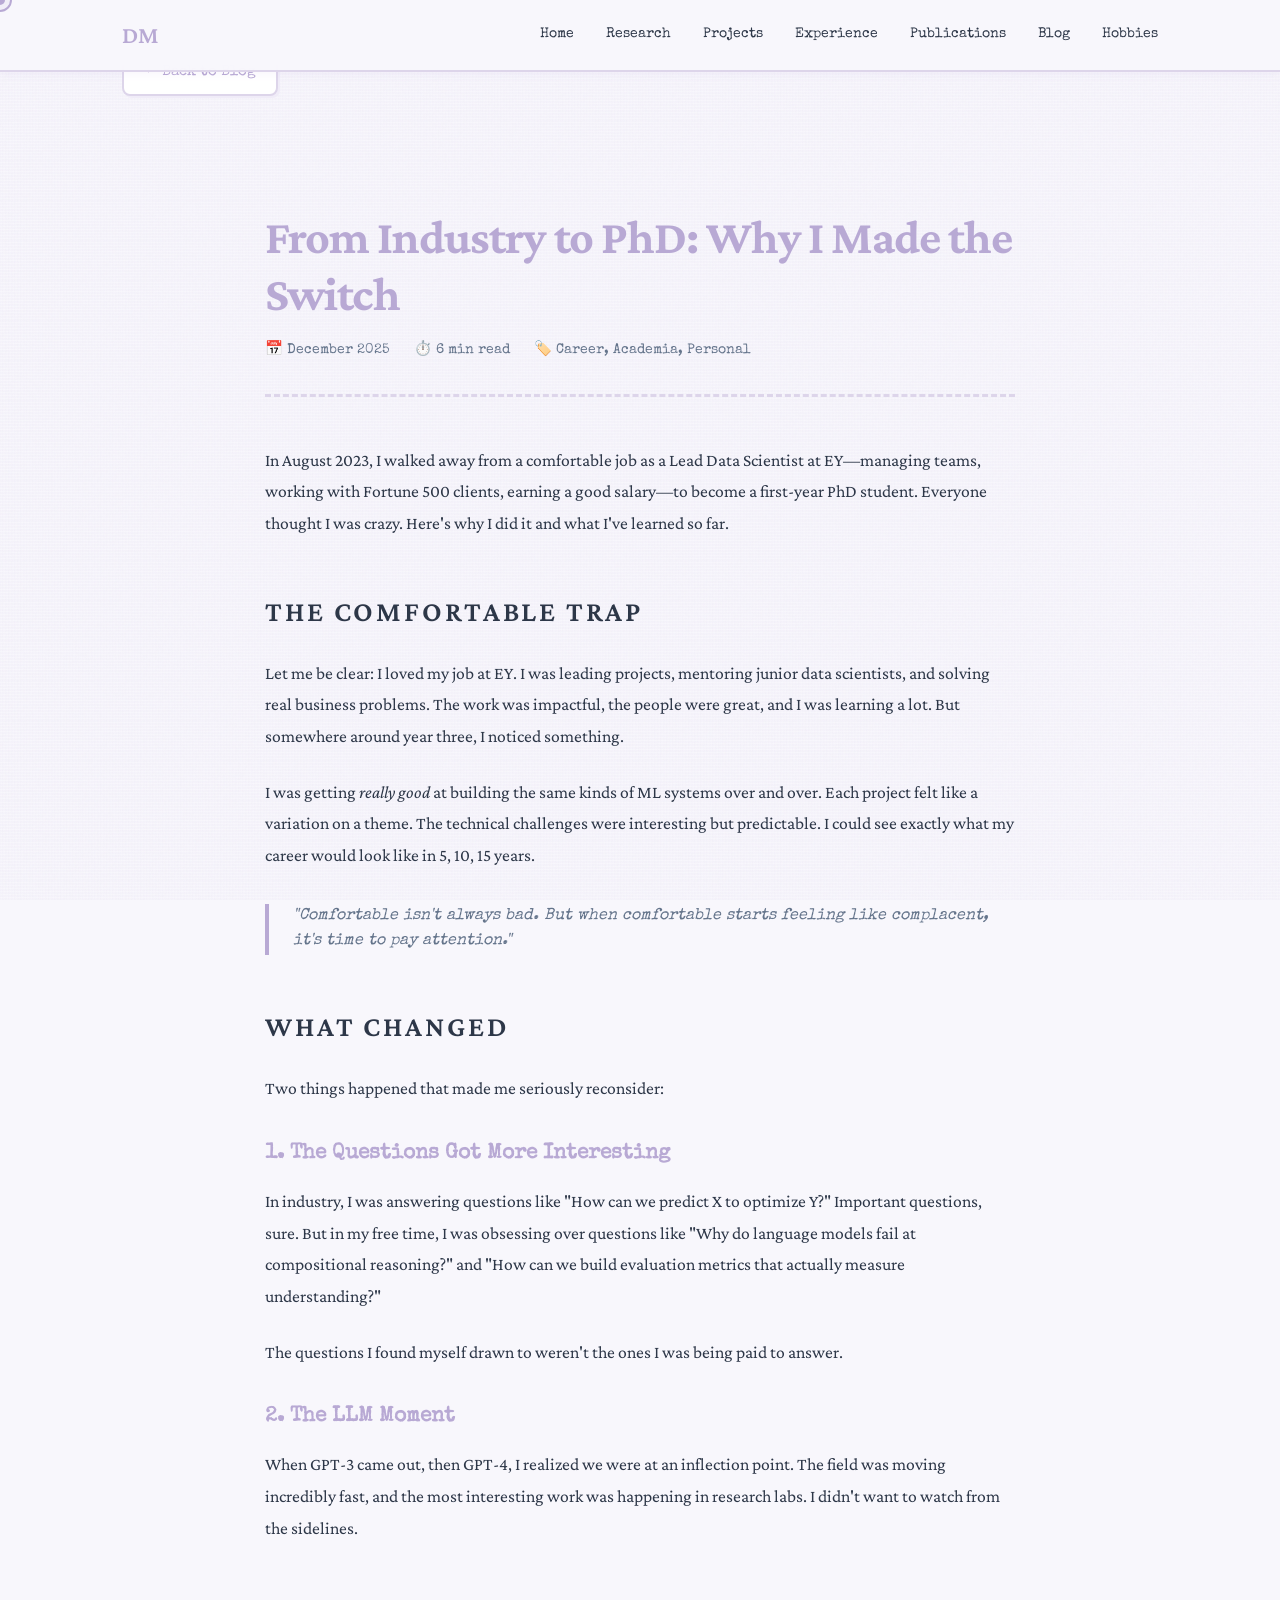
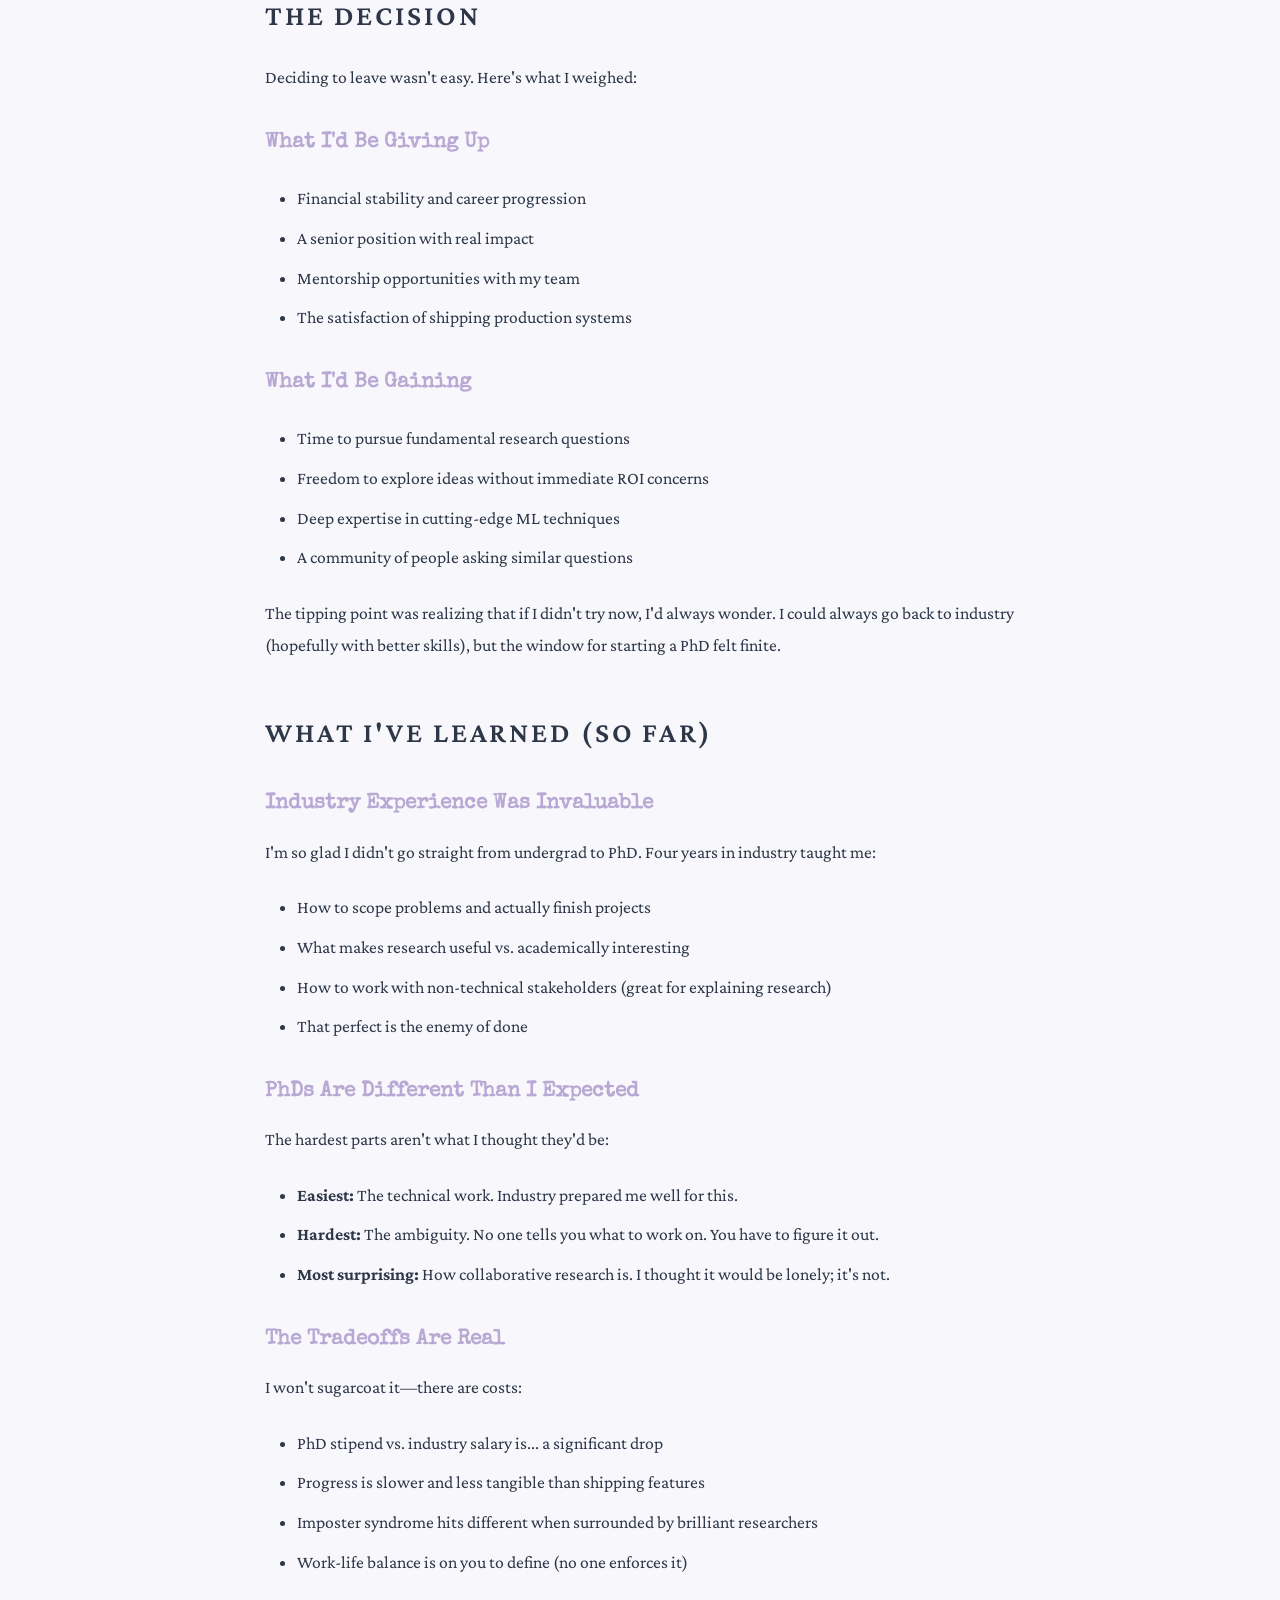
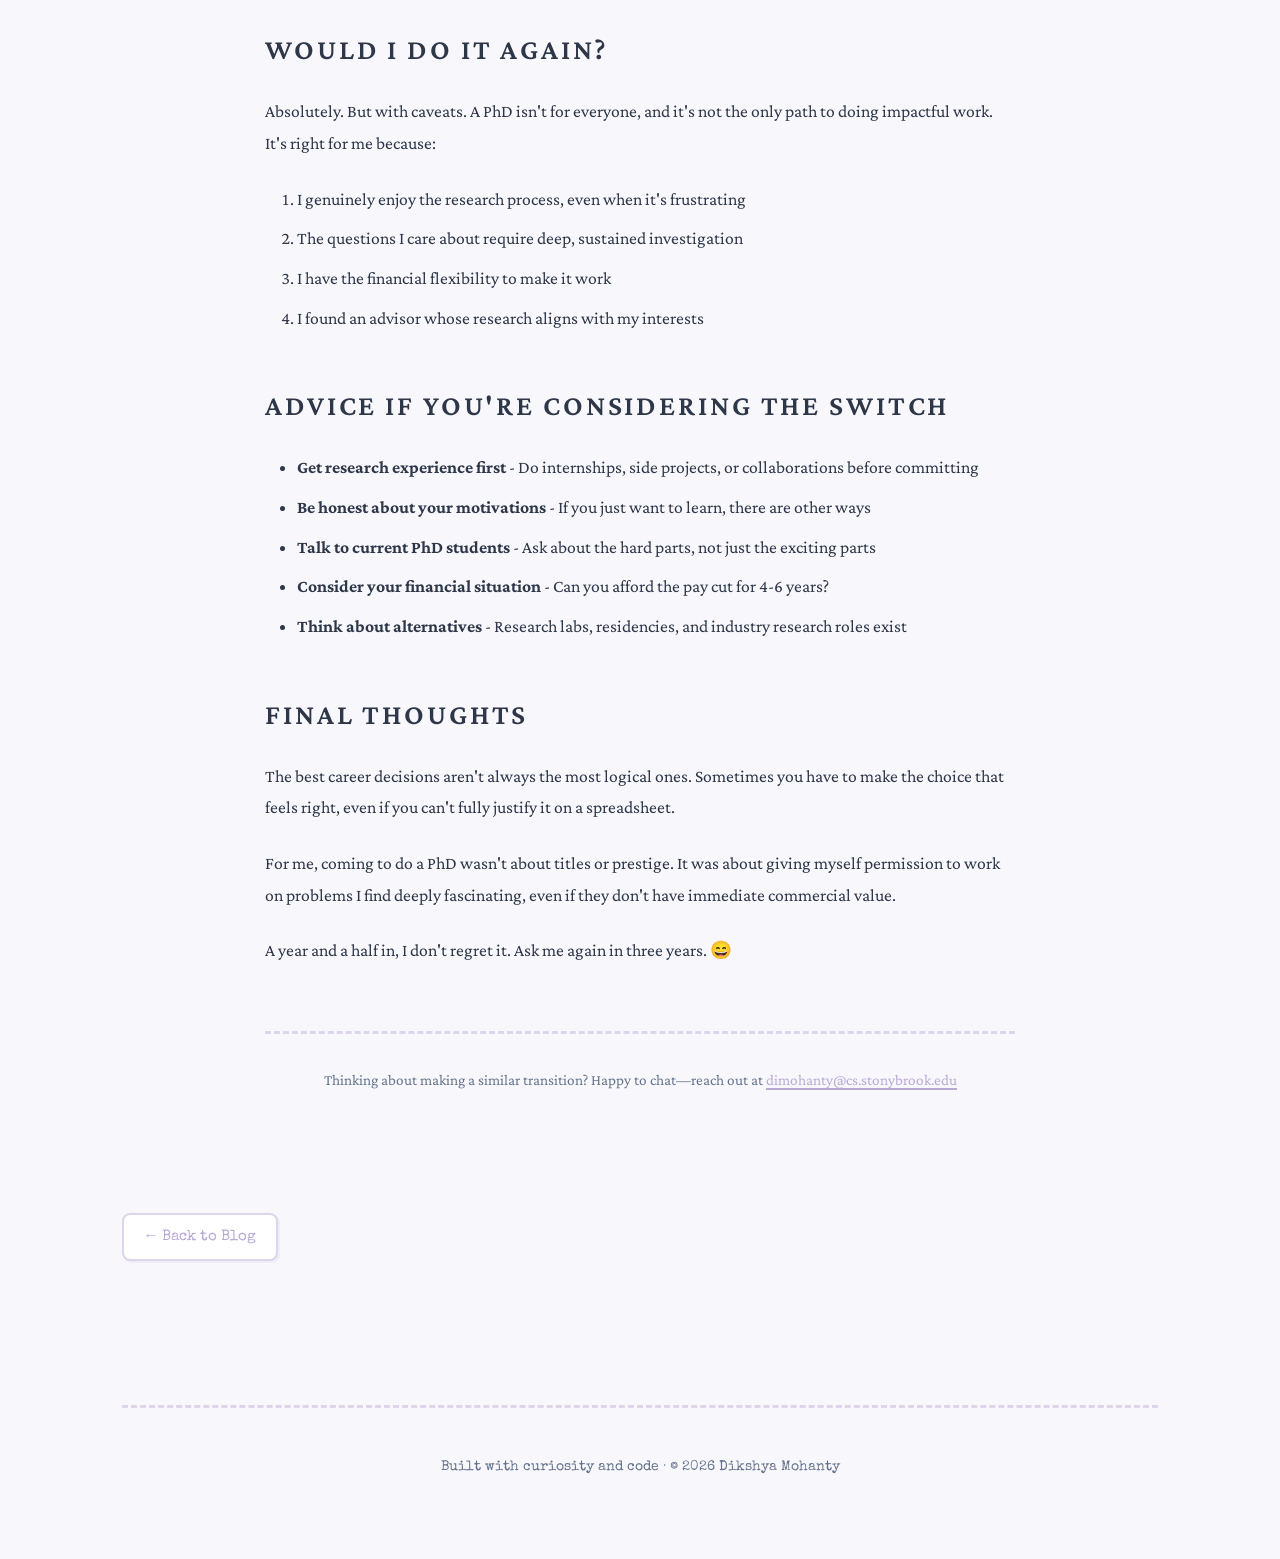
<file: pages/blog/industry-to-phd.html>
<!DOCTYPE html>
<html lang="en">
<head>
    <meta charset="UTF-8">
    <meta name="viewport" content="width=device-width, initial-scale=1.0">
    <title>From Industry to PhD: Why I Made the Switch · Dikshya Mohanty</title>
    <link href="https://fonts.googleapis.com/css2?family=Special+Elite&family=Crimson+Pro:wght@300;400;600&display=swap" rel="stylesheet">
    <link rel="stylesheet" href="../../css/style.css">
    <style>
        .blog-post-content {
            max-width: 750px;
            margin: 0 auto;
        }
        
        .blog-post-header {
            margin-bottom: 3rem;
            padding-bottom: 2rem;
            border-bottom: 3px dashed var(--border);
        }
        
        .blog-post-title {
            font-family: var(--serif);
            font-size: clamp(2rem, 5vw, 3rem);
            color: var(--accent);
            margin-bottom: 1rem;
            line-height: 1.2;
        }
        
        .blog-post-meta {
            display: flex;
            gap: 1.5rem;
            flex-wrap: wrap;
            color: #64748b;
            font-size: 0.9rem;
        }
        
        .blog-post-content h2 {
            font-family: var(--serif);
            font-size: 1.8rem;
            color: var(--text);
            margin: 3rem 0 1.5rem 0;
            position: relative;
            display: block;
        }
        
        .blog-post-content h2::before {
            content: '';
            margin-right: 0;
        }
        
        .blog-post-content h2::after {
            display: none;
        }
        
        .blog-post-content h3 {
            font-family: var(--mono);
            font-size: 1.3rem;
            color: var(--accent);
            margin: 2rem 0 1rem 0;
        }
        
        .blog-post-content p {
            font-family: var(--serif);
            font-size: 1.1rem;
            line-height: 1.8;
            color: var(--text);
            margin-bottom: 1.5rem;
        }
        
        .blog-post-content ul, .blog-post-content ol {
            font-family: var(--serif);
            font-size: 1.1rem;
            line-height: 1.8;
            color: var(--text);
            margin: 1.5rem 0 1.5rem 2rem;
        }
        
        .blog-post-content li {
            margin-bottom: 0.5rem;
        }
        
        .blog-post-content code {
            background: var(--subtle);
            padding: 0.2rem 0.5rem;
            border-radius: 4px;
            font-family: var(--mono);
            font-size: 0.9em;
            color: var(--accent);
        }
        
        .blog-post-content blockquote {
            border-left: 4px solid var(--accent);
            padding-left: 1.5rem;
            margin: 2rem 0;
            font-style: italic;
            color: #64748b;
        }
        
        .back-to-blog {
            display: inline-flex;
            align-items: center;
            gap: 0.5rem;
            color: var(--accent);
            text-decoration: none;
            font-size: 0.95rem;
            padding: 0.6rem 1.2rem;
            border: 2px solid var(--border);
            border-radius: 8px;
            transition: all 0.3s ease;
            background: white;
            box-shadow: 2px 2px 0 var(--subtle);
            margin-bottom: 3rem;
        }
        
        .back-to-blog:hover {
            border-color: var(--accent);
            transform: translateY(-2px);
            box-shadow: 3px 3px 0 var(--accent-dim);
        }
        
        .blog-post-footer {
            margin-top: 4rem;
            padding-top: 2rem;
            border-top: 3px dashed var(--border);
        }
    </style>
</head>
<body>
    <div class="bg-grid"></div>
    <div class="noise"></div>
    <div class="cursor"></div>
    <div class="cursor-follower"></div>

    <nav>
        <div class="nav-container">
            <a href="../../index.html" class="nav-logo">DM</a>
            <button class="mobile-menu-toggle">☰</button>
            <ul class="nav-links">
                <li><a href="../../index.html">Home</a></li>
                <li><a href="../research.html">Research</a></li>
                <li><a href="../projects.html">Projects</a></li>
                <li><a href="../experience.html">Experience</a></li>
                <li><a href="../publications.html">Publications</a></li>
                <li><a href="../blog.html">Blog</a></li>
                <li><a href="../hobbies.html">Hobbies</a></li>
            </ul>
        </div>
    </nav>

    <div class="container">
        <div class="content">
            <a href="../blog.html" class="back-to-blog">← Back to Blog</a>
            
            <article class="blog-post-content">
                <header class="blog-post-header">
                    <h1 class="blog-post-title">From Industry to PhD: Why I Made the Switch</h1>
                    <div class="blog-post-meta">
                        <span>📅 December 2025</span>
                        <span>⏱️ 6 min read</span>
                        <span>🏷️ Career, Academia, Personal</span>
                    </div>
                </header>

                <p>
                    In August 2023, I walked away from a comfortable job as a Lead Data Scientist at EY—managing 
                    teams, working with Fortune 500 clients, earning a good salary—to become a first-year PhD student. 
                    Everyone thought I was crazy. Here's why I did it and what I've learned so far.
                </p>

                <h2>The Comfortable Trap</h2>

                <p>
                    Let me be clear: I loved my job at EY. I was leading projects, mentoring junior data scientists, 
                    and solving real business problems. The work was impactful, the people were great, and I was 
                    learning a lot. But somewhere around year three, I noticed something.
                </p>

                <p>
                    I was getting <em>really good</em> at building the same kinds of ML systems over and over. 
                    Each project felt like a variation on a theme. The technical challenges were interesting but 
                    predictable. I could see exactly what my career would look like in 5, 10, 15 years.
                </p>

                <blockquote>
                    "Comfortable isn't always bad. But when comfortable starts feeling like complacent, 
                    it's time to pay attention."
                </blockquote>

                <h2>What Changed</h2>

                <p>
                    Two things happened that made me seriously reconsider:
                </p>

                <h3>1. The Questions Got More Interesting</h3>

                <p>
                    In industry, I was answering questions like "How can we predict X to optimize Y?" Important questions, 
                    sure. But in my free time, I was obsessing over questions like "Why do language models fail at 
                    compositional reasoning?" and "How can we build evaluation metrics that actually measure understanding?"
                </p>

                <p>
                    The questions I found myself drawn to weren't the ones I was being paid to answer.
                </p>

                <h3>2. The LLM Moment</h3>

                <p>
                    When GPT-3 came out, then GPT-4, I realized we were at an inflection point. The field was 
                    moving incredibly fast, and the most interesting work was happening in research labs. I didn't 
                    want to watch from the sidelines.
                </p>

                <h2>The Decision</h2>

                <p>
                    Deciding to leave wasn't easy. Here's what I weighed:
                </p>

                <h3>What I'd Be Giving Up</h3>

                <ul>
                    <li>Financial stability and career progression</li>
                    <li>A senior position with real impact</li>
                    <li>Mentorship opportunities with my team</li>
                    <li>The satisfaction of shipping production systems</li>
                </ul>

                <h3>What I'd Be Gaining</h3>

                <ul>
                    <li>Time to pursue fundamental research questions</li>
                    <li>Freedom to explore ideas without immediate ROI concerns</li>
                    <li>Deep expertise in cutting-edge ML techniques</li>
                    <li>A community of people asking similar questions</li>
                </ul>

                <p>
                    The tipping point was realizing that if I didn't try now, I'd always wonder. I could always 
                    go back to industry (hopefully with better skills), but the window for starting a PhD felt finite.
                </p>

                <h2>What I've Learned (So Far)</h2>

                <h3>Industry Experience Was Invaluable</h3>

                <p>
                    I'm so glad I didn't go straight from undergrad to PhD. Four years in industry taught me:
                </p>

                <ul>
                    <li>How to scope problems and actually finish projects</li>
                    <li>What makes research useful vs. academically interesting</li>
                    <li>How to work with non-technical stakeholders (great for explaining research)</li>
                    <li>That perfect is the enemy of done</li>
                </ul>

                <h3>PhDs Are Different Than I Expected</h3>

                <p>
                    The hardest parts aren't what I thought they'd be:
                </p>

                <ul>
                    <li><strong>Easiest:</strong> The technical work. Industry prepared me well for this.</li>
                    <li><strong>Hardest:</strong> The ambiguity. No one tells you what to work on. You have to figure it out.</li>
                    <li><strong>Most surprising:</strong> How collaborative research is. I thought it would be lonely; it's not.</li>
                </ul>

                <h3>The Tradeoffs Are Real</h3>

                <p>
                    I won't sugarcoat it—there are costs:
                </p>

                <ul>
                    <li>PhD stipend vs. industry salary is... a significant drop</li>
                    <li>Progress is slower and less tangible than shipping features</li>
                    <li>Imposter syndrome hits different when surrounded by brilliant researchers</li>
                    <li>Work-life balance is on you to define (no one enforces it)</li>
                </ul>

                <h2>Would I Do It Again?</h2>

                <p>
                    Absolutely. But with caveats. A PhD isn't for everyone, and it's not the only path to doing 
                    impactful work. It's right for me because:
                </p>

                <ol>
                    <li>I genuinely enjoy the research process, even when it's frustrating</li>
                    <li>The questions I care about require deep, sustained investigation</li>
                    <li>I have the financial flexibility to make it work</li>
                    <li>I found an advisor whose research aligns with my interests</li>
                </ol>

                <h2>Advice If You're Considering the Switch</h2>

                <ul>
                    <li><strong>Get research experience first</strong> - Do internships, side projects, or collaborations before committing</li>
                    <li><strong>Be honest about your motivations</strong> - If you just want to learn, there are other ways</li>
                    <li><strong>Talk to current PhD students</strong> - Ask about the hard parts, not just the exciting parts</li>
                    <li><strong>Consider your financial situation</strong> - Can you afford the pay cut for 4-6 years?</li>
                    <li><strong>Think about alternatives</strong> - Research labs, residencies, and industry research roles exist</li>
                </ul>

                <h2>Final Thoughts</h2>

                <p>
                    The best career decisions aren't always the most logical ones. Sometimes you have to make the 
                    choice that feels right, even if you can't fully justify it on a spreadsheet.
                </p>

                <p>
                    For me, coming to do a PhD wasn't about titles or prestige. It was about giving myself 
                    permission to work on problems I find deeply fascinating, even if they don't have immediate 
                    commercial value.
                </p>

                <p>
                    A year and a half in, I don't regret it. Ask me again in three years. 😄
                </p>

                <footer class="blog-post-footer">
                    <p style="color: #64748b; font-size: 0.95rem;">
                        Thinking about making a similar transition? Happy to chat—reach out at 
                        <a href="mailto:dimohanty@cs.stonybrook.edu" class="text-link">dimohanty@cs.stonybrook.edu</a>
                    </p>
                </footer>
            </article>

            <a href="../blog.html" class="back-to-blog" style="margin-top: 3rem;">← Back to Blog</a>
        </div>

        <footer style="margin-top: 6rem;">
            <p>Built with curiosity and code · © 2026 Dikshya Mohanty</p>
        </footer>
    </div>

    <div class="scroll-indicator" onclick="window.scrollTo({top: 0, behavior: 'smooth'})">
        ↑
    </div>

    <script src="../../js/main.js"></script>
</body>
</html>
</file>
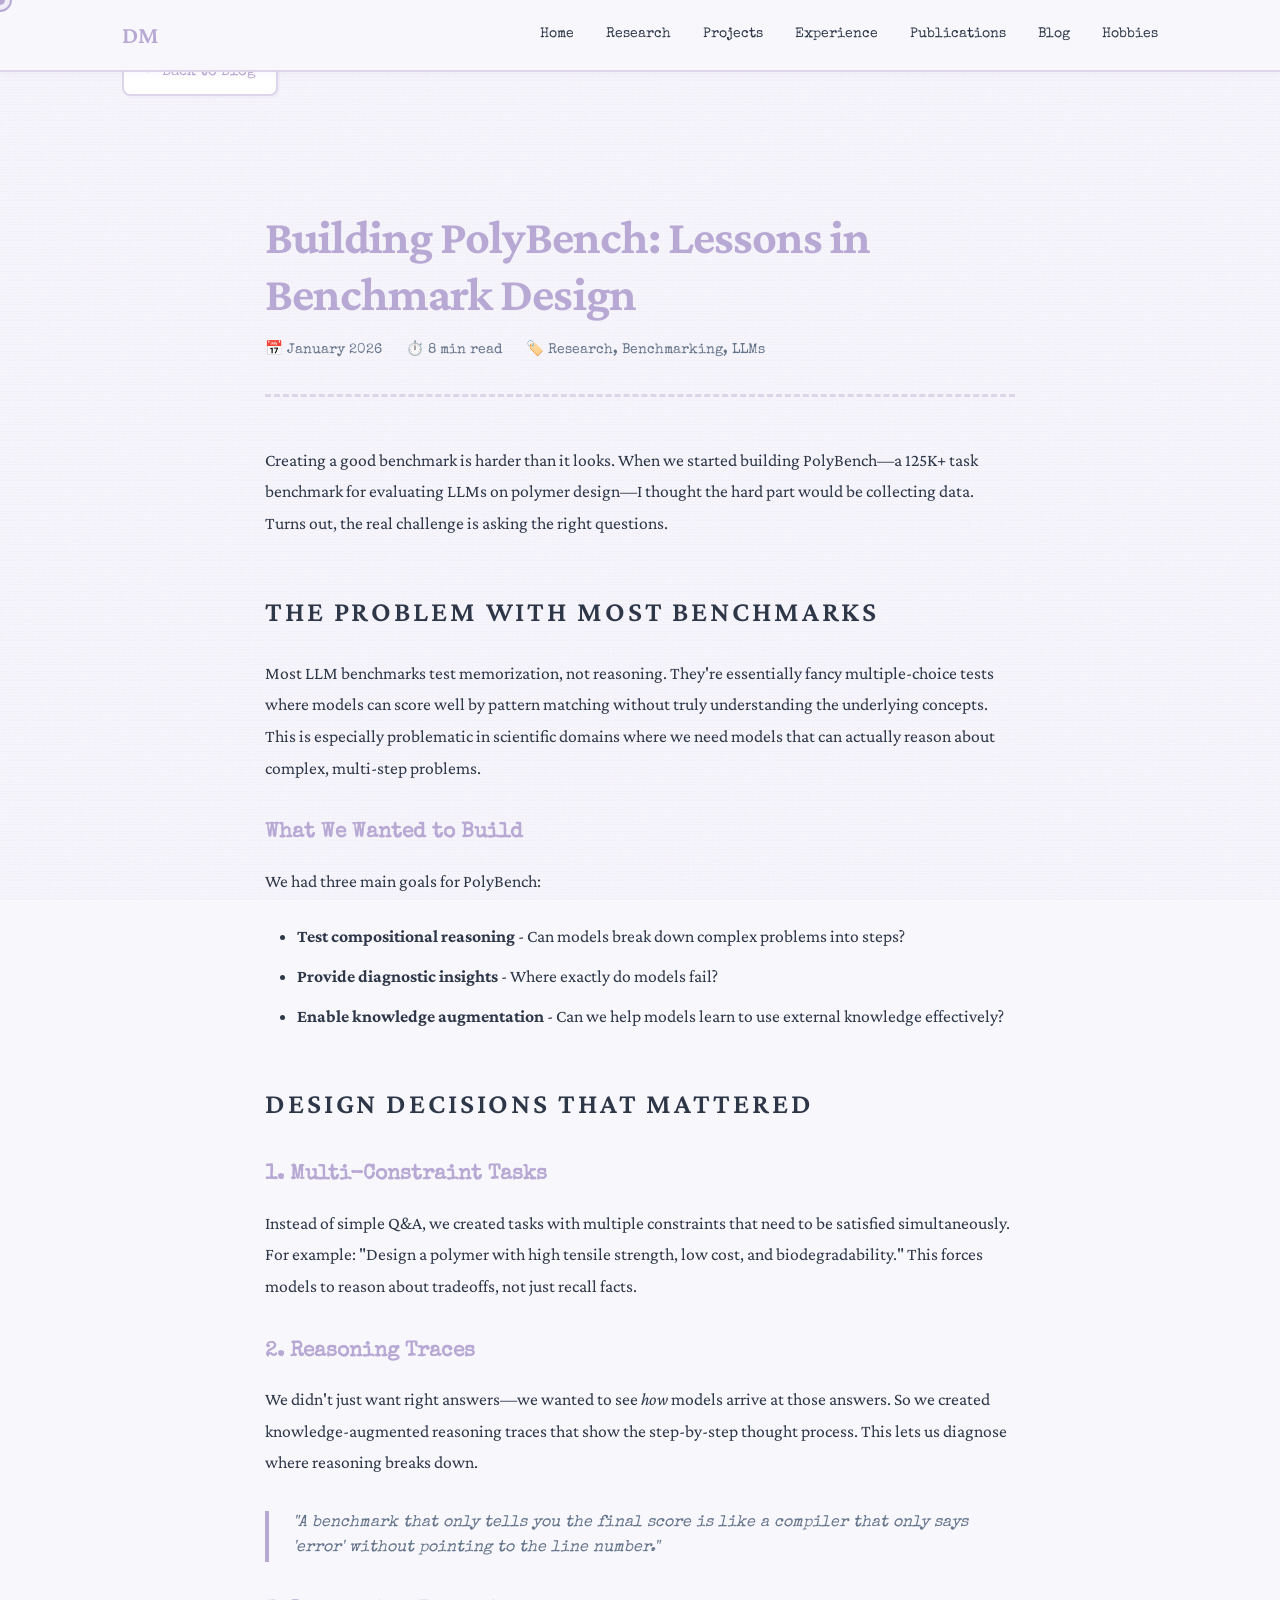
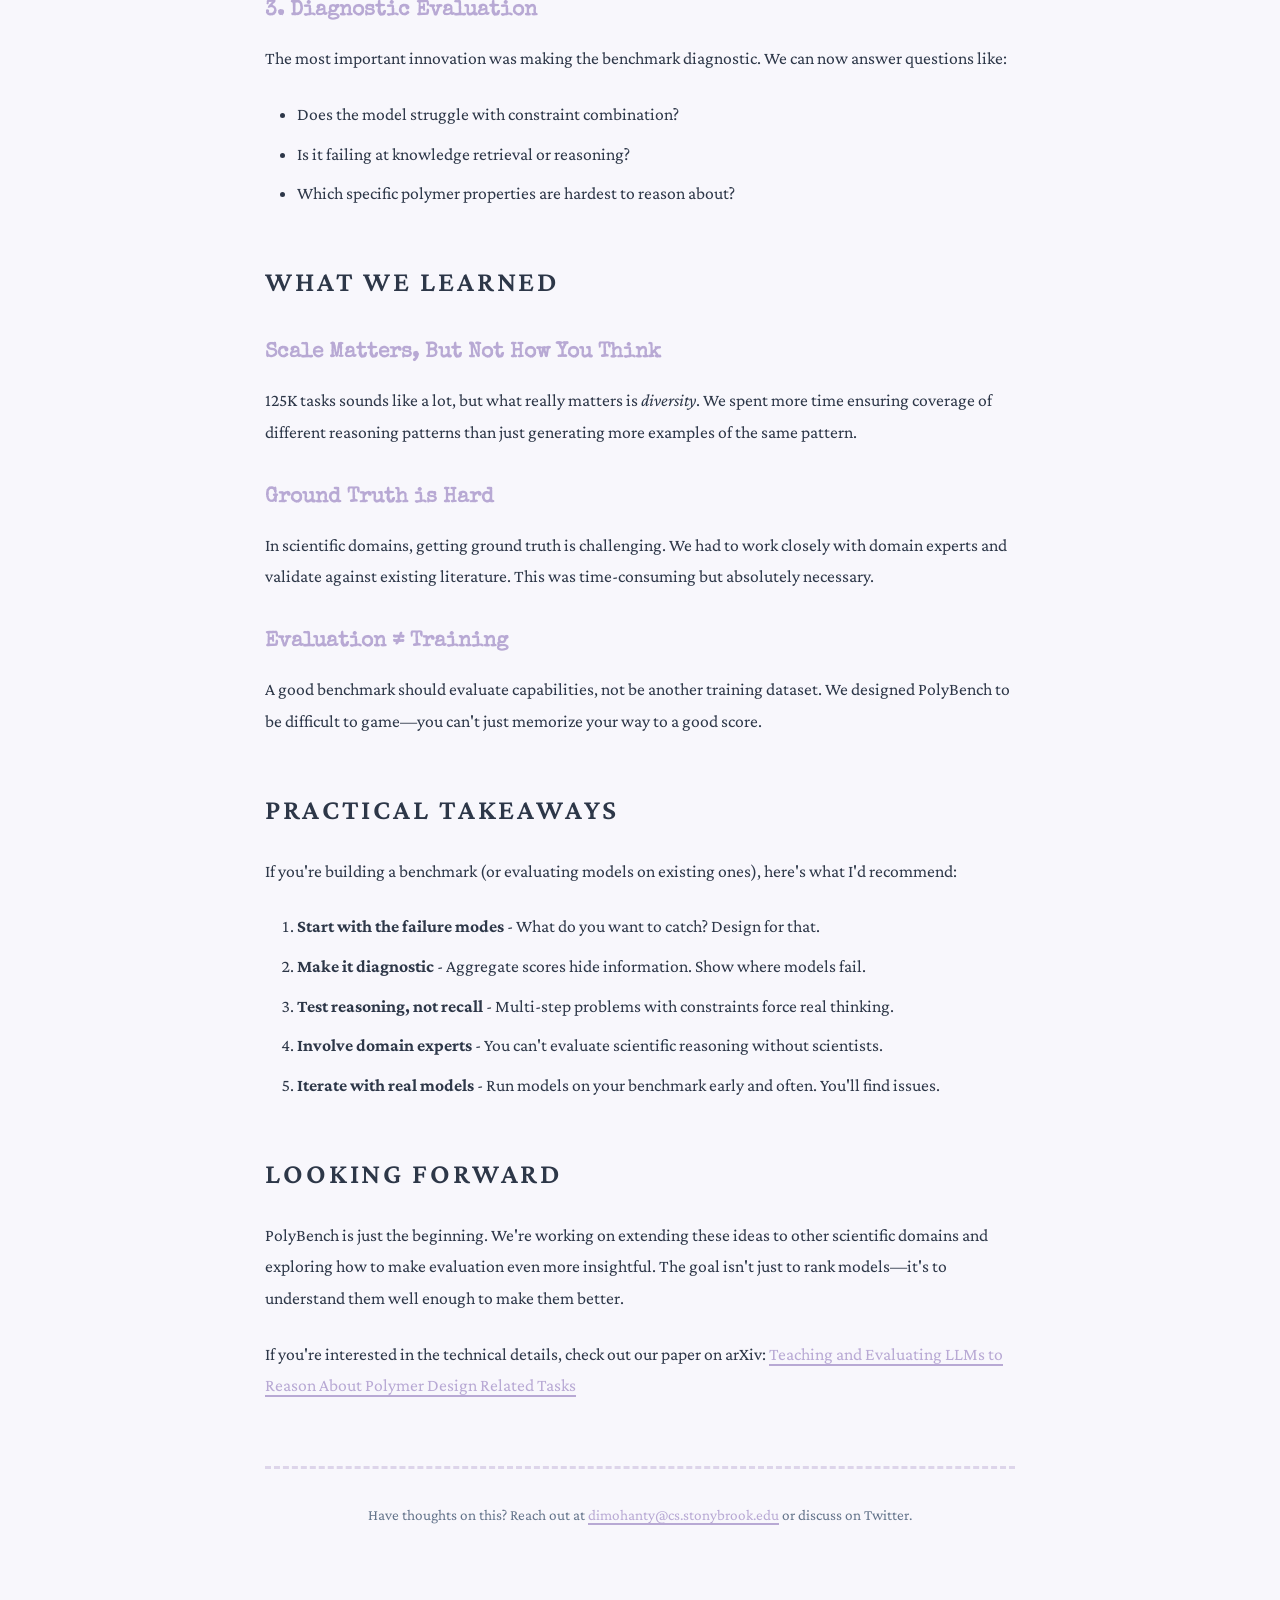
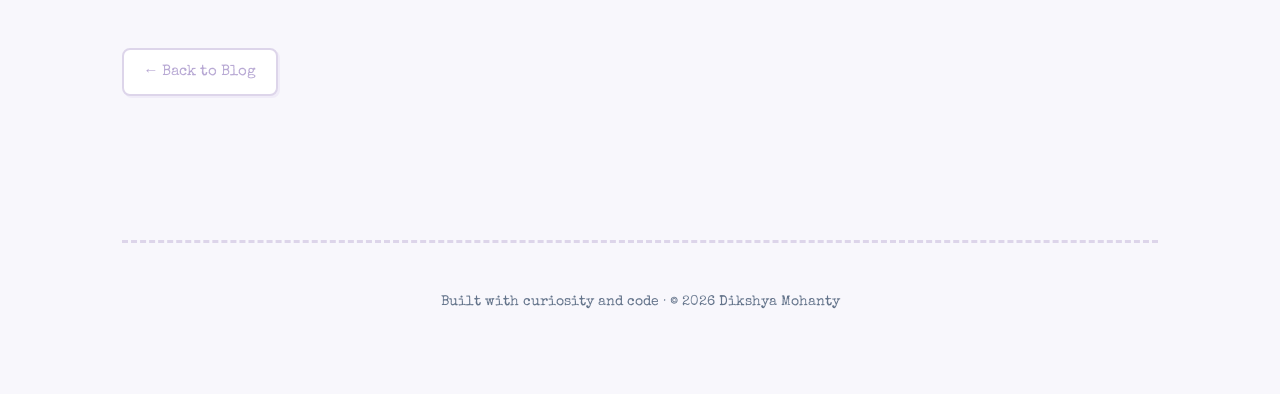
<file: pages/blog/polybench-lessons.html>
<!DOCTYPE html>
<html lang="en">
<head>
    <meta charset="UTF-8">
    <meta name="viewport" content="width=device-width, initial-scale=1.0">
    <title>Building PolyBench: Lessons in Benchmark Design · Dikshya Mohanty</title>
    <link href="https://fonts.googleapis.com/css2?family=Special+Elite&family=Crimson+Pro:wght@300;400;600&display=swap" rel="stylesheet">
    <link rel="stylesheet" href="../../css/style.css">
    <style>
        .blog-post-content {
            max-width: 750px;
            margin: 0 auto;
        }
        
        .blog-post-header {
            margin-bottom: 3rem;
            padding-bottom: 2rem;
            border-bottom: 3px dashed var(--border);
        }
        
        .blog-post-title {
            font-family: var(--serif);
            font-size: clamp(2rem, 5vw, 3rem);
            color: var(--accent);
            margin-bottom: 1rem;
            line-height: 1.2;
        }
        
        .blog-post-meta {
            display: flex;
            gap: 1.5rem;
            flex-wrap: wrap;
            color: #64748b;
            font-size: 0.9rem;
        }
        
        .blog-post-content h2 {
            font-family: var(--serif);
            font-size: 1.8rem;
            color: var(--text);
            margin: 3rem 0 1.5rem 0;
            position: relative;
            display: block;
        }
        
        .blog-post-content h2::before {
            content: '';
            margin-right: 0;
        }
        
        .blog-post-content h2::after {
            display: none;
        }
        
        .blog-post-content h3 {
            font-family: var(--mono);
            font-size: 1.3rem;
            color: var(--accent);
            margin: 2rem 0 1rem 0;
        }
        
        .blog-post-content p {
            font-family: var(--serif);
            font-size: 1.1rem;
            line-height: 1.8;
            color: var(--text);
            margin-bottom: 1.5rem;
        }
        
        .blog-post-content ul, .blog-post-content ol {
            font-family: var(--serif);
            font-size: 1.1rem;
            line-height: 1.8;
            color: var(--text);
            margin: 1.5rem 0 1.5rem 2rem;
        }
        
        .blog-post-content li {
            margin-bottom: 0.5rem;
        }
        
        .blog-post-content code {
            background: var(--subtle);
            padding: 0.2rem 0.5rem;
            border-radius: 4px;
            font-family: var(--mono);
            font-size: 0.9em;
            color: var(--accent);
        }
        
        .blog-post-content pre {
            background: var(--subtle);
            padding: 1.5rem;
            border-radius: 8px;
            overflow-x: auto;
            margin: 1.5rem 0;
            border: 2px solid var(--border);
        }
        
        .blog-post-content pre code {
            background: none;
            padding: 0;
        }
        
        .blog-post-content blockquote {
            border-left: 4px solid var(--accent);
            padding-left: 1.5rem;
            margin: 2rem 0;
            font-style: italic;
            color: #64748b;
        }
        
        .blog-post-content img {
            max-width: 100%;
            height: auto;
            border-radius: 8px;
            margin: 2rem 0;
            border: 2px solid var(--border);
        }
        
        .back-to-blog {
            display: inline-flex;
            align-items: center;
            gap: 0.5rem;
            color: var(--accent);
            text-decoration: none;
            font-size: 0.95rem;
            padding: 0.6rem 1.2rem;
            border: 2px solid var(--border);
            border-radius: 8px;
            transition: all 0.3s ease;
            background: white;
            box-shadow: 2px 2px 0 var(--subtle);
            margin-bottom: 3rem;
        }
        
        .back-to-blog:hover {
            border-color: var(--accent);
            transform: translateY(-2px);
            box-shadow: 3px 3px 0 var(--accent-dim);
        }
        
        .blog-post-footer {
            margin-top: 4rem;
            padding-top: 2rem;
            border-top: 3px dashed var(--border);
        }
    </style>
</head>
<body>
    <div class="bg-grid"></div>
    <div class="noise"></div>
    <div class="cursor"></div>
    <div class="cursor-follower"></div>

    <nav>
        <div class="nav-container">
            <a href="../../index.html" class="nav-logo">DM</a>
            <button class="mobile-menu-toggle">☰</button>
            <ul class="nav-links">
                <li><a href="../../index.html">Home</a></li>
                <li><a href="../research.html">Research</a></li>
                <li><a href="../projects.html">Projects</a></li>
                <li><a href="../experience.html">Experience</a></li>
                <li><a href="../publications.html">Publications</a></li>
                <li><a href="../blog.html">Blog</a></li>
                <li><a href="../hobbies.html">Hobbies</a></li>
            </ul>
        </div>
    </nav>

    <div class="container">
        <div class="content">
            <a href="../blog.html" class="back-to-blog">← Back to Blog</a>
            
            <article class="blog-post-content">
                <header class="blog-post-header">
                    <h1 class="blog-post-title">Building PolyBench: Lessons in Benchmark Design</h1>
                    <div class="blog-post-meta">
                        <span>📅 January 2026</span>
                        <span>⏱️ 8 min read</span>
                        <span>🏷️ Research, Benchmarking, LLMs</span>
                    </div>
                </header>

                <p>
                    Creating a good benchmark is harder than it looks. When we started building PolyBench—a 
                    125K+ task benchmark for evaluating LLMs on polymer design—I thought the hard part would 
                    be collecting data. Turns out, the real challenge is asking the right questions.
                </p>

                <h2>The Problem with Most Benchmarks</h2>

                <p>
                    Most LLM benchmarks test memorization, not reasoning. They're essentially fancy multiple-choice 
                    tests where models can score well by pattern matching without truly understanding the underlying 
                    concepts. This is especially problematic in scientific domains where we need models that can 
                    actually reason about complex, multi-step problems.
                </p>

                <h3>What We Wanted to Build</h3>

                <p>
                    We had three main goals for PolyBench:
                </p>

                <ul>
                    <li><strong>Test compositional reasoning</strong> - Can models break down complex problems into steps?</li>
                    <li><strong>Provide diagnostic insights</strong> - Where exactly do models fail?</li>
                    <li><strong>Enable knowledge augmentation</strong> - Can we help models learn to use external knowledge effectively?</li>
                </ul>

                <h2>Design Decisions That Mattered</h2>

                <h3>1. Multi-Constraint Tasks</h3>

                <p>
                    Instead of simple Q&A, we created tasks with multiple constraints that need to be satisfied 
                    simultaneously. For example: "Design a polymer with high tensile strength, low cost, and 
                    biodegradability." This forces models to reason about tradeoffs, not just recall facts.
                </p>

                <h3>2. Reasoning Traces</h3>

                <p>
                    We didn't just want right answers—we wanted to see <em>how</em> models arrive at those answers. 
                    So we created knowledge-augmented reasoning traces that show the step-by-step thought process. 
                    This lets us diagnose where reasoning breaks down.
                </p>

                <blockquote>
                    "A benchmark that only tells you the final score is like a compiler that only says 'error' 
                    without pointing to the line number."
                </blockquote>

                <h3>3. Diagnostic Evaluation</h3>

                <p>
                    The most important innovation was making the benchmark diagnostic. We can now answer questions like:
                </p>

                <ul>
                    <li>Does the model struggle with constraint combination?</li>
                    <li>Is it failing at knowledge retrieval or reasoning?</li>
                    <li>Which specific polymer properties are hardest to reason about?</li>
                </ul>

                <h2>What We Learned</h2>

                <h3>Scale Matters, But Not How You Think</h3>

                <p>
                    125K tasks sounds like a lot, but what really matters is <em>diversity</em>. We spent more time 
                    ensuring coverage of different reasoning patterns than just generating more examples of the same pattern.
                </p>

                <h3>Ground Truth is Hard</h3>

                <p>
                    In scientific domains, getting ground truth is challenging. We had to work closely with domain 
                    experts and validate against existing literature. This was time-consuming but absolutely necessary.
                </p>

                <h3>Evaluation ≠ Training</h3>

                <p>
                    A good benchmark should evaluate capabilities, not be another training dataset. We designed PolyBench 
                    to be difficult to game—you can't just memorize your way to a good score.
                </p>

                <h2>Practical Takeaways</h2>

                <p>
                    If you're building a benchmark (or evaluating models on existing ones), here's what I'd recommend:
                </p>

                <ol>
                    <li><strong>Start with the failure modes</strong> - What do you want to catch? Design for that.</li>
                    <li><strong>Make it diagnostic</strong> - Aggregate scores hide information. Show where models fail.</li>
                    <li><strong>Test reasoning, not recall</strong> - Multi-step problems with constraints force real thinking.</li>
                    <li><strong>Involve domain experts</strong> - You can't evaluate scientific reasoning without scientists.</li>
                    <li><strong>Iterate with real models</strong> - Run models on your benchmark early and often. You'll find issues.</li>
                </ol>

                <h2>Looking Forward</h2>

                <p>
                    PolyBench is just the beginning. We're working on extending these ideas to other scientific domains 
                    and exploring how to make evaluation even more insightful. The goal isn't just to rank models—it's 
                    to understand them well enough to make them better.
                </p>

                <p>
                    If you're interested in the technical details, check out our paper on arXiv: 
                    <a href="https://arxiv.org/abs/2601.16312" class="text-link" target="_blank">Teaching and Evaluating 
                    LLMs to Reason About Polymer Design Related Tasks</a>
                </p>

                <footer class="blog-post-footer">
                    <p style="color: #64748b; font-size: 0.95rem;">
                        Have thoughts on this? Reach out at 
                        <a href="mailto:dimohanty@cs.stonybrook.edu" class="text-link">dimohanty@cs.stonybrook.edu</a> 
                        or discuss on Twitter.
                    </p>
                </footer>
            </article>

            <a href="../blog.html" class="back-to-blog" style="margin-top: 3rem;">← Back to Blog</a>
        </div>

        <footer style="margin-top: 6rem;">
            <p>Built with curiosity and code · © 2026 Dikshya Mohanty</p>
        </footer>
    </div>

    <div class="scroll-indicator" onclick="window.scrollTo({top: 0, behavior: 'smooth'})">
        ↑
    </div>

    <script src="../../js/main.js"></script>
</body>
</html>
</file>
<file: css/style.css>
* {
    margin: 0;
    padding: 0;
    box-sizing: border-box;
}

:root {
    --bg: #f8f7fc;
    --text: #2d3748;
    --text-secondary: #64748b;
    --accent: #b8a9d4;
    --accent-dim: #9d8aba;
    --highlight: #d4c5f0;
    --subtle: #f0ecf8;
    --border: #ddd5ea;
    --lavender: #b8a9d4;
    --mint: #a8d5ba;
    --peach: #f4c2a5;
    --rose: #c799a6;
    --mono: 'Special Elite', cursive;
    --serif: 'Crimson Pro', serif;
}

[data-theme="dark"] {
    --bg: #1a1625;
    --text: #e4e6eb;
    --text-secondary: #a8aab8;
    --accent: #b8a9d4;
    --accent-dim: #9d8aba;
    --highlight: #6b5c8a;
    --subtle: #2a2236;
    --border: #3d3548;
    --card-bg: #241e30;
}

/* Dark mode toggle */
.theme-toggle {
    position: fixed;
    bottom: 2rem;
    left: 2rem;
    width: 50px;
    height: 50px;
    border: 2px solid var(--accent);
    border-radius: 50%;
    background: var(--bg);
    display: flex;
    align-items: center;
    justify-content: center;
    cursor: pointer;
    transition: all 0.3s ease;
    z-index: 100;
    box-shadow: 3px 3px 0 var(--subtle);
    font-size: 1.3rem;
}

.theme-toggle:hover {
    transform: scale(1.1);
    box-shadow: 4px 4px 0 var(--accent-dim);
    border-color: var(--accent-dim);
}

body {
    font-family: var(--mono);
    background: var(--bg);
    color: var(--text);
    line-height: 1.6;
    overflow-x: hidden;
}

/* Animated background */
.bg-grid {
    position: fixed;
    top: 0;
    left: 0;
    width: 100%;
    height: 100%;
    background-image: 
        repeating-linear-gradient(0deg, rgba(184, 169, 212, 0.08) 0px, transparent 1px, transparent 2px, rgba(184, 169, 212, 0.08) 3px),
        repeating-linear-gradient(90deg, rgba(212, 197, 240, 0.06) 0px, transparent 1px, transparent 2px, rgba(212, 197, 240, 0.06) 3px);
    background-size: 40px 40px;
    pointer-events: none;
    z-index: 0;
    animation: gridMove 30s linear infinite;
}

@keyframes gridMove {
    0% { transform: translate(0, 0); }
    100% { transform: translate(40px, 40px); }
}

.noise {
    position: fixed;
    top: 0;
    left: 0;
    width: 100%;
    height: 100%;
    pointer-events: none;
    opacity: 0.015;
    z-index: 1;
    background-image: url("data:image/svg+xml,%3Csvg viewBox='0 0 200 200' xmlns='http://www.w3.org/2000/svg'%3E%3Cfilter id='noise'%3E%3CfeTurbulence type='fractalNoise' baseFrequency='0.9' numOctaves='4' stitchTiles='stitch'/%3E%3C/filter%3E%3Crect width='100%25' height='100%25' filter='url(%23noise)' fill='%23b8a9d4'/%3E%3C/svg%3E");
    mix-blend-mode: multiply;
}

.container {
    position: relative;
    z-index: 2;
    max-width: 1100px;
    margin: 0 auto;
    padding: 2rem;
}

/* Navigation */
nav {
    position: fixed;
    top: 0;
    left: 0;
    width: 100%;
    background: rgba(248, 247, 252, 0.95);
    backdrop-filter: blur(10px);
    border-bottom: 2px solid var(--border);
    box-shadow: 0 2px 8px rgba(184, 169, 212, 0.1);
    z-index: 1000;
    padding: 1rem 0;
}

[data-theme="dark"] nav {
    background: rgba(26, 22, 37, 0.95);
    box-shadow: 0 2px 8px rgba(184, 169, 212, 0.2);
}

.nav-container {
    max-width: 1100px;
    margin: 0 auto;
    padding: 0 2rem;
    display: flex;
    justify-content: space-between;
    align-items: center;
}

.nav-logo {
    font-family: var(--serif);
    font-size: 1.5rem;
    color: var(--accent);
    text-decoration: none;
    font-weight: 600;
    transition: all 0.3s ease;
}

.nav-logo:hover {
    color: var(--text);
}

.nav-links {
    display: flex;
    gap: 2rem;
    list-style: none;
}

.nav-links a {
    color: var(--text);
    text-decoration: none;
    font-size: 0.9rem;
    transition: all 0.3s ease;
    position: relative;
}

.nav-links a::after {
    content: '';
    position: absolute;
    bottom: -5px;
    left: 0;
    width: 0;
    height: 3px;
    background: linear-gradient(90deg, var(--accent), var(--highlight));
    transition: width 0.3s ease;
    border-radius: 2px;
}

.nav-links a:hover::after,
.nav-links a.active::after {
    width: 100%;
}

.nav-links a.active {
    color: var(--accent);
}

.mobile-menu-toggle {
    display: none;
    background: none;
    border: none;
    color: var(--accent);
    font-size: 1.5rem;
    cursor: pointer;
}

/* Dropdown menu */
.nav-dropdown {
    position: relative;
}

.dropdown-toggle {
    cursor: pointer;
    display: flex;
    align-items: center;
    gap: 0.3rem;
}

.dropdown-toggle::after {
    content: '▾';
    font-size: 0.8rem;
    transition: transform 0.3s ease;
}

.dropdown-menu {
    position: absolute;
    top: calc(100% + 1rem);
    right: 0;
    background: rgba(248, 247, 252, 0.98);
    border: 2px solid var(--border);
    border-radius: 8px;
    box-shadow: 4px 4px 0 var(--subtle);
    min-width: 200px;
    opacity: 0;
    visibility: hidden;
    transform: translateY(-10px);
    transition: all 0.3s ease;
    z-index: 1000;
}

[data-theme="dark"] .dropdown-menu {
    background: rgba(36, 30, 48, 0.98);
}

.nav-dropdown:hover .dropdown-menu {
    opacity: 1;
    visibility: visible;
    transform: translateY(0);
}

.dropdown-menu a {
    display: flex;
    align-items: center;
    gap: 0.5rem;
    padding: 0.8rem 1.2rem;
    color: var(--text);
    text-decoration: none;
    transition: all 0.3s ease;
    border-bottom: 1px solid var(--border);
}

.dropdown-menu a:last-child {
    border-bottom: none;
}

.dropdown-menu a:hover {
    background: var(--subtle);
    color: var(--accent);
}

.dropdown-menu a::after {
    display: none;
}

/* Header */
header {
    display: flex;
    flex-direction: column;
    justify-content: flex-start;
    padding: 4rem 0 2rem;
    position: relative;
}

.glitch-wrapper {
    position: relative;
}

h1 {
    font-family: var(--serif);
    font-size: clamp(3rem, 10vw, 6rem);
    font-weight: 700;
    line-height: 1.1;
    margin-bottom: 1rem;
    letter-spacing: -0.02em;
}

.name-first {
    color: var(--accent);
    display: block;
    animation: fadeInUp 1s ease-out 0.2s backwards;
}

.name-last {
    color: var(--text);
    display: block;
    animation: fadeInUp 1s ease-out 0.4s backwards;
}

@keyframes fadeInUp {
    from {
        opacity: 0;
        transform: translateY(30px);
    }
    to {
        opacity: 1;
        transform: translateY(0);
    }
}

.tagline {
    font-size: clamp(0.9rem, 2vw, 1.1rem);
    color: var(--accent-dim);
    margin-bottom: 2rem;
    font-weight: 300;
    letter-spacing: 0.05em;
    text-transform: uppercase;
    animation: fadeInUp 1s ease-out 0.6s backwards;
}

.intro {
    font-family: var(--serif);
    font-size: clamp(1.2rem, 2.5vw, 1.8rem);
    margin-bottom: 3rem;
    line-height: 1.5;
    font-weight: 300;
    animation: fadeInUp 1s ease-out 0.8s backwards;
    padding: 1.5rem;
    background: var(--bg);
    border: 2px dashed var(--border);
    border-radius: 12px;
    box-shadow: 3px 3px 0 var(--subtle);
}

[data-theme="dark"] .intro {
    background: var(--card-bg);
}

.intro em {
    color: var(--accent);
    font-style: normal;
    font-weight: 600;
    background: linear-gradient(120deg, rgba(184, 169, 212, 0.2) 0%, rgba(184, 169, 212, 0.2) 100%);
    padding: 0 0.3rem;
    border-radius: 4px;
}

/* Links */
.links {
    display: flex;
    gap: 0.6rem;
    flex-wrap: wrap;
    animation: fadeInUp 1s ease-out 1s backwards;
    margin-bottom: 2rem;
}

.link-item {
    display: flex;
    align-items: center;
    gap: 0.5rem;
    color: var(--text);
    text-decoration: none;
    font-size: 0.85rem;
    padding: 0.5rem 0.9rem;
    border: 2px solid var(--border);
    border-radius: 8px;
    transition: all 0.3s ease;
    position: relative;
    overflow: hidden;
    background: var(--bg);
    box-shadow: 2px 2px 0 var(--subtle);
}

[data-theme="dark"] .link-item {
    background: var(--card-bg);
}

.link-item::before {
    content: '';
    position: absolute;
    top: 0;
    left: -100%;
    width: 100%;
    height: 100%;
    background: var(--accent);
    transition: left 0.3s ease;
    z-index: -1;
    opacity: 0.3;
}

.link-item:hover::before {
    left: 0;
}

.link-item:hover {
    border-color: var(--accent);
    transform: translateY(-2px);
    box-shadow: 3px 3px 0 var(--accent-dim);
}

/* Link dropdown (header) */
.link-dropdown {
    position: relative;
}

.link-dropdown-toggle {
    font-family: var(--mono);
    font-size: 0.85rem;
    cursor: pointer;
    background: none;
}

.link-dropdown-arrow {
    font-size: 0.75rem;
    transition: transform 0.3s ease;
    display: inline-block;
}

.link-dropdown:hover .link-dropdown-arrow,
.link-dropdown.active .link-dropdown-arrow {
    transform: rotate(180deg);
}

.link-dropdown-menu {
    position: absolute;
    top: calc(100% + 0.5rem);
    left: 0;
    background: rgba(248, 247, 252, 0.98);
    border: 2px solid var(--border);
    border-radius: 8px;
    box-shadow: 4px 4px 0 var(--subtle);
    min-width: 180px;
    opacity: 0;
    visibility: hidden;
    transform: translateY(-10px);
    transition: all 0.3s ease;
    z-index: 100;
}

[data-theme="dark"] .link-dropdown-menu {
    background: rgba(36, 30, 48, 0.98);
}

.link-dropdown:hover .link-dropdown-menu,
.link-dropdown.active .link-dropdown-menu {
    opacity: 1;
    visibility: visible;
    transform: translateY(0);
}

.link-dropdown-item {
    display: flex;
    align-items: center;
    gap: 0.5rem;
    padding: 0.7rem 1rem;
    color: var(--text);
    text-decoration: none;
    font-family: var(--mono);
    font-size: 0.85rem;
    transition: all 0.3s ease;
    border-bottom: 1px solid var(--border);
}

.link-dropdown-item:last-child {
    border-bottom: none;
}

.link-dropdown-item:hover {
    background: var(--subtle);
    color: var(--accent);
}

/* Content sections */
.content {
    padding-top: 1rem;
}

.content section:first-child {
    margin-top: 0;
}

.descriptive-text {
    font-family: var(--serif);
    font-size: 1.1rem;
    color: var(--text);
    line-height: 1.8;
    margin-bottom: 1.5rem;
}

.descriptive-text-large {
    font-family: var(--serif);
    font-size: 1.2rem;
    color: var(--text);
    line-height: 1.6;
    margin-bottom: 2rem;
}

section {
    margin: 8rem 0;
    animation: fadeInUp 1s ease-out backwards;
}

h2 {
    font-family: var(--mono);
    font-size: clamp(1.5rem, 3vw, 2rem);
    margin-bottom: 3rem;
    position: relative;
    display: inline-block;
    font-weight: 600;
    text-transform: uppercase;
    letter-spacing: 0.1em;
}

h2::before {
    content: '❋';
    color: var(--accent);
    margin-right: 1rem;
}

h2::after {
    content: '';
    position: absolute;
    bottom: -10px;
    left: 0;
    width: 100%;
    height: 3px;
    background: linear-gradient(90deg, var(--accent), var(--highlight), transparent);
    border-radius: 2px;
}

/* Research interests */
.interests {
    display: flex;
    flex-wrap: wrap;
    gap: 1rem;
    margin-top: 2rem;
}

.interest-tag {
    padding: 0.6rem 1.2rem;
    background: var(--subtle);
    border: 2px solid var(--border);
    border-radius: 8px;
    font-size: 0.9rem;
    transition: all 0.3s ease;
    cursor: default;
    box-shadow: 2px 2px 0 var(--border);
}

.interest-tag:hover {
    background: var(--accent);
    border-color: var(--accent-dim);
    transform: translate(-2px, -2px);
    box-shadow: 4px 4px 0 var(--accent-dim);
}

.interest-tag:nth-child(3n) {
    background: rgba(199, 153, 166, 0.2);
    border-color: var(--rose);
}

.interest-tag:nth-child(3n):hover {
    background: var(--rose);
    border-color: var(--rose);
    box-shadow: 4px 4px 0 rgba(199, 153, 166, 0.5);
}

.interest-tag:nth-child(3n+1) {
    background: rgba(168, 213, 186, 0.2);
    border-color: var(--mint);
}

.interest-tag:nth-child(3n+1):hover {
    background: var(--mint);
    border-color: var(--mint);
    box-shadow: 4px 4px 0 rgba(168, 213, 186, 0.5);
}

/* Projects */
.projects-grid {
    display: grid;
    gap: 2rem;
    margin-top: 2rem;
}

.project-card {
    background: var(--bg);
    border: 2px solid var(--border);
    border-radius: 12px;
    padding: 2rem;
    transition: all 0.3s ease;
    position: relative;
    overflow: hidden;
    box-shadow: 4px 4px 0 var(--subtle);
}

[data-theme="dark"] .project-card {
    background: var(--card-bg);
}

.project-card::before {
    content: '';
    position: absolute;
    top: 0;
    left: 0;
    width: 100%;
    height: 4px;
    background: linear-gradient(90deg, var(--accent), var(--highlight), var(--mint));
    transform: scaleX(0);
    transition: transform 0.3s ease;
}

.project-card:hover::before {
    transform: scaleX(1);
}

.project-card:hover {
    background: var(--subtle);
    border-color: var(--accent);
    transform: translateY(-4px);
    box-shadow: 6px 6px 0 var(--border);
}

.project-title {
    font-family: var(--serif);
    font-size: 1.5rem;
    margin-bottom: 0.5rem;
    color: var(--accent);
    font-weight: 600;
}

.project-status {
    display: inline-block;
    font-size: 0.75rem;
    padding: 0.4rem 1rem;
    background: var(--peach);
    color: #744a2e;
    border: 2px solid #d4a078;
    border-radius: 20px;
    margin-bottom: 1rem;
    text-transform: uppercase;
    letter-spacing: 0.05em;
    font-weight: 600;
}

.project-desc {
    color: var(--text);
    line-height: 1.6;
    margin-bottom: 1rem;
}

.project-link {
    color: var(--accent);
    text-decoration: none;
    font-size: 0.9rem;
    display: inline-flex;
    align-items: center;
    gap: 0.5rem;
    transition: gap 0.3s ease;
}

.project-link:hover {
    gap: 1rem;
}

/* Experience */
.experience-list {
    margin-top: 2rem;
}

.experience-item {
    border-left: 3px dashed var(--accent);
    padding-left: 2rem;
    margin-bottom: 3rem;
    position: relative;
}

.experience-item::before {
    content: '';
    position: absolute;
    left: -8px;
    top: 0;
    width: 14px;
    height: 14px;
    background: var(--accent);
    border-radius: 50%;
    border: 3px solid var(--bg);
    box-shadow: 0 0 0 2px var(--accent);
}

.exp-header {
    display: flex;
    justify-content: space-between;
    align-items: flex-start;
    flex-wrap: wrap;
    gap: 1rem;
    margin-bottom: 0.5rem;
}

.exp-title {
    font-family: var(--serif);
    font-size: 1.3rem;
    color: var(--text);
    font-weight: 600;
}

.exp-company {
    color: var(--accent);
    font-size: 1.1rem;
}

.exp-date {
    color: var(--text-secondary);
    font-size: 0.85rem;
}

.exp-desc {
    color: var(--text);
    line-height: 1.6;
    margin-top: 1rem;
}

/* Publications */
.pub-list {
    margin-top: 2rem;
}

.pub-item {
    background: var(--bg);
    border-left: 4px solid var(--accent);
    padding: 1.5rem;
    margin-bottom: 1.5rem;
    border-radius: 8px;
    transition: all 0.3s ease;
    box-shadow: 2px 2px 0 var(--subtle);
}

[data-theme="dark"] .pub-item {
    background: var(--card-bg);
}

.pub-item:hover {
    background: var(--subtle);
    transform: translateX(4px);
    box-shadow: 4px 4px 0 var(--border);
}

.pub-title {
    font-family: var(--serif);
    font-size: 1.1rem;
    color: var(--text);
    margin-bottom: 0.5rem;
    line-height: 1.4;
}

.pub-authors {
    color: var(--text-secondary);
    font-size: 0.9rem;
    margin-bottom: 0.5rem;
}

.pub-venue {
    color: #744a2e;
    font-size: 0.85rem;
    font-weight: 600;
    background: var(--peach);
    padding: 0.2rem 0.6rem;
    border-radius: 4px;
    display: inline-block;
}

.pub-link {
    color: var(--accent);
    text-decoration: none;
    font-size: 0.85rem;
    margin-top: 0.5rem;
    display: inline-block;
}

.pub-link:hover {
    text-decoration: underline;
}

.text-link {
    color: var(--accent);
    text-decoration: none;
    border-bottom: 2px solid var(--accent);
    transition: all 0.3s ease;
}

.text-link:hover {
    color: var(--accent-dim);
    border-bottom-color: var(--accent-dim);
}

/* Blog */
.blog-grid {
    display: grid;
    gap: 2rem;
    margin-top: 2rem;
}

.blog-card {
    background: var(--bg);
    border: 2px solid var(--border);
    border-radius: 12px;
    padding: 2rem;
    transition: all 0.3s ease;
    cursor: pointer;
    box-shadow: 3px 3px 0 var(--subtle);
}

[data-theme="dark"] .blog-card {
    background: var(--card-bg);
}

.blog-card:hover {
    background: var(--subtle);
    border-color: var(--accent);
    transform: translateY(-4px);
    box-shadow: 5px 5px 0 var(--accent-dim);
}

.blog-date {
    color: var(--text-secondary);
    font-size: 0.85rem;
    margin-bottom: 0.5rem;
    text-transform: uppercase;
    letter-spacing: 0.05em;
}

.blog-title {
    font-family: var(--serif);
    font-size: 1.5rem;
    color: var(--accent);
    margin-bottom: 1rem;
    font-weight: 600;
}

.blog-excerpt {
    color: var(--text);
    line-height: 1.6;
    margin-bottom: 1rem;
}

.blog-tags {
    display: flex;
    gap: 0.5rem;
    flex-wrap: wrap;
}

.blog-tag {
    font-size: 0.75rem;
    padding: 0.3rem 0.8rem;
    background: var(--highlight);
    border: 2px solid var(--accent-dim);
    border-radius: 16px;
    color: #5a4875;
    font-weight: 600;
}

/* Hobbies */
.hobbies-grid {
    display: grid;
    grid-template-columns: repeat(auto-fit, minmax(250px, 1fr));
    gap: 2rem;
    margin-top: 2rem;
}

.hobby-card {
    background: var(--bg);
    border: 2px solid var(--border);
    border-radius: 16px;
    padding: 2rem;
    transition: all 0.3s ease;
    text-align: center;
    box-shadow: 3px 3px 0 var(--subtle);
}

[data-theme="dark"] .hobby-card {
    background: var(--card-bg);
}

.hobby-card:hover {
    background: var(--subtle);
    border-color: var(--accent);
    transform: scale(1.05) rotate(-1deg);
    box-shadow: 5px 5px 0 var(--accent-dim);
}

.hobby-icon {
    font-size: 3rem;
    margin-bottom: 1rem;
    display: block;
}

.hobby-title {
    font-family: var(--serif);
    font-size: 1.3rem;
    color: var(--accent);
    margin-bottom: 0.5rem;
}

.hobby-desc {
    color: var(--text);
    font-size: 0.9rem;
    line-height: 1.5;
}

/* Footer */
footer {
    margin-top: 8rem;
    padding: 3rem 0;
    border-top: 3px dashed var(--border);
    text-align: center;
    color: var(--text-secondary);
    font-size: 0.9rem;
}

.scroll-indicator {
    position: fixed;
    bottom: 2rem;
    right: 2rem;
    width: 50px;
    height: 50px;
    border: 3px solid var(--accent);
    border-radius: 50%;
    display: flex;
    align-items: center;
    justify-content: center;
    cursor: pointer;
    transition: all 0.3s ease;
    z-index: 100;
    background: var(--bg);
    box-shadow: 3px 3px 0 var(--accent-dim);
    font-size: 1.2rem;
    color: var(--accent);
}

[data-theme="dark"] .scroll-indicator {
    background: var(--card-bg);
}

.scroll-indicator:hover {
    background: var(--accent);
    color: white;
    transform: translateY(-3px);
    box-shadow: 5px 5px 0 var(--accent-dim);
}

@keyframes pulse {
    0%, 100% { opacity: 1; }
    50% { opacity: 0.5; }
}

/* Custom cursor effect */
@media (hover: hover) {
    body {
        cursor: url("data:image/svg+xml,%3Csvg width='24' height='24' xmlns='http://www.w3.org/2000/svg'%3E%3Ccircle cx='12' cy='12' r='10' fill='none' stroke='%23b8a9d4' stroke-width='2'/%3E%3C/svg%3E") 12 12, auto;
    }

    .cursor {
        width: 24px;
        height: 24px;
        border: 2px solid var(--accent);
        border-radius: 50%;
        position: fixed;
        pointer-events: none;
        z-index: 9999;
        transition: all 0.15s ease;
        transform: translate(-50%, -50%);
        background: rgba(184, 169, 212, 0.1);
    }

    .cursor-follower {
        width: 10px;
        height: 10px;
        background: var(--accent);
        border-radius: 50%;
        position: fixed;
        pointer-events: none;
        z-index: 9999;
        transition: all 0.2s ease;
        transform: translate(-50%, -50%);
    }
}

/* Responsive */
@media (max-width: 768px) {
    .container {
        padding: 1rem;
    }

    .nav-container {
        padding: 0 1rem;
    }

    .nav-links {
        position: fixed;
        top: 70px;
        left: 0;
        width: 100%;
        background: rgba(248, 247, 252, 0.98);
        flex-direction: column;
        gap: 0;
        padding: 1rem 0;
        border-bottom: 1px solid var(--border);
        transform: translateY(-100%);
        transition: transform 0.3s ease;
    }

    .nav-links.active {
        transform: translateY(0);
    }

    .nav-links li {
        padding: 1rem 2rem;
    }

    .mobile-menu-toggle {
        display: block;
    }

    /* Mobile dropdown */
    .dropdown-menu {
        position: static;
        opacity: 1;
        visibility: visible;
        transform: none;
        box-shadow: none;
        border: none;
        border-top: 1px solid var(--border);
        margin-top: 0.5rem;
        background: rgba(240, 236, 248, 0.5);
        display: none;
    }

    .nav-dropdown.active .dropdown-menu {
        display: block;
    }

    .dropdown-toggle {
        padding: 0.5rem 0;
    }

    .dropdown-menu a {
        padding: 0.8rem 1rem;
    }

    h1 {
        font-size: 2.5rem;
    }

    .intro {
        font-size: 1.1rem;
    }

    .links {
        gap: 1rem;
    }

    .exp-header {
        flex-direction: column;
        gap: 0.5rem;
    }

    section {
        margin: 5rem 0;
    }

    .hobbies-grid {
        grid-template-columns: 1fr;
    }
}
</file>
